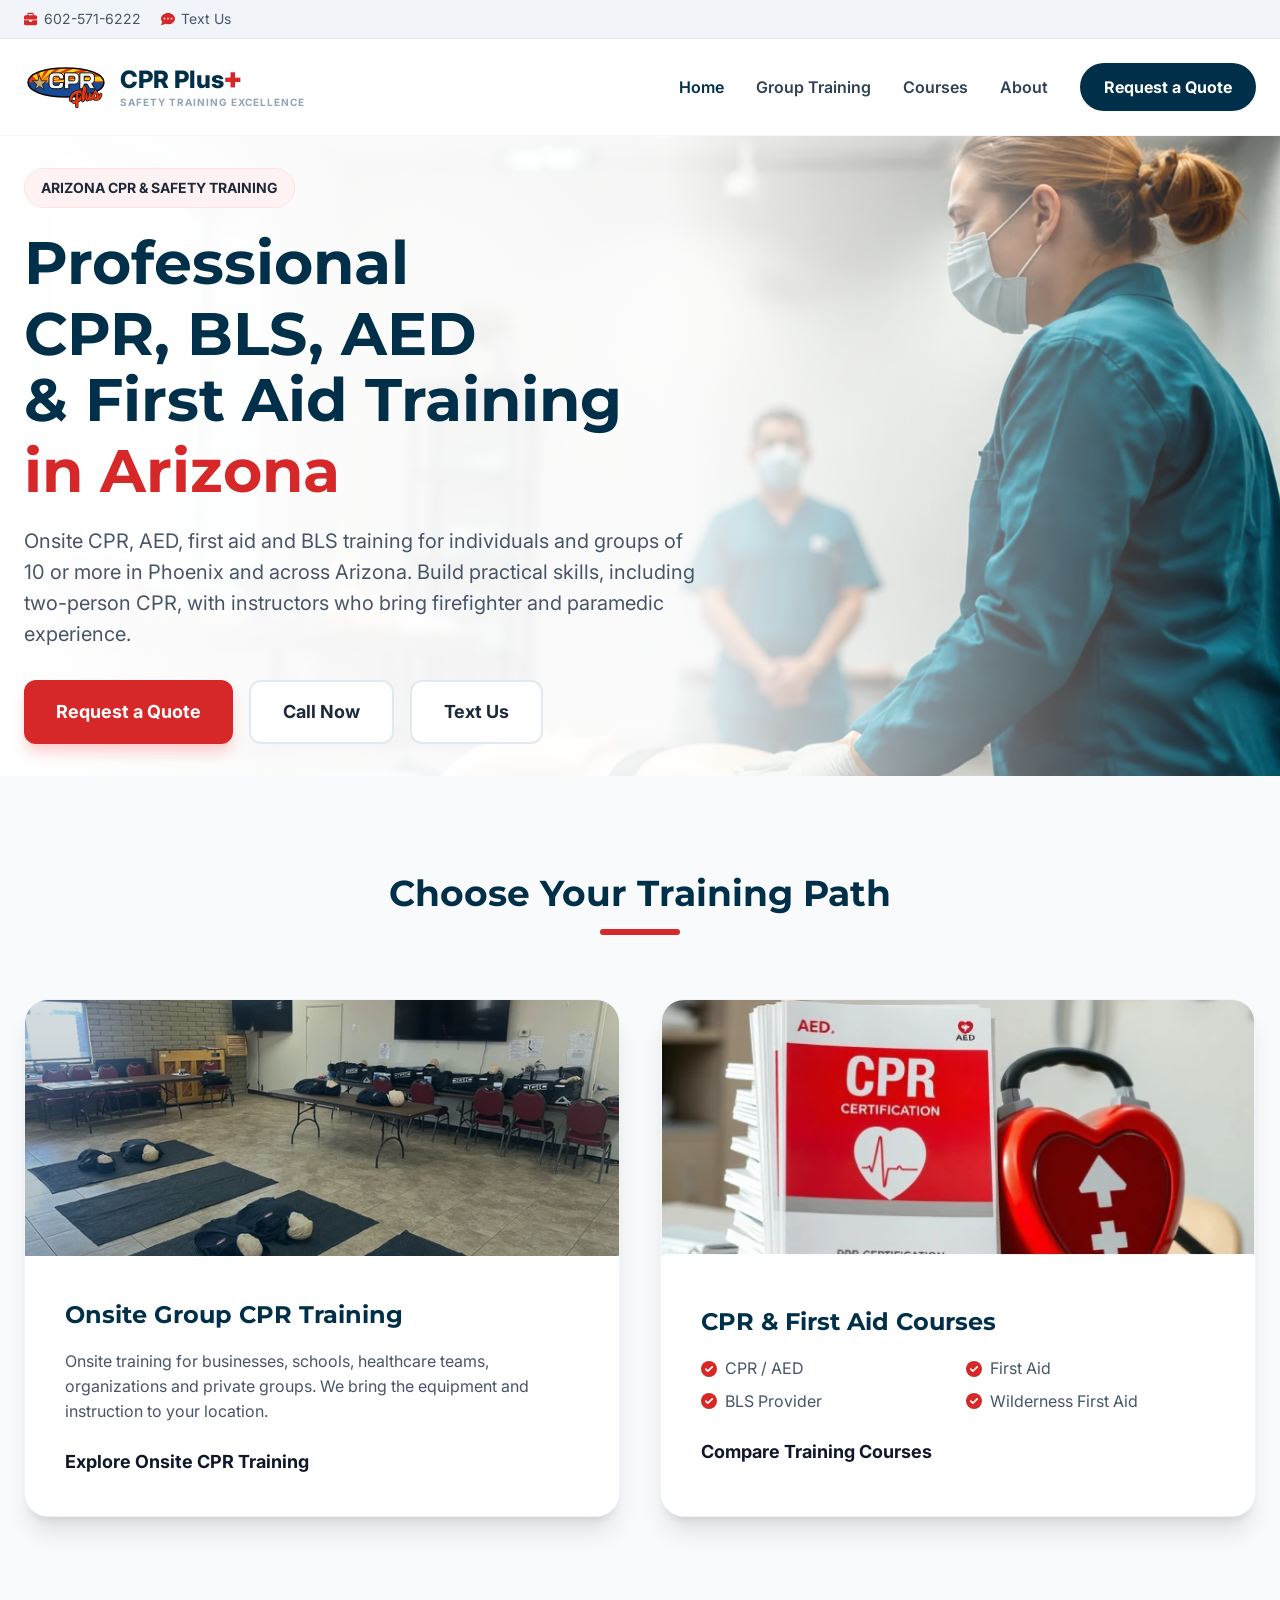
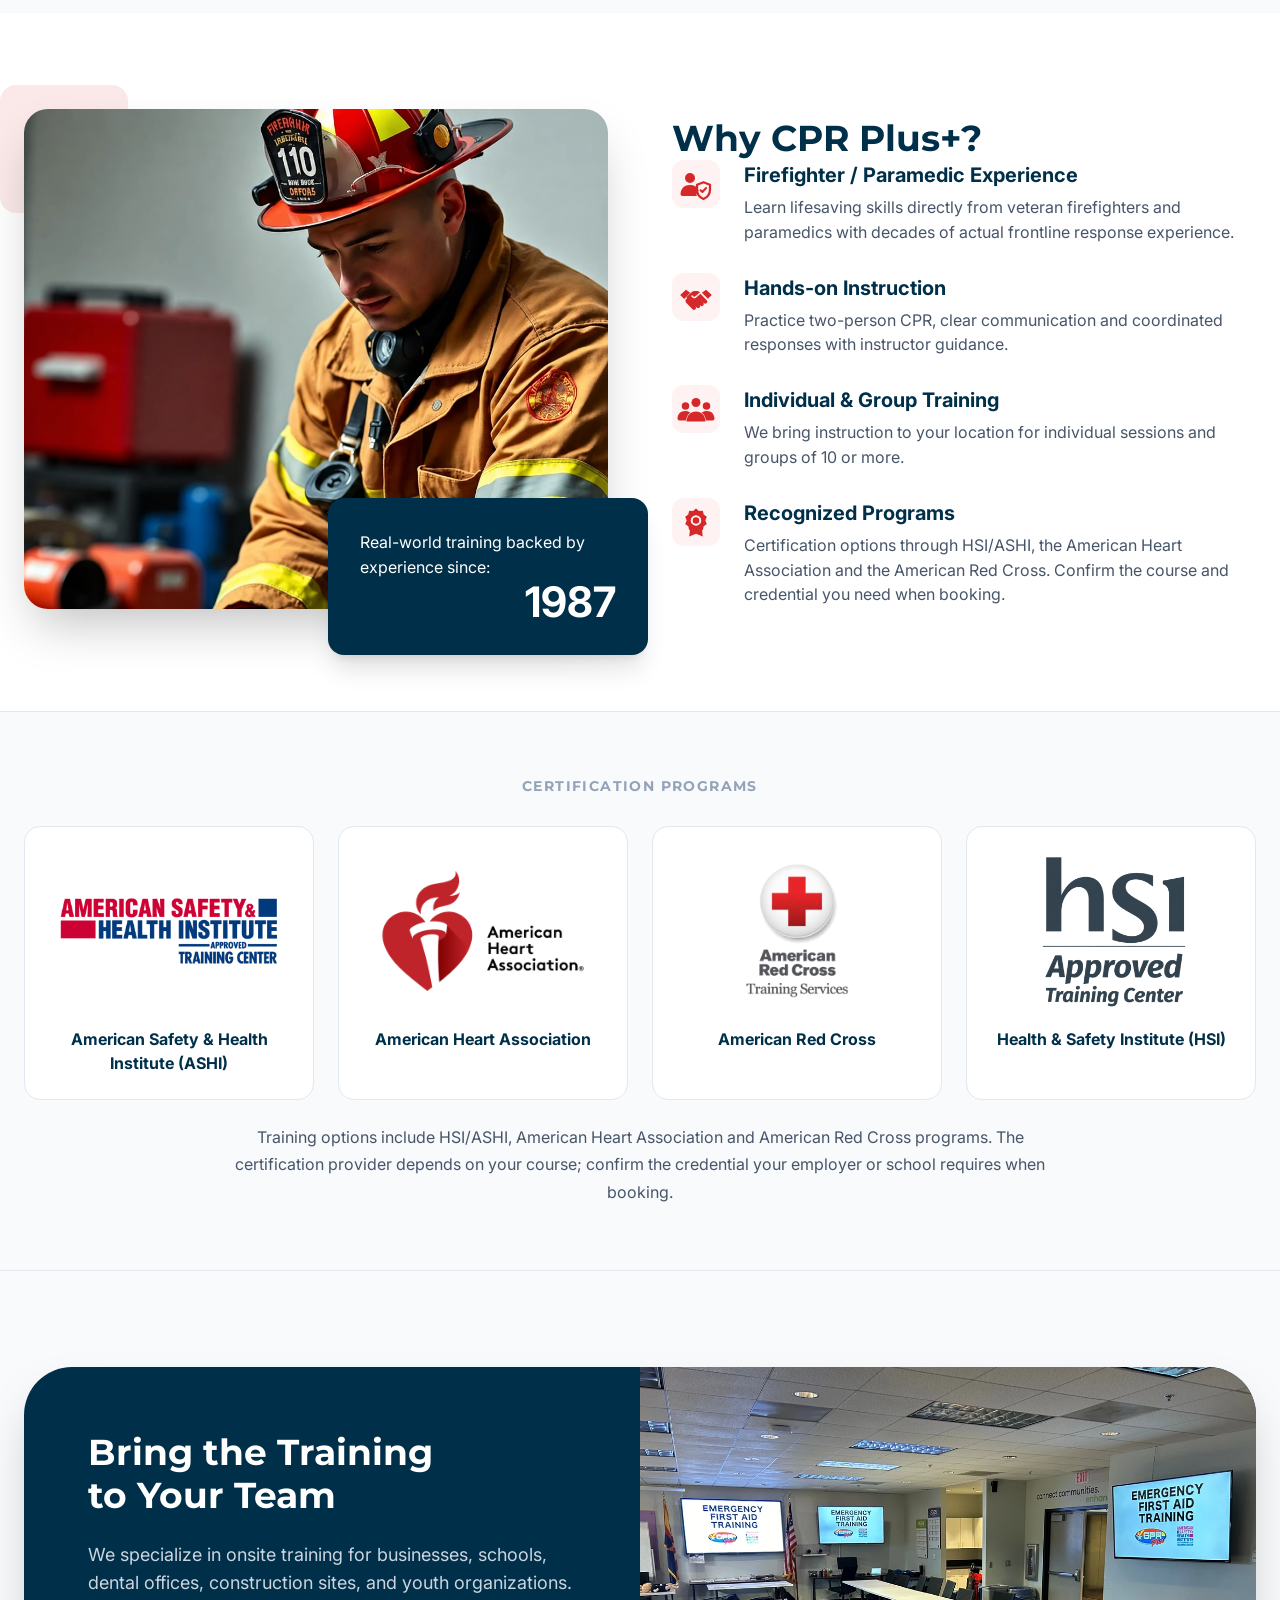
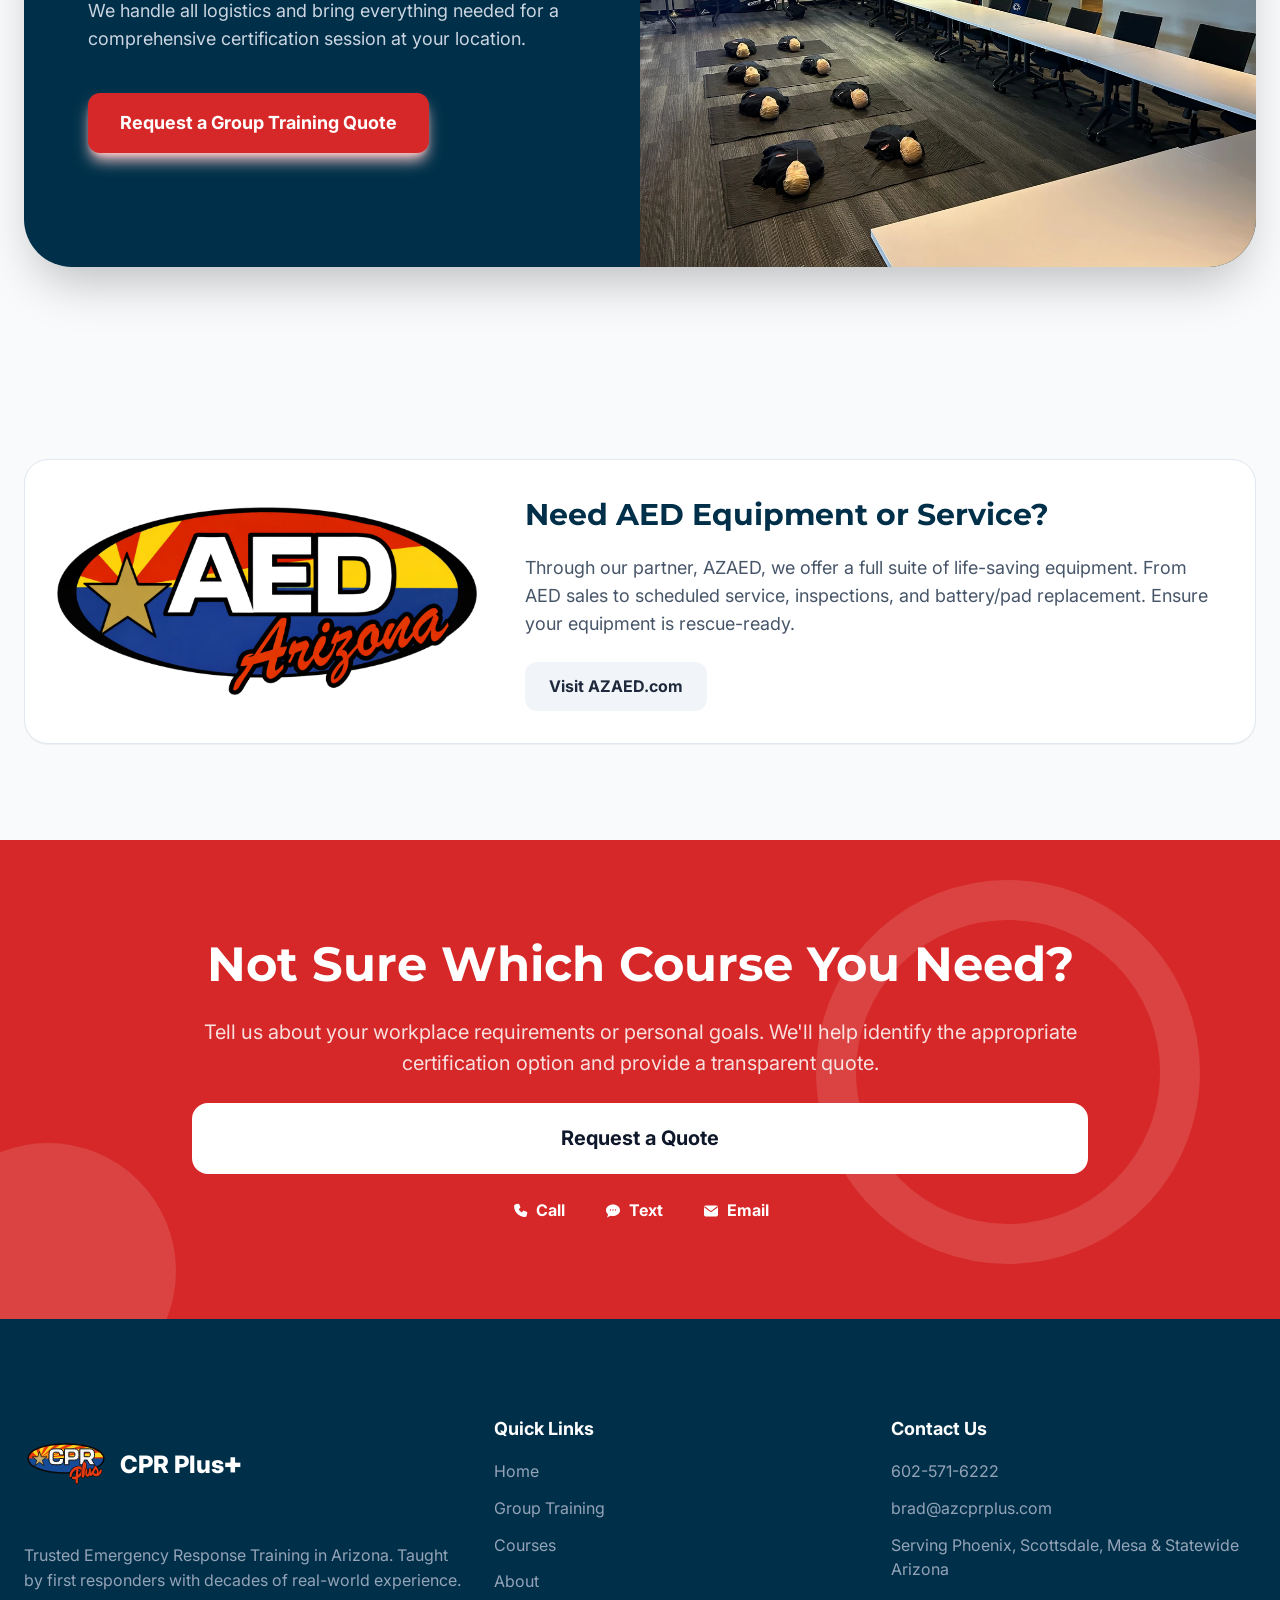
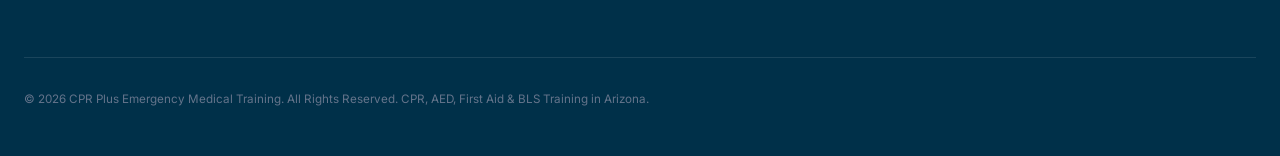
<file: index.html>
<!DOCTYPE html>
<html lang="en">

<head>
  <meta charset="UTF-8">
  <meta name="viewport" content="width=device-width, initial-scale=1.0">
  <title>CPR &amp; First Aid Training in Phoenix, AZ | CPR Plus+</title>
  <meta name="description"
    content="Onsite CPR training in Phoenix and Arizona for individuals and groups of 10+. Certification through HSI, American Heart Association and American Red Cross.">
  <meta name="robots" content="index, follow, max-image-preview:large">
  <link rel="canonical" href="https://azcprplus.com/">
  <meta property="og:type" content="website">
  <meta property="og:site_name" content="CPR Plus+">
  <meta property="og:title" content="CPR &amp; First Aid Training in Phoenix, AZ | CPR Plus+">
  <meta property="og:description"
    content="Onsite CPR training in Phoenix and Arizona for individuals and groups of 10+. Certification options from leading training organizations.">
  <meta property="og:url" content="https://azcprplus.com/">
  <meta property="og:image" content="https://azcprplus.com/img/cpr-plus-hero-home.webp">
  <meta property="og:image:alt" content="CPR Plus+ instructor leading CPR training in Arizona">
  <meta name="twitter:card" content="summary_large_image">
  <meta name="twitter:title" content="CPR &amp; First Aid Training in Phoenix, AZ | CPR Plus+">
  <meta name="twitter:description" content="Onsite CPR, AED, first aid and BLS training in Arizona.">
  <meta name="twitter:image" content="https://azcprplus.com/img/cpr-plus-hero-home.webp">
  <link rel="icon" type="image/svg+xml" href="img/cpr-plus-logo3.svg">
  <link rel="preconnect" href="https://fonts.googleapis.com">
  <link rel="preconnect" href="https://fonts.gstatic.com" crossorigin>
  <link
    href="https://fonts.googleapis.com/css2?family=Inter:wght@400;500;700;800&family=Montserrat:wght@700;800&display=swap"
    rel="stylesheet">
  <link rel="stylesheet" href="styles.css?v=20260914-certifications">
  <script type="application/ld+json">
  {
    "@context": "https://schema.org",
    "@graph": [
      {
        "@type": "WebSite",
        "@id": "https://azcprplus.com/#website",
        "url": "https://azcprplus.com/",
        "name": "CPR Plus+",
        "publisher": { "@id": "https://azcprplus.com/#business" },
        "inLanguage": "en-US"
      },
      {
        "@type": ["LocalBusiness", "EducationalOrganization"],
        "@id": "https://azcprplus.com/#business",
        "name": "CPR Plus+",
        "legalName": "CPR Plus Emergency Medical Training",
        "url": "https://azcprplus.com/",
        "logo": "https://azcprplus.com/img/cpr-plus-logo3.svg",
        "image": "https://azcprplus.com/img/cpr-plus-hero-home.webp",
        "telephone": "+1-602-571-6222",
        "description": "Onsite CPR, AED, first aid and BLS training for individuals and groups at customer-selected locations and workplaces.",
        "foundingDate": "1991",
        "founder": { "@type": "Person", "name": "Brad Leakey" },
        "areaServed": { "@type": "State", "name": "Arizona" },
        "knowsAbout": ["CPR training", "AED training", "First aid training", "Basic Life Support", "Two-person CPR"]
      }
    ]
  }
  </script>
</head>

<body>
  <header>
    <div class="topbar">
      <div class="container topbar-inner">
        <div class="topbar-left">
          <a href="tel:+16025716222" class="topbar-item"><img class="icon-svg" src="img/nav-phone.svg"
              alt="Phone">602-571-6222</a>
          <a href="sms:+16025716222" class="topbar-item"><img class="icon-svg" src="img/nav-text-us.svg"
              alt="Message">Text
            Us</a>
        </div>
        <div class="topbar-right">
          <!-- Facebook link reserved until CPR Plus+ provides its profile URL.
          <a href="https://www.facebook.com/" aria-label="Facebook"><img class="social-icon"
              src="img/social-facebook.svg" alt="Facebook"></a>
          -->
          <!-- Instagram link reserved until CPR Plus+ provides its profile URL.
          <a href="https://www.instagram.com/" aria-label="Instagram"><img class="social-icon"
              src="img/social-instagram.svg" alt="Instagram"></a>
          -->
          <!-- LinkedIn link reserved until CPR Plus+ provides its confirmed profile URL.
          <a href="https://www.linkedin.com/" aria-label="LinkedIn"><img class="social-icon"
              src="img/social-linkedin.svg" alt="LinkedIn"></a>
          -->
        </div>
      </div>
    </div>

    <nav class="nav nav-onsite">
      <div class="container nav-inner">
        <a class="brand" href="./">
          <span class="brand-mark"><img class="brand-icon" src="img/cpr-plus-logo3.svg" alt="Logo"></span>
          <span class="brand-text">
            <strong>CPR Plus<em>+</em></strong>
            <small>SAFETY TRAINING EXCELLENCE</small>
          </span>
        </a>
        <button class="nav-toggle" type="button" aria-label="Toggle navigation" aria-expanded="false">
          <span></span>
          <span></span>
          <span></span>
        </button>
        <div class="nav-onsite-right">
          <div class="nav-links">
            <a class="is-active" href="./">Home</a>
            <a href="group-training.html">Group Training</a>
            <a href="courses.html">Courses</a>
            <a href="about.html">About</a>
          </div>
          <a class="btn btn-pill btn-dark" href="about.html#quote-form">Request a Quote</a>
        </div>
      </div>
    </nav>
  </header>

  <main>
    <section class="hero">
      <img class="hero-bg" src="img/cpr-plus-hero-home.webp" alt="CPR training professionals"
        srcset="img/cpr-plus-hero-home-639w.webp 639w, img/cpr-plus-hero-home-1278w.webp 1278w, img/cpr-plus-hero-home.webp 1881w"
        sizes="(max-width: 760px) 1620px, (max-width: 1440px) 1440px, 100vw"
        width="1881" height="836" fetchpriority="high">
      <div class="hero-fade"></div>
      <div class="container">
        <div class="hero-content">
          <span class="badge">ARIZONA CPR & SAFETY TRAINING</span>
          <h1>
            <span class="headline-line">Professional</span>
            <span class="headline-line"><span class="headline-nowrap">CPR, BLS, AED</span> <span
                class="headline-nowrap">&amp; First Aid Training</span></span>
            <span class="headline-line"><span class="headline-nowrap">in</span> <span>Arizona</span></span>
          </h1>
          <p>Onsite CPR, AED, first aid and BLS training for individuals and groups of 10 or more in Phoenix and across Arizona.
            Build practical skills, including two-person CPR, with instructors who bring firefighter and paramedic experience.</p>
          <div class="cta-row">
            <a class="btn btn-red" href="about.html#quote-form">Request a Quote</a>
            <a class="btn btn-outline" href="tel:+16025716222">Call Now</a>
            <a class="btn btn-outline" href="sms:+16025716222">Text Us</a>
          </div>
        </div>
      </div>
    </section>

    <section class="training section-pad bg-soft">
      <div class="container">
        <div class="section-head">
          <h2>Choose Your Training Path</h2>
          <span class="accent-line"></span>
        </div>
        <div class="cards two-up">
          <article class="card">
            <div class="card-media card-media-dim">
              <img src="img/class_setup2.webp" alt="Onsite group CPR training"
                srcset="img/class_setup2-640w.webp 640w, img/class_setup2-1280w.webp 1280w, img/class_setup2.webp 2400w"
                sizes="(max-width: 760px) calc(100vw - 32px), (max-width: 1100px) calc(100vw - 48px), 640px"
                width="4032" height="3024" loading="lazy" decoding="async">
            </div>
            <div class="card-body">
              <h3>Onsite Group CPR Training</h3>
              <p>Onsite training for businesses, schools, healthcare teams, organizations and private groups. We bring
                the equipment and instruction to your location.</p>
              <a href="group-training.html" class="inline-link">Explore Onsite CPR Training</a>
            </div>
          </article>
          <article class="card">
            <img src="img/courses-offered-cpr-aed.webp" alt="Courses and CPR certification"
              width="596" height="260" loading="lazy" decoding="async">
            <div class="card-body">
              <h3>CPR &amp; First Aid Courses</h3>
              <ul class="course-list">
                <li><img class="bullet-icon" src="img/checkmark.svg" alt="">CPR / AED
                </li>
                <li><img class="bullet-icon" src="img/checkmark.svg" alt="">First Aid
                </li>
                <li><img class="bullet-icon" src="img/checkmark.svg" alt="">BLS
                  Provider</li>
                <li><img class="bullet-icon" src="img/checkmark.svg" alt="">Wilderness
                  First Aid</li>
              </ul>
              <a href="courses.html" class="inline-link">Compare Training Courses</a>
            </div>
          </article>
        </div>
      </div>
    </section>

    <section class="why section-pad">
      <div class="container two-col">
        <div class="why-image-wrap">
          <div class="shape"></div>
          <img class="why-image" src="img/firefighter-instructor.webp" alt="Firefighter instructor"
            srcset="img/firefighter-instructor-630w.webp 630w, img/firefighter-instructor.webp 1350w"
            sizes="(max-width: 760px) 760px, (max-width: 1100px) calc(100vw - 48px), 760px"
            width="1350" height="930" loading="lazy" decoding="async">
          <div class="experience-box">
            <span>Real-world training backed by experience since:</span>
            <strong>1987</strong>
          </div>
        </div>
        <div class="why-content">
          <h2>Why CPR Plus+?</h2>
          <ul class="feature-list">
            <li><img class="feature-icon" src="img/why-icon-professional-experience.svg" alt=""><strong>Firefighter /
                Paramedic
                Experience</strong>Learn lifesaving skills directly from veteran
              firefighters and paramedics with decades of actual frontline response experience.</li>
            <li><img class="feature-icon" src="img/why-icon-hands-on-instruction.svg" alt=""><strong>Hands-on
                Instruction</strong>Practice two-person CPR, clear communication and coordinated responses with
              instructor guidance.</li>
            <li><img class="feature-icon" src="img/why-icon-group-specialists.svg" alt=""><strong>Individual &amp; Group
                Training</strong>We bring instruction to your location for individual sessions and groups of 10 or more.</li>
            <li><img class="feature-icon" src="img/why-icon-recognized-certifications.svg" alt=""><strong>Recognized
                Programs</strong>Certification options through HSI/ASHI, the American Heart Association and the American Red Cross.
              Confirm the course and credential you need when booking.</li>
          </ul>
        </div>
      </div>
    </section>

    <section class="logos section-tight bg-soft border-y" aria-labelledby="certification-programs-title">
      <div class="container">
        <h2 class="eyebrow" id="certification-programs-title">Certification Programs</h2>
        <div class="logo-row">
          <figure class="certification-program">
            <img src="img/ahi_training.webp" alt="American Safety &amp; Health Institute approved training center"
              width="800" height="320" loading="lazy" decoding="async">
            <figcaption>American Safety &amp; Health Institute (ASHI)</figcaption>
          </figure>
          <figure class="certification-program">
            <img src="img/american-heart-association-training.webp" alt="American Heart Association"
              width="600" height="360" loading="lazy" decoding="async">
            <figcaption>American Heart Association</figcaption>
          </figure>
          <figure class="certification-program">
            <img src="img/arc_traiing.webp" alt="American Red Cross Training Services"
              width="800" height="800" loading="lazy" decoding="async">
            <figcaption>American Red Cross</figcaption>
          </figure>
          <figure class="certification-program">
            <img src="img/hsi_training.webp" alt="HSI approved training center"
              width="800" height="600" loading="lazy" decoding="async">
            <figcaption>Health &amp; Safety Institute (HSI)</figcaption>
          </figure>
        </div>
        <p class="certification-note">Training options include HSI/ASHI, American Heart Association and American Red Cross
          programs. The certification provider depends on your course; confirm the credential your employer or school requires when booking.</p>
      </div>
    </section>

    <section class="team-cta section-pad bg-soft">
      <div class="container cta-slab">
        <div class="slab-copy">
          <h2>Bring the Training<br>to Your Team</h2>
          <p>We specialize in onsite training for businesses, schools, dental offices, construction sites, and youth
            organizations. We handle all logistics and bring everything needed for a comprehensive certification session
            at your location.</p>
          <a class="btn btn-red" href="group-training.html#quote-form">Request a Group Training Quote</a>
        </div>
        <img class="slab-image" src="img/class_setup.webp" alt="Corporate group CPR training"
          srcset="img/class_setup-640w.webp 640w, img/class_setup-1280w.webp 1280w, img/class_setup.webp 2400w"
          sizes="(max-width: 760px) max(350px, calc(100vw - 32px)), (max-width: 1100px) calc(100vw - 48px), 670px"
          width="4032" height="3024" loading="lazy" decoding="async">
      </div>
    </section>

    <section class="aed section-pad bg-soft">
      <div class="container aed-card">
        <div class="aed-logo"><img src="img/aed_arizona_logo.webp" alt="AZAED icon"
          width="1291" height="578" loading="lazy" decoding="async"></div>
        <div class="aed-copy">
          <h3>Need AED Equipment or Service?</h3>
          <p>Through our partner, AZAED, we offer a full suite of life-saving equipment. From AED sales to scheduled
            service, inspections, and battery/pad replacement. Ensure your equipment is rescue-ready.</p>
          <a class="btn btn-soft" href="https://azaed.com/">Visit AZAED.com</a>
        </div>
      </div>
    </section>

    <section class="bottom-cta">
      <div class="orb orb-a"></div>
      <div class="orb orb-b"></div>
      <div class="container bottom-cta-content">
        <h2>Not Sure Which Course You Need?</h2>
        <p>Tell us about your workplace requirements or personal goals. We'll help identify the appropriate
          certification option and provide a transparent quote.</p>
        <a class="btn btn-light" href="about.html#quote-form">Request a Quote</a>
        <div class="contact-inline">
          <a href="tel:+16025716222"><img class="contact-icon" src="img/contact-icon-phone.svg" alt="Call">Call</a>
          <a href="sms:+16025716222"><img class="contact-icon" src="img/contact-icon-text.svg" alt="Text">Text</a>
          <a href="mailto:brad@azcprplus.com"><img class="contact-icon" src="img/contact-icon-email.svg"
              alt="Email">Email</a>
        </div>
      </div>
    </section>
  </main>

  <footer class="footer">
    <div class="container footer-grid">
      <div>
        <a class="brand footer-brand" href="./">
          <span class="brand-mark"><img class="brand-icon" src="img/cpr-plus-logo3.svg" alt="Logo"></span>
          <span class="brand-text"><strong>CPR Plus<em>+</em></strong></span>
        </a>
        <p>Trusted Emergency Response Training in Arizona. Taught by first responders with decades of
          real-world experience.</p>
      </div>
      <div>
        <h4>Quick Links</h4>
        <ul>
          <li><a href="./">Home</a></li>
          <li><a href="group-training.html">Group Training</a></li>
          <li><a href="courses.html">Courses</a></li>
          <li><a href="about.html">About</a></li>
        </ul>
      </div>
      <div>
        <h4>Contact Us</h4>
        <ul>
          <li>602-571-6222</li>
          <li>brad@azcprplus.com</li>
          <li>Serving Phoenix, Scottsdale, Mesa &amp; Statewide Arizona</li>
        </ul>
      </div>
    </div>
    <div class="container foot-bottom">
      <small>© 2026 CPR Plus Emergency Medical Training. All Rights Reserved. CPR, AED, First Aid &amp; BLS Training in Arizona.</small>
      <!-- Legal-page links reserved until approved Privacy Policy and Terms pages are supplied.
      <div><a href="privacy.html">Privacy Policy</a><a href="terms.html">Terms of Service</a></div>
      -->
    </div>
  </footer>
  <script>
    (() => {
      const setupNav = (nav) => {
        const toggle = nav.querySelector('.nav-toggle');
        const panel = nav.querySelector('.nav-onsite-right');
        if (!toggle || !panel) {
          return;
        }

        const close = () => {
          nav.classList.remove('nav-open');
          toggle.setAttribute('aria-expanded', 'false');
        };

        toggle.addEventListener('click', () => {
          const open = nav.classList.toggle('nav-open');
          toggle.setAttribute('aria-expanded', open ? 'true' : 'false');
        });

        nav.querySelectorAll('.nav-links a, .nav-onsite-right .btn').forEach((link) => {
          link.addEventListener('click', close);
        });

        window.addEventListener('resize', () => {
          if (window.innerWidth > 760) {
            close();
          }
        });

        document.addEventListener('keydown', (event) => {
          if (event.key === 'Escape') {
            close();
          }
        });
      };

      document.querySelectorAll('.nav').forEach(setupNav);
    })();
  </script>
</body>

</html>
</file>
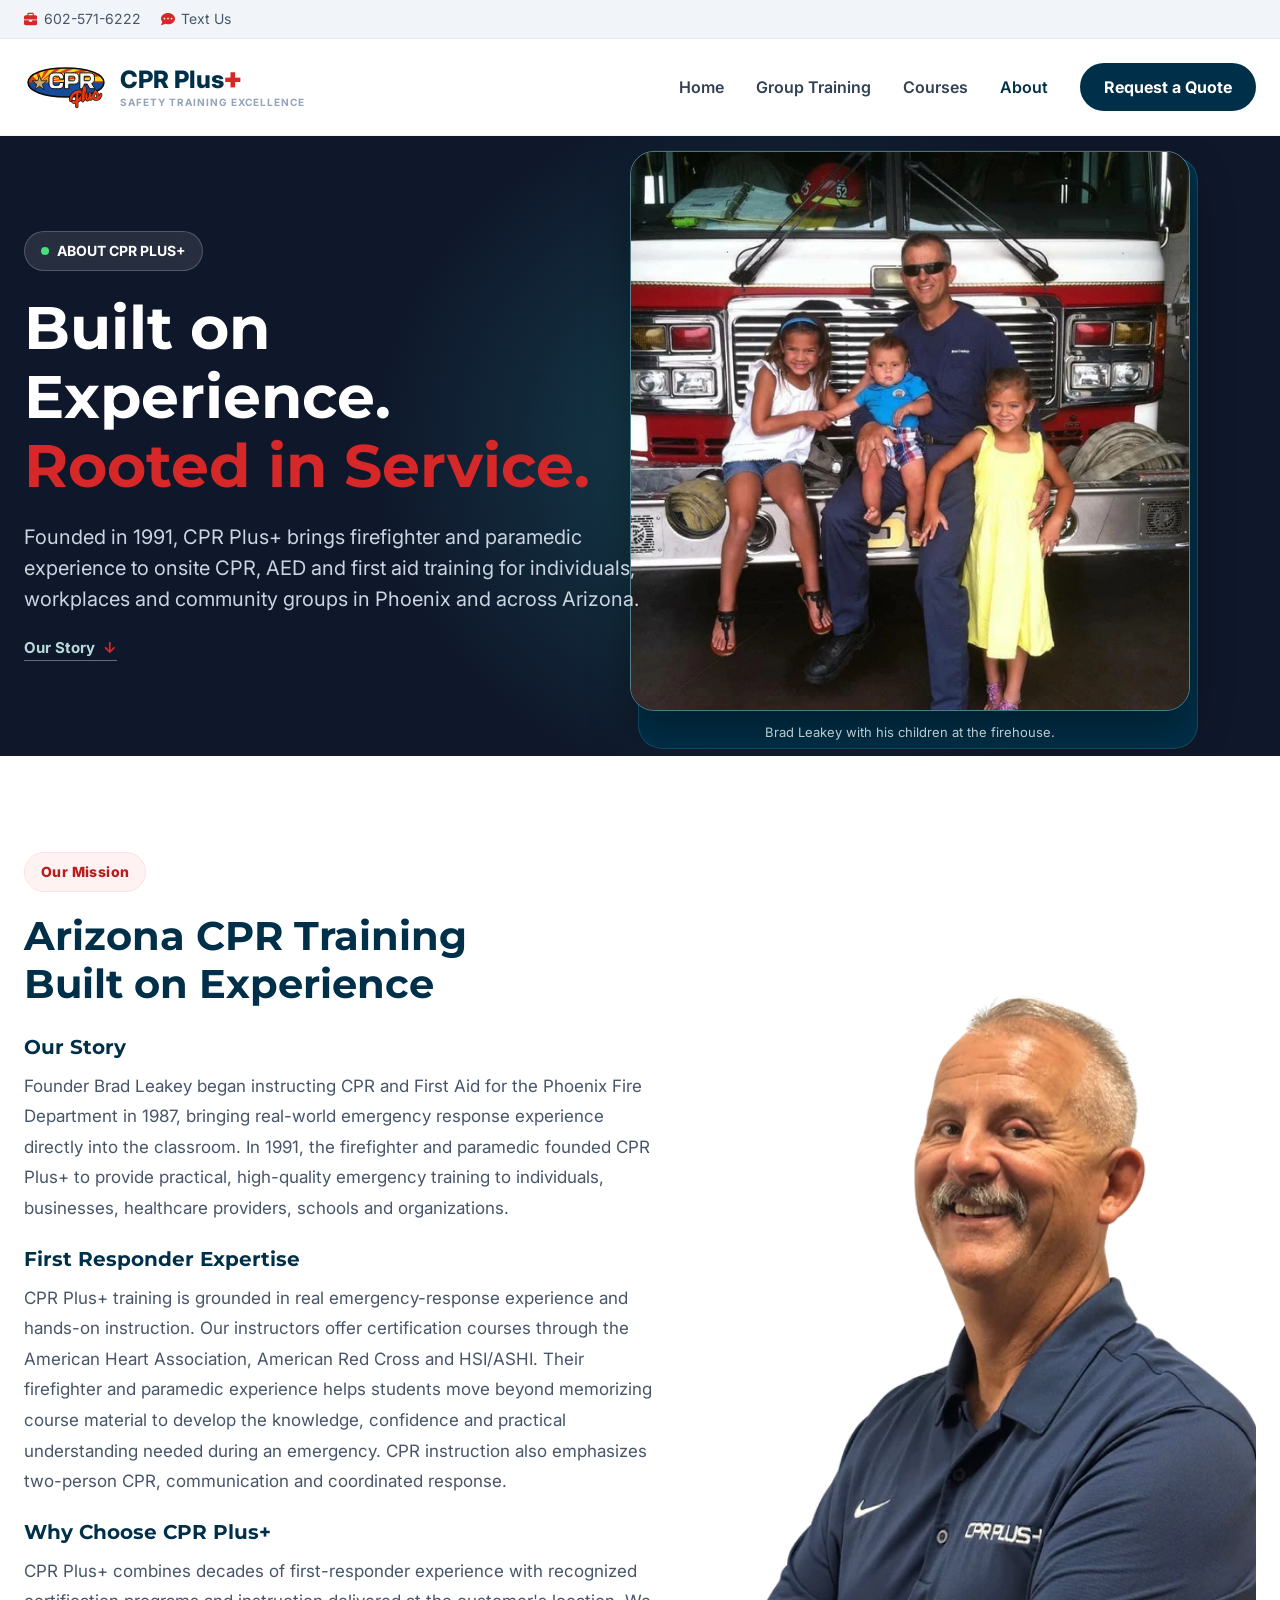
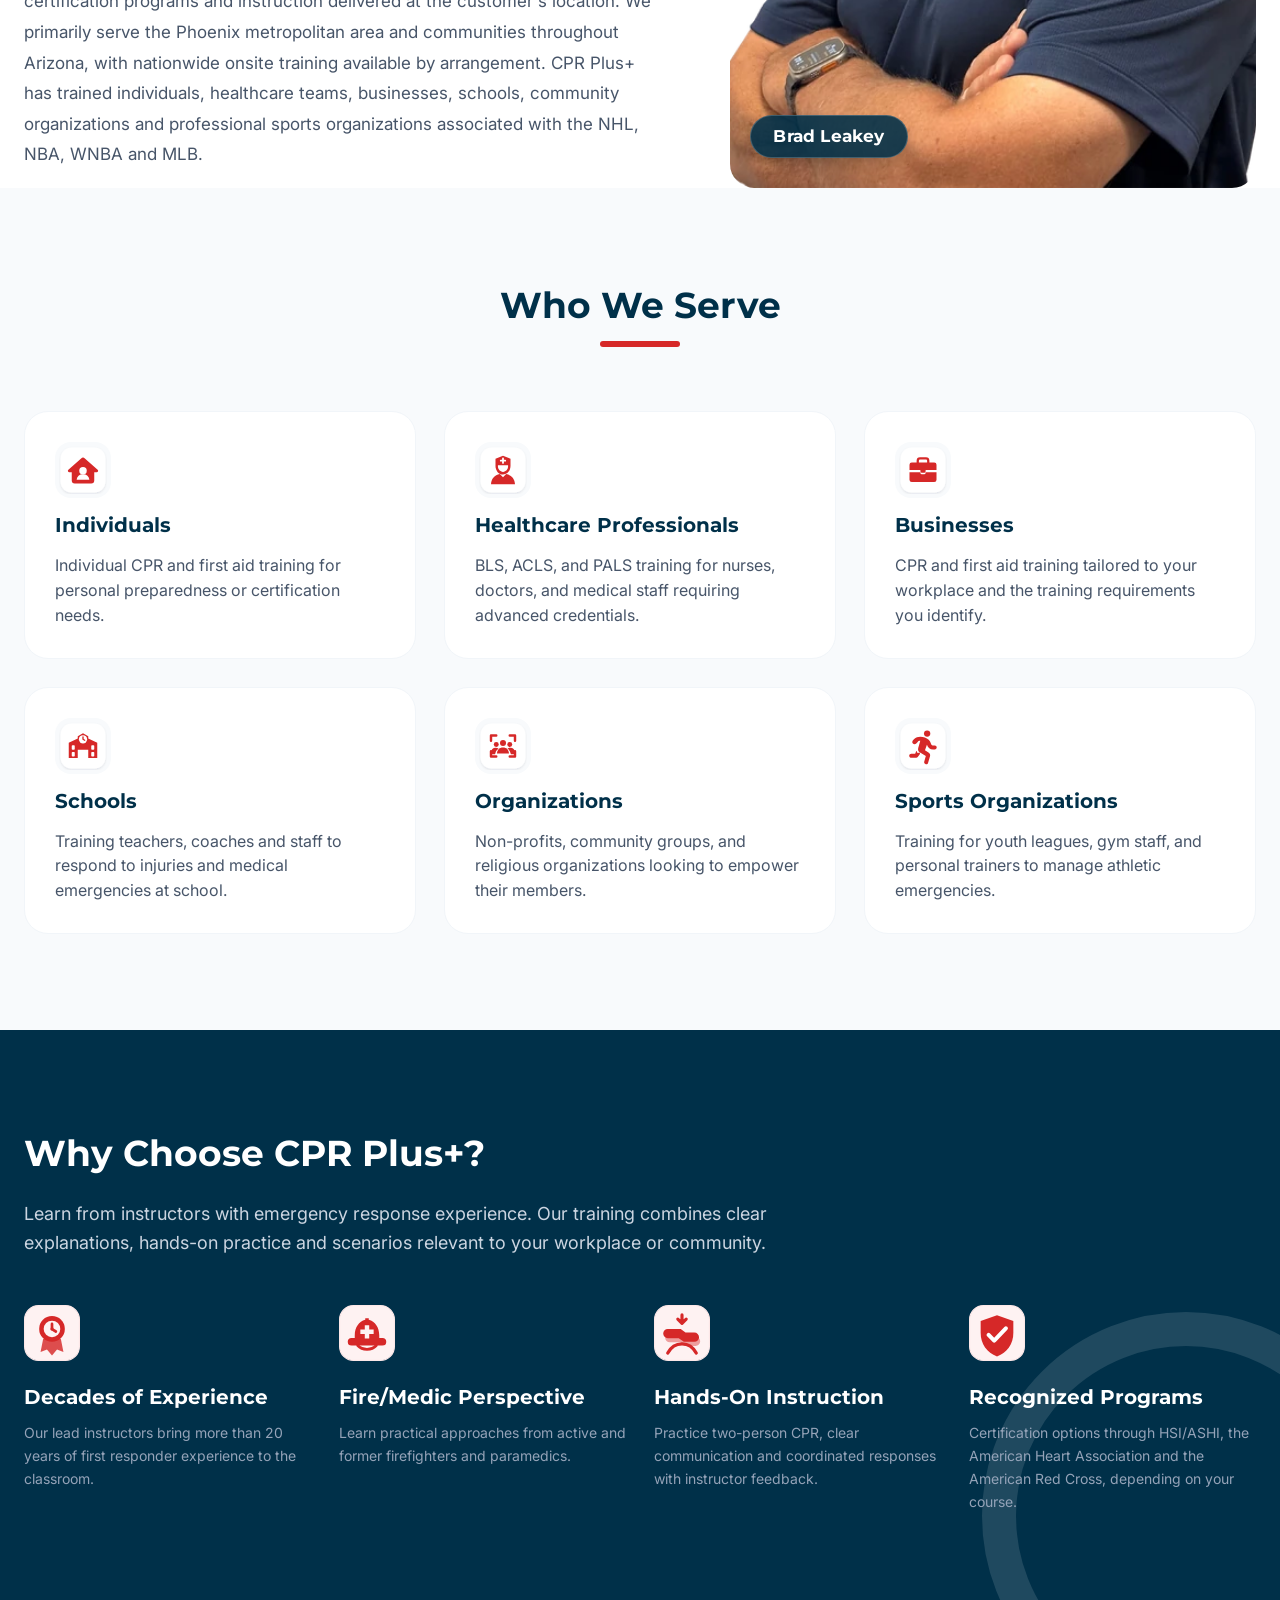
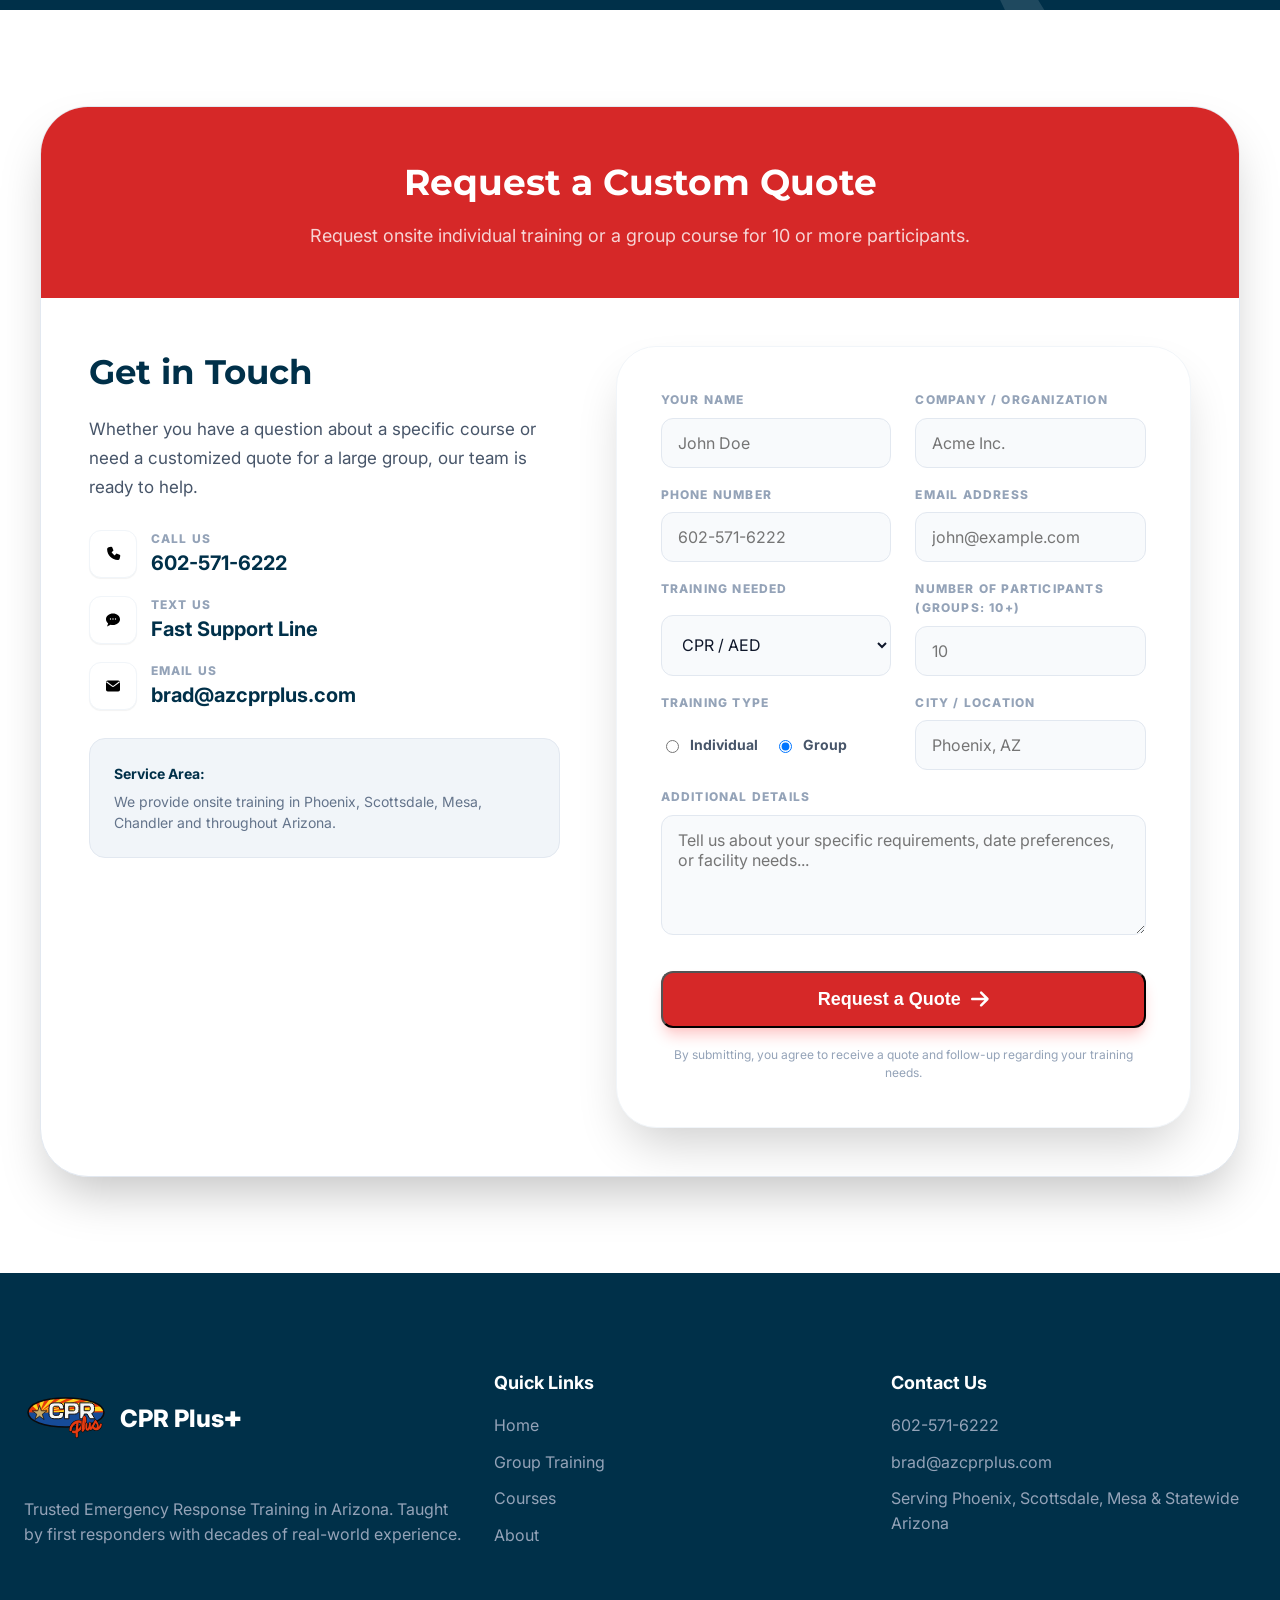
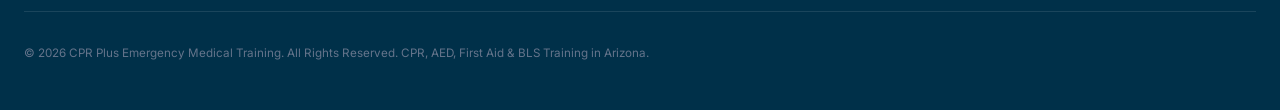
<file: about.html>
<!DOCTYPE html>
<html lang="en">

<head>
  <meta charset="UTF-8">
  <meta name="viewport" content="width=device-width, initial-scale=1.0">
  <title>About CPR Plus+ | Arizona CPR Training Since 1991</title>
  <meta name="description"
    content="Meet CPR Plus+, founded in 1991. Onsite training for individuals and groups, with certification through HSI, American Heart Association and American Red Cross.">
  <meta name="robots" content="index, follow, max-image-preview:large">
  <link rel="canonical" href="https://azcprplus.com/about">
  <meta property="og:type" content="website">
  <meta property="og:site_name" content="CPR Plus+">
  <meta property="og:title" content="About CPR Plus+ | Arizona CPR Training Since 1991">
  <meta property="og:description" content="Meet the experienced first responders behind CPR Plus+ and its onsite Arizona training.">
  <meta property="og:url" content="https://azcprplus.com/about">
  <meta property="og:image" content="https://azcprplus.com/img/brad-leakey-family-firehouse.webp">
  <meta property="og:image:alt" content="CPR Plus+ founder Brad Leakey and family at a firehouse">
  <meta name="twitter:card" content="summary_large_image">
  <meta name="twitter:title" content="About CPR Plus+ | Arizona CPR Training Since 1991">
  <meta name="twitter:description" content="Experienced onsite CPR and first aid training for individuals and groups in Arizona.">
  <meta name="twitter:image" content="https://azcprplus.com/img/brad-leakey-family-firehouse.webp">
  <link rel="icon" type="image/svg+xml" href="img/cpr-plus-logo3.svg">
  <link rel="preconnect" href="https://fonts.googleapis.com">
  <link rel="preconnect" href="https://fonts.gstatic.com" crossorigin>
  <link
    href="https://fonts.googleapis.com/css2?family=Inter:wght@400;500;700;800&family=Montserrat:wght@700;800&display=swap"
    rel="stylesheet">
  <link rel="stylesheet" href="styles.css?v=20260914-certifications">
  <script type="application/ld+json">
  {
    "@context": "https://schema.org",
    "@graph": [
      {
        "@type": "AboutPage",
        "@id": "https://azcprplus.com/about#webpage",
        "url": "https://azcprplus.com/about",
        "name": "About CPR Plus+",
        "about": { "@id": "https://azcprplus.com/#business" },
        "isPartOf": { "@id": "https://azcprplus.com/#website" },
        "inLanguage": "en-US"
      },
      {
        "@type": "BreadcrumbList",
        "itemListElement": [
          { "@type": "ListItem", "position": 1, "name": "Home", "item": "https://azcprplus.com/" },
          { "@type": "ListItem", "position": 2, "name": "About", "item": "https://azcprplus.com/about" }
        ]
      }
    ]
  }
  </script>
</head>

<body>
  <header>
    <div class="topbar">
      <div class="container topbar-inner">
        <div class="topbar-left">
          <a href="tel:+16025716222" class="topbar-item"><img class="icon-svg" src="img/nav-phone.svg"
              alt="Phone">602-571-6222</a>
          <a href="sms:+16025716222" class="topbar-item"><img class="icon-svg" src="img/nav-text-us.svg"
              alt="Message">Text Us</a>
        </div>
        <div class="topbar-right">
          <!-- Facebook link reserved until CPR Plus+ provides its profile URL.
          <a href="https://www.facebook.com/" aria-label="Facebook"><img class="social-icon"
              src="img/social-facebook.svg" alt="Facebook"></a>
          -->
          <!-- Instagram link reserved until CPR Plus+ provides its profile URL.
          <a href="https://www.instagram.com/" aria-label="Instagram"><img class="social-icon"
              src="img/social-instagram.svg" alt="Instagram"></a>
          -->
          <!-- LinkedIn link reserved until CPR Plus+ provides its confirmed profile URL.
          <a href="https://www.linkedin.com/" aria-label="LinkedIn"><img class="social-icon"
              src="img/social-linkedin.svg" alt="LinkedIn"></a>
          -->
        </div>
      </div>
    </div>

    <nav class="nav nav-onsite">
      <div class="container nav-inner">
        <a class="brand" href="./">
          <span class="brand-mark"><img class="brand-icon" src="img/cpr-plus-logo3.svg" alt="Logo"></span>
          <span class="brand-text">
            <strong>CPR Plus<em>+</em></strong>
            <small>SAFETY TRAINING EXCELLENCE</small>
          </span>
        </a>
        <button class="nav-toggle" type="button" aria-label="Toggle navigation" aria-expanded="false">
          <span></span>
          <span></span>
          <span></span>
        </button>
        <div class="nav-onsite-right">
          <div class="nav-links">
            <a href="./">Home</a>
            <a href="group-training.html">Group Training</a>
            <a href="courses.html">Courses</a>
            <a class="is-active" href="about.html">About</a>
          </div>
          <a class="btn btn-pill btn-dark" href="#quote-form">Request a Quote</a>
        </div>
      </div>
    </nav>
  </header>

  <main class="contact-page">
    <section class="contact-hero onsite-hero about-hero">
      <figure class="about-hero-visual">
        <img class="onsite-hero-bg" src="img/brad-leakey-family-firehouse.webp"
          alt="Brad Leakey with his children in front of a fire engine"
          srcset="img/brad-leakey-family-firehouse-640w.webp 640w, img/brad-leakey-family-firehouse.webp 960w"
          sizes="(max-width: 760px) calc(100vw - 32px), (max-width: 1077px) 52vw, 560px"
          width="960" height="960" fetchpriority="high">
        <figcaption>Brad Leakey with his children at the firehouse.</figcaption>
      </figure>
      <div class="onsite-hero-overlay"></div>
      <div class="container">
        <div class="onsite-hero-content">
          <div class="onsite-chip"><span></span>ABOUT CPR PLUS+</div>
          <h1>Built on Experience.<br><span>Rooted in Service.</span></h1>
          <p>Founded in 1991, CPR Plus+ brings firefighter and paramedic experience to onsite CPR, AED and first aid
            training for individuals, workplaces and community groups in Phoenix and across Arizona.</p>
          <a class="about-story-link" href="#mission">Our Story <span aria-hidden="true">↓</span></a>
        </div>
      </div>
    </section>

    <section class="mission section-pad" id="mission">
      <div class="container mission-grid">
        <div>
          <span class="mission-chip">Our Mission</span>
          <h2>Arizona CPR Training<br>Built on Experience</h2>
          <h3>Our Story</h3>
          <p>Founder Brad Leakey began instructing CPR and First Aid for the Phoenix Fire Department in 1987, bringing
            real-world emergency response experience directly into the classroom. In 1991, the firefighter and
            paramedic founded CPR Plus+ to provide practical, high-quality emergency training to individuals,
            businesses, healthcare providers, schools and organizations.</p>
          <h3>First Responder Expertise</h3>
          <p>CPR Plus+ training is grounded in real emergency-response experience and hands-on instruction. Our
            instructors offer certification courses through the American Heart Association, American Red Cross and
            HSI/ASHI. Their firefighter and paramedic experience helps students move beyond memorizing course material
            to develop the knowledge, confidence and practical understanding needed during an emergency. CPR
            instruction also emphasizes two-person CPR, communication and coordinated response.</p>
          <h3>Why Choose CPR Plus+</h3>
          <p>CPR Plus+ combines decades of first-responder experience with recognized certification programs and
            instruction delivered at the customer's location. We primarily serve the Phoenix metropolitan area and
            communities throughout Arizona, with nationwide onsite training available by arrangement. CPR Plus+ has
            trained individuals, healthcare teams, businesses, schools, community organizations and professional sports
            organizations associated with the NHL, NBA, WNBA and MLB.</p>
        </div>
        <div class="mission-media">
          <img src="img/Rob Leaky.webp" alt="Firefighter instructor teaching CPR"
            srcset="img/Rob%20Leaky-639w.webp 639w, img/Rob%20Leaky-1281w.webp 1281w, img/Rob%20Leaky.webp 1800w"
            sizes="(max-width: 452px) calc(100vw - 32px), (max-width: 760px) 420px, (max-width: 1100px) 520px, 550px"
            width="3024" height="4032" loading="lazy" decoding="async">
          <div class="mission-name-tag">Brad Leakey</div>
        </div>
      </div>
    </section>

    <section class="serve section-pad bg-soft">
      <div class="container">
        <div class="section-head onsite-head">
          <h2>Who We Serve</h2>
          <span class="accent-line"></span>
        </div>
        <div class="serve-grid">
          <article><span><img src="img/who-we-serve-individuals.svg" alt=""></span>
            <h3>Individuals</h3>
            <p>Individual CPR and first aid training for personal preparedness or certification needs.</p>
          </article>
          <article><span><img src="img/who-we-serve-healthcare-professionals.svg" alt=""></span>
            <h3>Healthcare Professionals</h3>
            <p>BLS, ACLS, and PALS training for nurses, doctors, and medical staff requiring advanced credentials.</p>
          </article>
          <article><span><img src="img/who-we-serve-businesses.svg" alt=""></span>
            <h3>Businesses</h3>
            <p>CPR and first aid training tailored to your workplace and the training requirements you identify.</p>
          </article>
          <article><span><img src="img/who-we-serve-schools.svg" alt=""></span>
            <h3>Schools</h3>
            <p>Training teachers, coaches and staff to respond to injuries and medical emergencies at school.</p>
          </article>
          <article><span><img src="img/who-we-serve-organizations.svg" alt=""></span>
            <h3>Organizations</h3>
            <p>Non-profits, community groups, and religious organizations looking to empower their members.</p>
          </article>
          <article><span><img src="img/who-we-serve-sports-organizations.svg" alt=""></span>
            <h3>Sports Organizations</h3>
            <p>Training for youth leagues, gym staff, and personal trainers to manage athletic emergencies.</p>
          </article>
        </div>
      </div>
    </section>

    <section class="choose section-pad">
      <div class="container">
        <h2>Why Choose CPR Plus+?</h2>
        <p>Learn from instructors with emergency response experience. Our training combines clear explanations,
          hands-on practice and scenarios relevant to your workplace or community.</p>
        <div class="choose-grid">
          <article><img src="img/about-why-decades-experience-upgraded.svg" alt="">
            <h3>Decades of Experience</h3>
            <p>Our lead instructors bring more than 20 years of first responder experience to the classroom.</p>
          </article>
          <article><img src="img/about-why-fire-medic-perspective-upgraded.svg" alt="">
            <h3>Fire/Medic Perspective</h3>
            <p>Learn practical approaches from active and former firefighters and paramedics.</p>
          </article>
          <article><img src="img/about-why-hands-on-instruction-upgraded.svg" alt="">
            <h3>Hands-On Instruction</h3>
            <p>Practice two-person CPR, clear communication and coordinated responses with instructor feedback.</p>
          </article>
          <article><img src="img/about-why-recognized-programs-upgraded.svg" alt="">
            <h3>Recognized Programs</h3>
            <p>Certification options through HSI/ASHI, the American Heart Association and the American Red Cross, depending on your course.</p>
          </article>
        </div>
      </div>
    </section>

    <section class="touch section-pad" id="quote-form">
      <div class="container touch-wrap">
        <div class="touch-top">
          <h2>Request a Custom Quote</h2>
          <p>Request onsite individual training or a group course for 10 or more participants.</p>
        </div>

        <div class="touch-grid">
          <aside class="touch-left">
            <h2>Get in Touch</h2>
            <p>Whether you have a question about a specific course or need a customized quote for a large group, our
              team
              is ready to help.</p>
            <ul>
              <li><span><img src="img/contact-icon-phone.svg" alt=""></span>
                <div><small>Call Us</small><strong>602-571-6222</strong></div>
              </li>
              <li><span><img src="img/contact-icon-text.svg" alt=""></span>
                <div><small>Text Us</small><strong>Fast Support Line</strong></div>
              </li>
              <li><span><img src="img/contact-icon-email.svg" alt=""></span>
                <div><small>Email Us</small><strong>brad@azcprplus.com</strong></div>
              </li>
            </ul>
            <div class="service-area">
              <h5>Service Area:</h5>
              <p>We provide onsite training in Phoenix, Scottsdale, Mesa, Chandler and throughout Arizona.</p>
            </div>
          </aside>

          <form class="touch-form" action="https://icy-band-8870.lukegprovost2.workers.dev/api/contact" method="POST">
            <div class="form-status" aria-live="polite"></div>
            <div class="field-row">
              <label class="field"><span>Your Name</span><input type="text" name="name" placeholder="John Doe"></label>
              <label class="field"><span>Company / Organization</span><input type="text" name="organization"
                  placeholder="Acme Inc."></label>
            </div>
            <div class="field-row">
              <label class="field"><span>Phone Number</span><input type="tel" name="phone"
                  placeholder="602-571-6222"></label>
              <label class="field"><span>Email Address</span><input type="email" name="email"
                  placeholder="john@example.com"></label>
            </div>
            <div class="field-row">
              <label class="field"><span>Training Needed</span><select name="training_needed">
                  <option>CPR / AED</option>
                  <option>First Aid</option>
                  <option>CPR + First Aid</option>
                  <option>BLS</option>
                  <option>Wilderness Training &amp; Certification</option>
                  <option>ACLS Training</option>
                  <option>PALS Training</option>
                  <option>High-Performance CPR</option>
                  <option>Medical Scenarios</option>
                  <option>Stop the Bleed</option>
                  <option>HP Bleeding Control</option>
                  <option>Narcan Admin</option>
                  <option>Crisis De-Escalation</option>
                </select></label>
              <label class="field"><span>Number of Participants (groups: 10+)</span><input type="number" name="participants"
                  min="10" placeholder="10"></label>
            </div>
            <div class="field-row">
              <label class="field"><span>Training Type</span>
                <div class="radio-row"><label><input type="radio" name="training_type" value="Individual">
                    Individual</label><label><input type="radio" name="training_type" value="Group" checked>
                    Group</label></div>
              </label>
              <label class="field"><span>City / Location</span><input type="text" name="location"
                  placeholder="Phoenix, AZ"></label>
            </div>
            <label class="field"><span>Additional Details</span><textarea rows="4" name="message"
                placeholder="Tell us about your specific requirements, date preferences, or facility needs..."></textarea></label>
            <div class="h-captcha" data-captcha="true" data-size="normal"></div>
            <button class="btn btn-red touch-submit" type="submit">Request a Quote <img
                src="img/button-arrow-right.svg" alt=""></button>
            <p class="touch-foot">By submitting, you agree to receive a quote and follow-up regarding your training
              needs.
            </p>
          </form>
        </div>
      </div>
    </section>
  </main>

  <footer class="footer">
    <div class="container footer-grid">
      <div>
        <a class="brand footer-brand" href="./">
          <span class="brand-mark"><img class="brand-icon" src="img/cpr-plus-logo3.svg" alt="Logo"></span>
          <span class="brand-text"><strong>CPR Plus<em>+</em></strong></span>
        </a>
        <p>Trusted Emergency Response Training in Arizona. Taught by first responders with decades of
          real-world experience.</p>
      </div>
      <div>
        <h4>Quick Links</h4>
        <ul>
          <li><a href="./">Home</a></li>
          <li><a href="group-training.html">Group Training</a></li>
          <li><a href="courses.html">Courses</a></li>
          <li><a href="about.html">About</a></li>
        </ul>
      </div>
      <div>
        <h4>Contact Us</h4>
        <ul>
          <li>602-571-6222</li>
          <li>brad@azcprplus.com</li>
          <li>Serving Phoenix, Scottsdale, Mesa &amp; Statewide Arizona</li>
        </ul>
      </div>
    </div>
    <div class="container foot-bottom">
      <small>© 2026 CPR Plus Emergency Medical Training. All Rights Reserved. CPR, AED, First Aid &amp; BLS Training in Arizona.</small>
      <!-- Legal-page links reserved until approved Privacy Policy and Terms pages are supplied.
      <div><a href="privacy.html">Privacy Policy</a><a href="terms.html">Terms of Service</a></div>
      -->
    </div>
  </footer>
  <script src="https://web3forms.com/client/script.js" async defer></script>
  <script>
    (() => {
      const handleFormSubmit = (form) => {
        if (!form) return;

        const statusEl = form.querySelector('.form-status');
        if (!statusEl) return;

        const participants = form.querySelector('[name="participants"]');
        const updateParticipantMinimum = () => {
          const individual = form.querySelector('[name="training_type"]:checked')?.value === 'Individual';
          participants.min = individual ? '1' : '10';
          participants.placeholder = individual ? '1' : '10';
        };
        form.querySelectorAll('[name="training_type"]').forEach((input) => {
          input.addEventListener('change', updateParticipantMinimum);
        });
        form.addEventListener('reset', () => setTimeout(updateParticipantMinimum, 0));
        updateParticipantMinimum();

        form.addEventListener('submit', async (event) => {
          event.preventDefault();
          const formData = new FormData(form);

          statusEl.textContent = 'Sending your request...';
          statusEl.className = 'form-status is-loading';
          statusEl.scrollIntoView({ behavior: 'smooth', block: 'center' });

          try {
            const response = await fetch(form.action, {
              method: 'POST',
              body: formData
            });

            const result = await response.json();

            if (!response.ok || result.success === false) {
              throw new Error(result.message || 'Please try again.');
            }

            statusEl.textContent = 'Thanks! Your request has been sent successfully.';
            statusEl.className = 'form-status is-success';
            form.reset();
          } catch (error) {
            statusEl.textContent = error.message || 'Something went wrong. Please try again.';
            statusEl.className = 'form-status is-error';
          }
        });
      };

      const setupNav = (nav) => {
        const toggle = nav.querySelector('.nav-toggle');
        const panel = nav.querySelector('.nav-onsite-right');
        if (!toggle || !panel) {
          return;
        }

        const close = () => {
          nav.classList.remove('nav-open');
          toggle.setAttribute('aria-expanded', 'false');
        };

        toggle.addEventListener('click', () => {
          const open = nav.classList.toggle('nav-open');
          toggle.setAttribute('aria-expanded', open ? 'true' : 'false');
        });

        nav.querySelectorAll('.nav-links a, .nav-onsite-right .btn').forEach((link) => {
          link.addEventListener('click', close);
        });

        window.addEventListener('resize', () => {
          if (window.innerWidth > 760) {
            close();
          }
        });

        document.addEventListener('keydown', (event) => {
          if (event.key === 'Escape') {
            close();
          }
        });
      };

      document.querySelectorAll('.nav').forEach(setupNav);
      document.querySelectorAll('.touch-form').forEach(handleFormSubmit);
    })();
  </script>
</body>

</html>
</file>
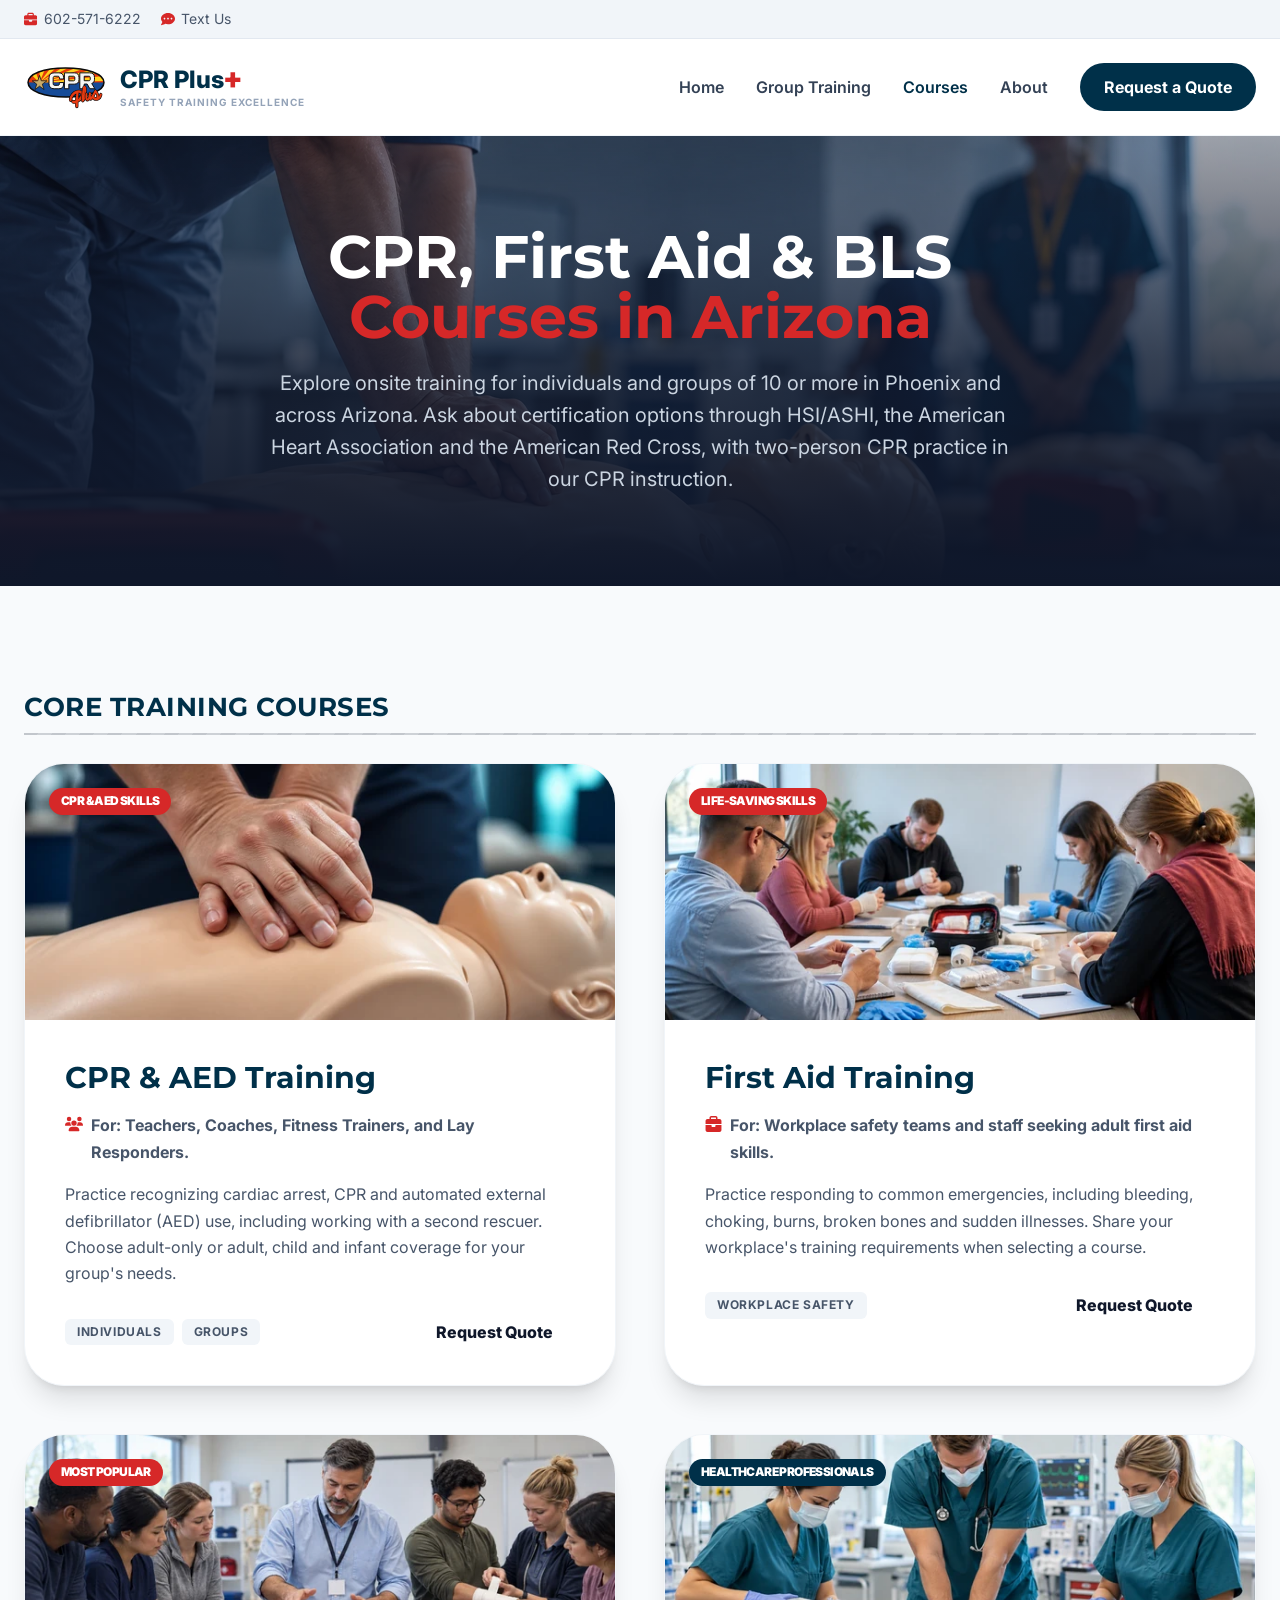
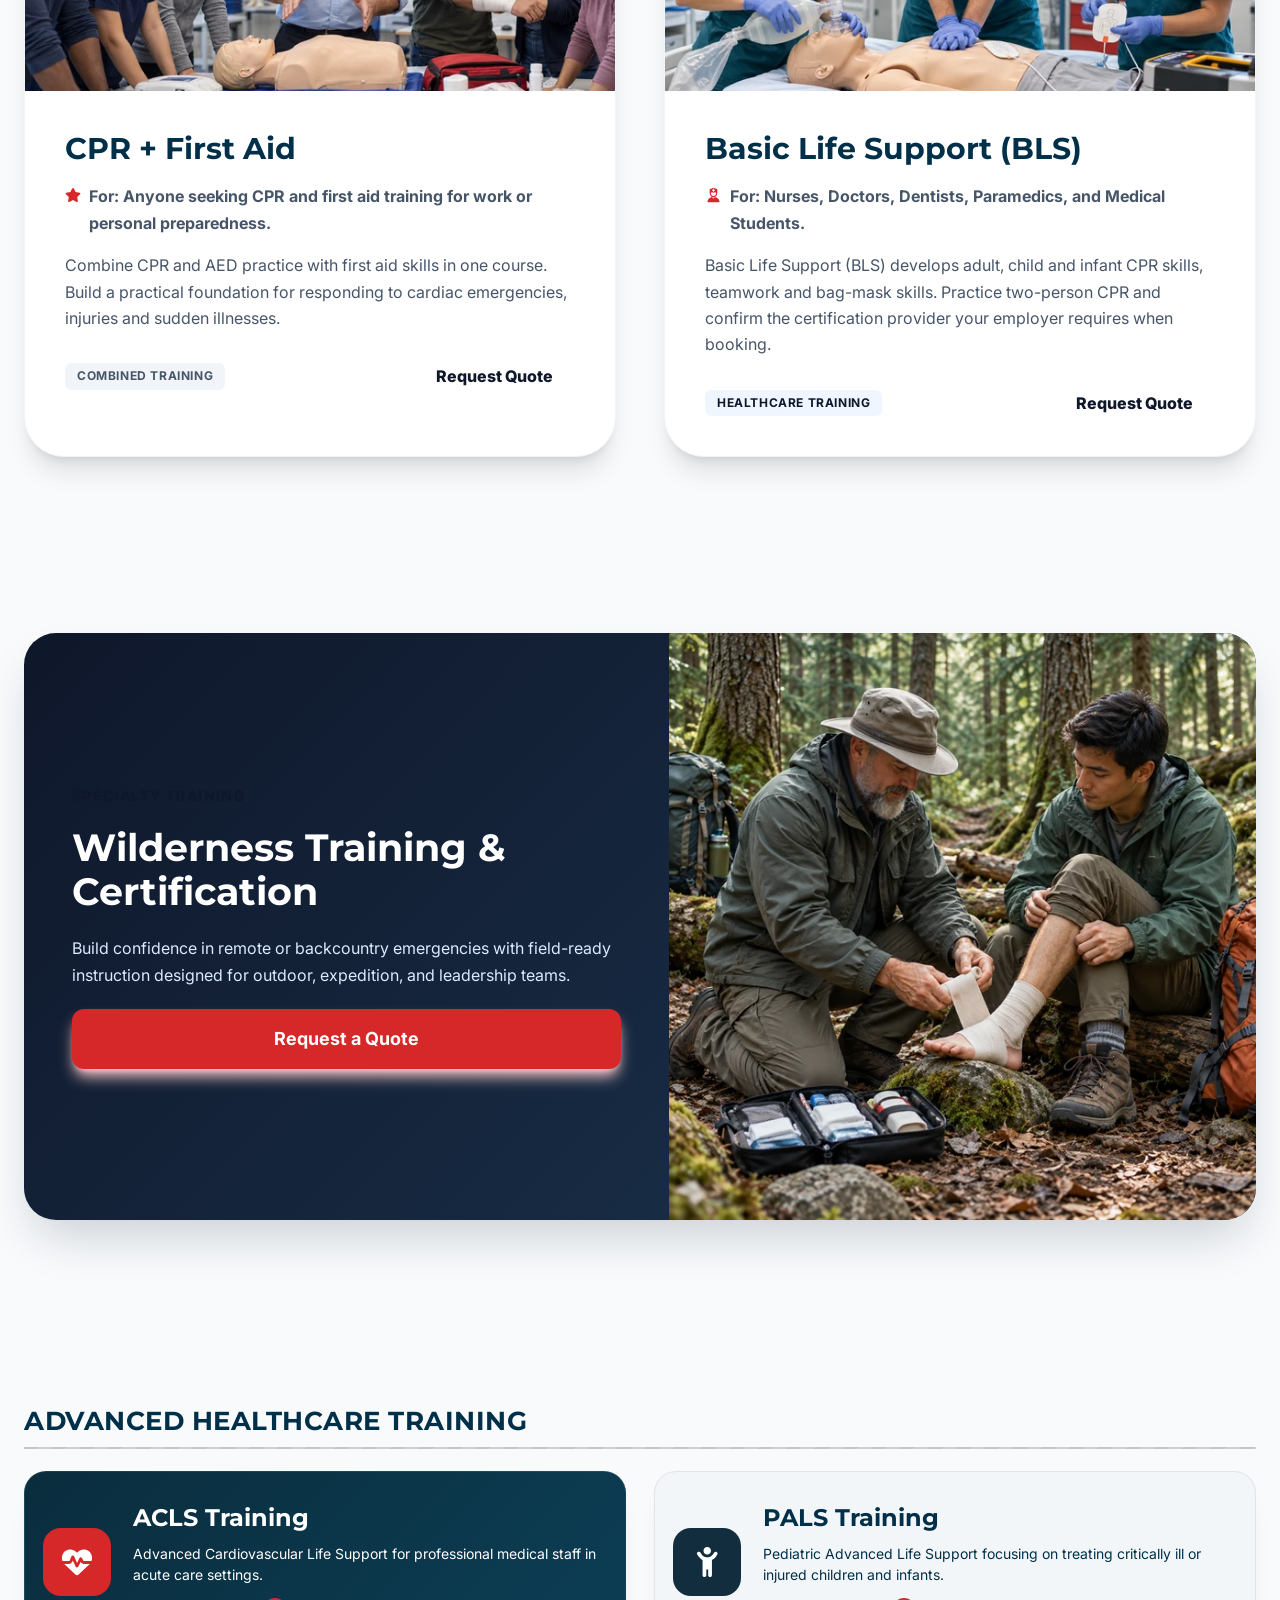
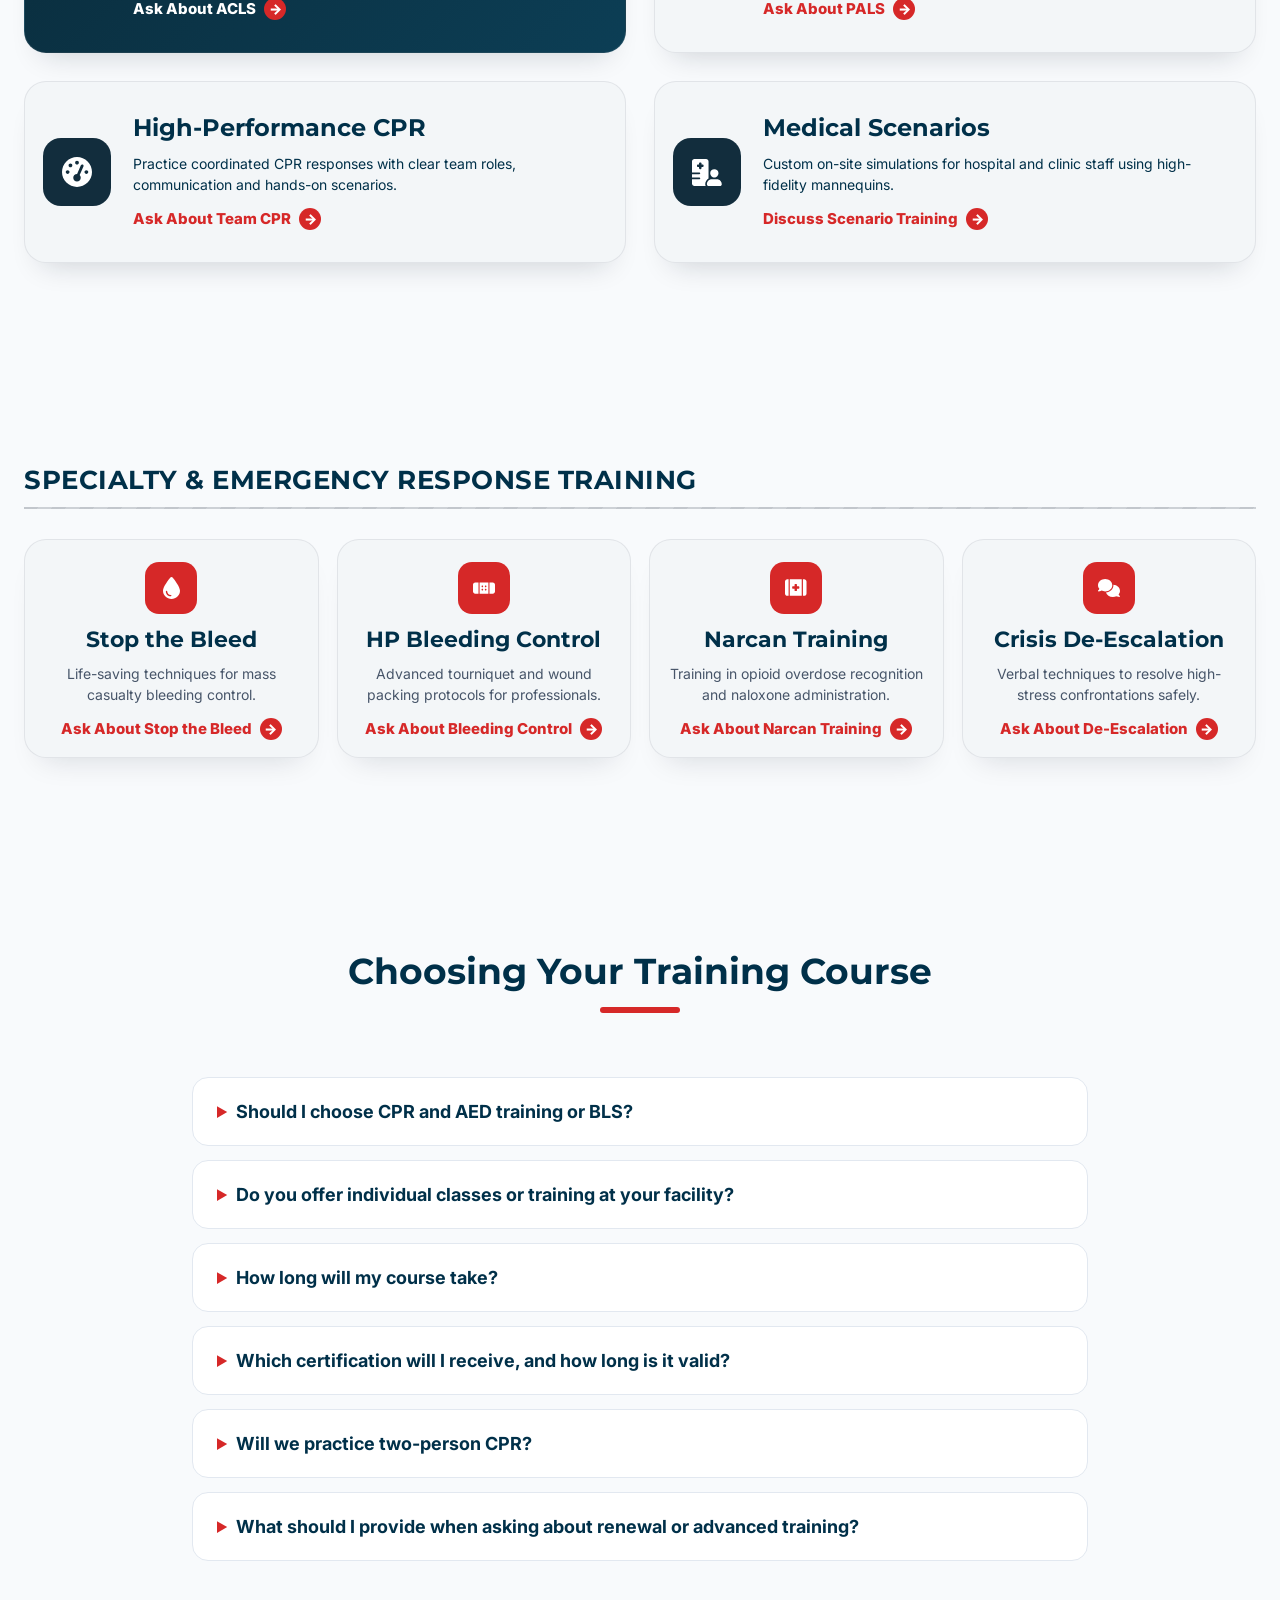
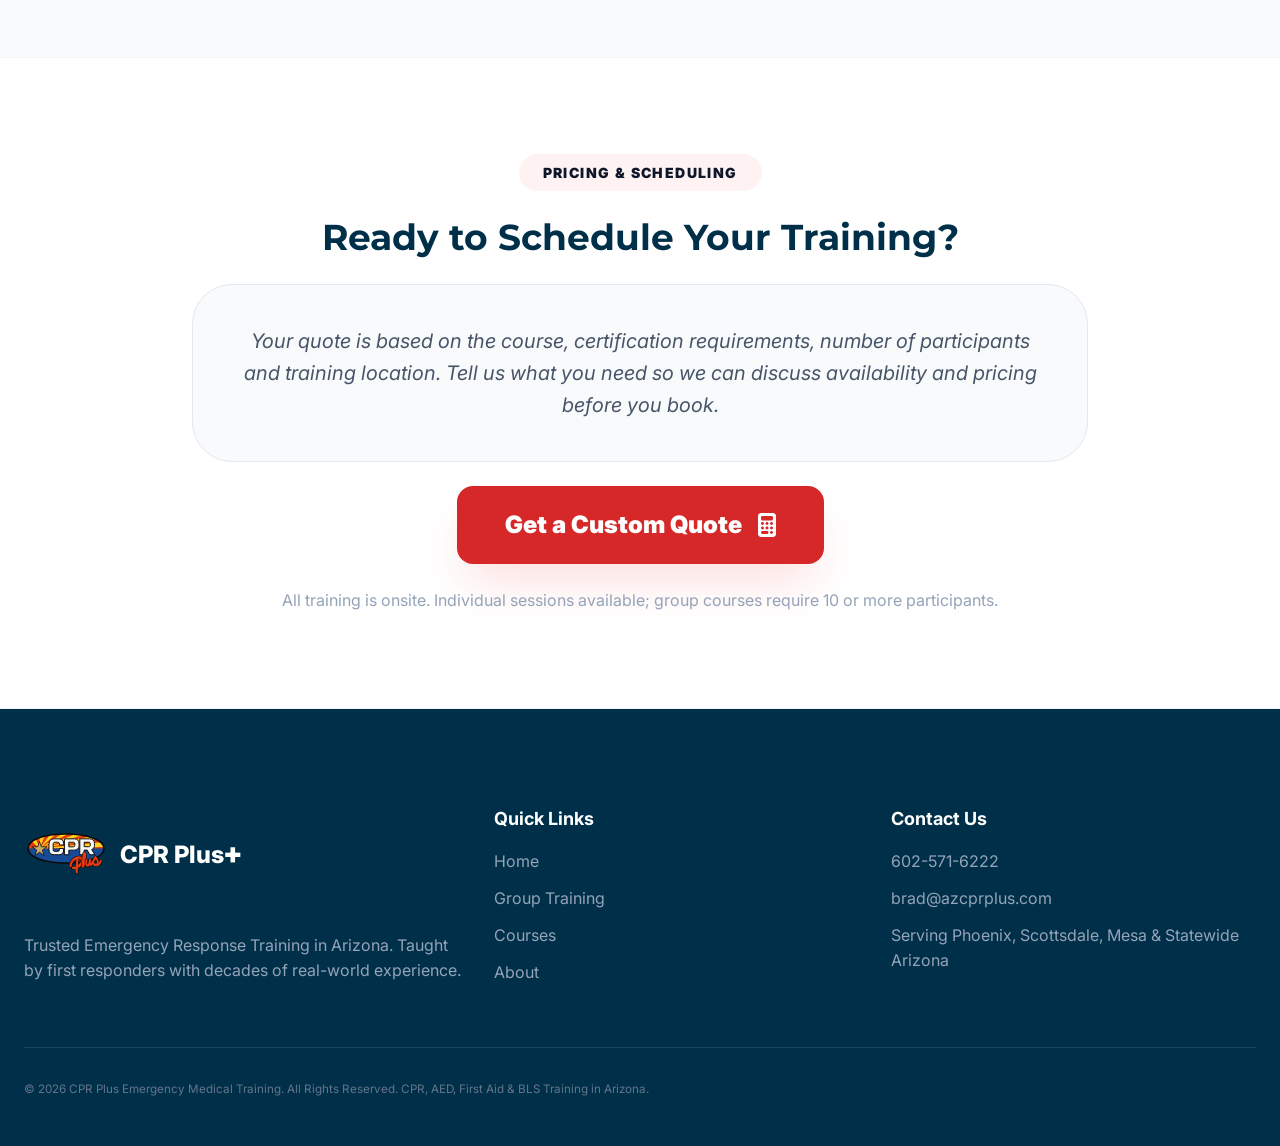
<file: courses.html>
<!DOCTYPE html>
<html lang="en">

<head>
  <meta charset="UTF-8">
  <meta name="viewport" content="width=device-width, initial-scale=1.0">
  <title>CPR, BLS &amp; First Aid Courses in Arizona | CPR Plus+</title>
  <meta name="description"
    content="Compare Arizona CPR, first aid and BLS training for individuals and groups. Ask about HSI, American Heart Association and American Red Cross certification.">
  <meta name="robots" content="index, follow, max-image-preview:large">
  <link rel="canonical" href="https://azcprplus.com/courses">
  <meta property="og:type" content="website">
  <meta property="og:site_name" content="CPR Plus+">
  <meta property="og:title" content="CPR, BLS &amp; First Aid Courses in Arizona | CPR Plus+">
  <meta property="og:description" content="Compare onsite CPR, first aid, BLS and specialty training for individuals and Arizona groups.">
  <meta property="og:url" content="https://azcprplus.com/courses">
  <meta property="og:image" content="https://azcprplus.com/img/courses-hero-cpr-corrected-clean.webp">
  <meta property="og:image:alt" content="Hands-on CPR training course">
  <meta name="twitter:card" content="summary_large_image">
  <meta name="twitter:title" content="CPR, BLS &amp; First Aid Courses in Arizona | CPR Plus+">
  <meta name="twitter:description" content="Compare CPR, first aid, BLS and specialty training options from CPR Plus+.">
  <meta name="twitter:image" content="https://azcprplus.com/img/courses-hero-cpr-corrected-clean.webp">
  <link rel="icon" type="image/svg+xml" href="img/cpr-plus-logo3.svg">
  <link rel="preconnect" href="https://fonts.googleapis.com">
  <link rel="preconnect" href="https://fonts.gstatic.com" crossorigin>
  <link
    href="https://fonts.googleapis.com/css2?family=Inter:wght@400;500;700;800&family=Montserrat:wght@700;800&display=swap"
    rel="stylesheet">
  <link rel="stylesheet" href="styles.css?v=20260914-certifications">
  <script type="application/ld+json">
  {
    "@context": "https://schema.org",
    "@graph": [
      {
        "@type": "CollectionPage",
        "@id": "https://azcprplus.com/courses#webpage",
        "url": "https://azcprplus.com/courses",
        "name": "CPR, BLS and First Aid Courses in Arizona",
        "isPartOf": { "@id": "https://azcprplus.com/#website" },
        "inLanguage": "en-US"
      },
      {
        "@type": "BreadcrumbList",
        "itemListElement": [
          { "@type": "ListItem", "position": 1, "name": "Home", "item": "https://azcprplus.com/" },
          { "@type": "ListItem", "position": 2, "name": "Courses", "item": "https://azcprplus.com/courses" }
        ]
      },
      {
        "@type": "ItemList",
        "name": "CPR Plus+ Training Courses",
        "itemListElement": [
          { "@type": "ListItem", "position": 1, "url": "https://azcprplus.com/courses#cpr-aed", "item": { "@type": "Course", "name": "CPR and AED Training", "description": "CPR and AED skills for workplace and community responders.", "provider": { "@id": "https://azcprplus.com/#business" } } },
          { "@type": "ListItem", "position": 2, "url": "https://azcprplus.com/courses#first-aid", "item": { "@type": "Course", "name": "First Aid Training", "description": "Adult first aid skills for workplace responders.", "provider": { "@id": "https://azcprplus.com/#business" } } },
          { "@type": "ListItem", "position": 3, "url": "https://azcprplus.com/courses#cpr-first-aid", "item": { "@type": "Course", "name": "CPR, AED and First Aid Training", "description": "Combined CPR, AED and first aid skills.", "provider": { "@id": "https://azcprplus.com/#business" } } },
          { "@type": "ListItem", "position": 4, "url": "https://azcprplus.com/courses#bls", "item": { "@type": "Course", "name": "Basic Life Support (BLS)", "description": "Healthcare CPR, teamwork and bag-mask skills.", "provider": { "@id": "https://azcprplus.com/#business" } } },
          { "@type": "ListItem", "position": 5, "url": "https://azcprplus.com/courses#wilderness", "item": { "@type": "Course", "name": "Wilderness First Aid Training", "description": "First aid skills for remote and backcountry environments.", "provider": { "@id": "https://azcprplus.com/#business" } } }
        ]
      },
      {
        "@type": "FAQPage",
        "mainEntity": [
          { "@type": "Question", "name": "Should I choose CPR and AED training or BLS?", "acceptedAnswer": { "@type": "Answer", "text": "CPR and AED training covers skills for workplace and community responders. BLS focuses on healthcare and professional response, including team CPR and bag-mask skills. Confirm the exact course required by your employer or school." } },
          { "@type": "Question", "name": "Do you offer individual classes or training at your facility?", "acceptedAnswer": { "@type": "Answer", "text": "Individual training is available by arrangement, and group courses require at least 10 participants. All instruction takes place at customer-selected sites and workplaces; CPR Plus+ does not operate a public classroom." } },
          { "@type": "Question", "name": "How long will my course take?", "acceptedAnswer": { "@type": "Answer", "text": "Timing depends on the program and whether initial or renewal training is required. CPR Plus+ confirms the onsite schedule before booking." } },
          { "@type": "Question", "name": "Which certification will I receive, and how long is it valid?", "acceptedAnswer": { "@type": "Answer", "text": "Certification options are available through HSI/ASHI, the American Heart Association and the American Red Cross, depending on the course. Confirm the required provider and credential validity when booking." } },
          { "@type": "Question", "name": "Will we practice two-person CPR?", "acceptedAnswer": { "@type": "Answer", "text": "Yes. Two-person CPR practice is part of CPR Plus+ CPR instruction, including communication and coordinated roles." } },
          { "@type": "Question", "name": "What should I provide when asking about renewal or advanced training?", "acceptedAnswer": { "@type": "Answer", "text": "Provide the course name, current credential and expiration date, plus any employer or school requirements." } }
        ]
      }
    ]
  }
  </script>
</head>

<body>
  <header>
    <div class="topbar">
      <div class="container topbar-inner">
        <div class="topbar-left">
          <a href="tel:+16025716222" class="topbar-item"><img class="icon-svg" src="img/nav-phone.svg"
              alt="Phone">602-571-6222</a>
          <a href="sms:+16025716222" class="topbar-item"><img class="icon-svg" src="img/nav-text-us.svg"
              alt="Message">Text Us</a>
        </div>
        <div class="topbar-right">
          <!-- Facebook link reserved until CPR Plus+ provides its profile URL.
          <a href="https://www.facebook.com/" aria-label="Facebook"><img class="social-icon"
              src="img/social-facebook.svg" alt="Facebook"></a>
          -->
          <!-- Instagram link reserved until CPR Plus+ provides its profile URL.
          <a href="https://www.instagram.com/" aria-label="Instagram"><img class="social-icon"
              src="img/social-instagram.svg" alt="Instagram"></a>
          -->
          <!-- LinkedIn link reserved until CPR Plus+ provides its confirmed profile URL.
          <a href="https://www.linkedin.com/" aria-label="LinkedIn"><img class="social-icon"
              src="img/social-linkedin.svg" alt="LinkedIn"></a>
          -->
        </div>
      </div>
    </div>

    <nav class="nav nav-onsite">
      <div class="container nav-inner">
        <a class="brand" href="./">
          <span class="brand-mark"><img class="brand-icon" src="img/cpr-plus-logo3.svg" alt="Logo"></span>
          <span class="brand-text">
            <strong>CPR Plus<em>+</em></strong>
            <small>SAFETY TRAINING EXCELLENCE</small>
          </span>
        </a>
        <button class="nav-toggle" type="button" aria-label="Toggle navigation" aria-expanded="false">
          <span></span>
          <span></span>
          <span></span>
        </button>
        <div class="nav-onsite-right">
          <div class="nav-links">
            <a href="./">Home</a>
            <a href="group-training.html">Group Training</a>
            <a class="is-active" href="courses.html">Courses</a>
            <a href="about.html">About</a>
          </div>
          <a class="btn btn-pill btn-dark" href="about.html#quote-form">Request a Quote</a>
        </div>
      </div>
    </nav>
  </header>

  <main class="courses-page">
    <section class="courses-hero">
      <img class="courses-hero-bg" src="img/courses-hero-cpr-corrected-clean.webp" alt="CPR training in progress"
        srcset="img/courses-hero-cpr-corrected-clean-640w.webp 640w, img/courses-hero-cpr-corrected-clean-1280w.webp 1280w, img/courses-hero-cpr-corrected-clean.webp 2880w"
        sizes="(max-width: 1440px) 1440px, 100vw"
        width="2880" height="900" fetchpriority="high">
      <div class="courses-hero-overlay"></div>
      <div class="container courses-hero-content">
        <h1>CPR, First Aid &amp; BLS<br><span>Courses in Arizona</span></h1>
        <p>Explore onsite training for individuals and groups of 10 or more in Phoenix and across Arizona.
          Ask about certification options through HSI/ASHI, the American Heart Association and the American Red Cross,
          with two-person CPR practice in our CPR instruction.</p>
      </div>
    </section>

    <section class="courses-listing section-pad">
      <div class="container section-group-header">
        <h2>Core Training Courses</h2>
      </div>
      <div class="container courses-grid">
        <article class="course-card" id="cpr-aed">
          <div class="course-card-media">
            <img src="img/core-training-cpr-aed.webp" alt="CPR mannequin training"
              srcset="img/core-training-cpr-aed-640w.webp 640w, img/core-training-cpr-aed-1280w.webp 1280w, img/core-training-cpr-aed.webp 1913w"
              sizes="(max-width: 760px) max(520px, calc(100vw - 32px)), (max-width: 1100px) calc(100vw - 48px), 640px"
              width="1913" height="822" loading="lazy" decoding="async">
            <span class="course-badge">CPR &amp; AED Skills</span>
          </div>
          <div class="course-card-body">
            <h3>CPR &amp; AED Training</h3>
            <p class="course-for"><img src="img/audience-users.svg" alt="">For: Teachers,
              Coaches, Fitness Trainers, and Lay Responders.</p>
            <p>Practice recognizing cardiac arrest, CPR and automated external defibrillator (AED) use, including
              working with a second rescuer. Choose adult-only or adult, child and infant coverage for your group's needs.</p>
            <div class="course-card-foot">
              <div class="chip-row"><span>Individuals</span><span>Groups</span></div>
              <a href="about.html#quote-form">Request Quote <img
                  src="img/button-arrow-right.svg" alt=""></a>
            </div>
          </div>
        </article>

        <article class="course-card" id="first-aid">
          <div class="course-card-media">
            <img src="img/core-training-first-aid.webp" alt="First aid supplies training"
              srcset="img/core-training-first-aid-640w.webp 640w, img/core-training-first-aid-1280w.webp 1280w, img/core-training-first-aid.webp 1902w"
              sizes="(max-width: 760px) max(520px, calc(100vw - 32px)), (max-width: 1100px) calc(100vw - 48px), 640px"
              width="1902" height="827" loading="lazy" decoding="async">
            <span class="course-badge">Life-Saving Skills</span>
          </div>
          <div class="course-card-body">
            <h3>First Aid Training</h3>
            <p class="course-for"><img src="img/audience-briefcase.svg" alt="">For: Workplace
              safety teams and staff seeking adult first aid skills.</p>
            <p>Practice responding to common emergencies, including bleeding, choking, burns, broken bones and sudden
              illnesses. Share your workplace's training requirements when selecting a course.</p>
            <div class="course-card-foot">
              <div class="chip-row"><span>Workplace Safety</span></div>
              <a href="about.html#quote-form">Request Quote <img
                  src="img/button-arrow-right.svg" alt=""></a>
            </div>
          </div>
        </article>

        <article class="course-card" id="cpr-first-aid">
          <div class="course-card-media">
            <img src="img/core-training-cpr-plus-first-aid.webp" alt="Group classroom emergency response"
              srcset="img/core-training-cpr-plus-first-aid-640w.webp 640w, img/core-training-cpr-plus-first-aid-1280w.webp 1280w, img/core-training-cpr-plus-first-aid.webp 1904w"
              sizes="(max-width: 760px) max(520px, calc(100vw - 32px)), (max-width: 1100px) calc(100vw - 48px), 640px"
              width="1904" height="826" loading="lazy" decoding="async">
            <span class="course-badge">Most Popular</span>
          </div>
          <div class="course-card-body">
            <h3>CPR + First Aid</h3>
            <p class="course-for"><img src="img/audience-star.svg" alt="">For: Anyone
              seeking CPR and first aid training for work or personal preparedness.</p>
            <p>Combine CPR and AED practice with first aid skills in one course. Build a practical foundation for
              responding to cardiac emergencies, injuries and sudden illnesses.</p>
            <div class="course-card-foot">
              <div class="chip-row"><span>Combined Training</span></div>
              <a href="about.html#quote-form">Request Quote <img
                  src="img/button-arrow-right.svg" alt=""></a>
            </div>
          </div>
        </article>

        <article class="course-card" id="bls">
          <div class="course-card-media">
            <img src="img/core-training-bls.webp" alt="Healthcare BLS training"
              srcset="img/core-training-bls-640w.webp 640w, img/core-training-bls-1280w.webp 1280w, img/core-training-bls.webp 1902w"
              sizes="(max-width: 760px) max(520px, calc(100vw - 32px)), (max-width: 1100px) calc(100vw - 48px), 640px"
              width="1902" height="827" loading="lazy" decoding="async">
            <span class="course-badge course-badge-navy">Healthcare Professionals</span>
          </div>
          <div class="course-card-body">
            <h3>Basic Life Support (BLS)</h3>
            <p class="course-for"><img src="img/audience-healthcare-provider.svg" alt="">For: Nurses,
              Doctors, Dentists, Paramedics, and Medical Students.</p>
            <p>Basic Life Support (BLS) develops adult, child and infant CPR skills, teamwork and bag-mask skills.
              Practice two-person CPR and confirm the certification provider your employer requires when booking.</p>
            <div class="course-card-foot">
              <div class="chip-row"><span class="chip-blue">Healthcare Training</span></div>
              <a href="about.html#quote-form">Request Quote <img
                  src="img/button-arrow-right.svg" alt=""></a>
            </div>
          </div>
        </article>
      </div>

    </section>

    <section class="feature-banner section-pad">
      <div class="container">
        <article class="wide-feature" id="wilderness">
          <div class="wide-feature-copy">
            <span class="eyebrow-dark">Specialty Training</span>
            <h3>Wilderness Training &amp; Certification</h3>
            <p>Build confidence in remote or backcountry emergencies with field-ready instruction designed for outdoor,
              expedition, and leadership teams.</p>
            <a class="btn btn-red" href="about.html#quote-form">Request a Quote</a>
          </div>
          <img src="img/core-training-wilderness.webp" alt="Outdoor wilderness emergency training"
            srcset="img/core-training-wilderness-640w.webp 640w, img/core-training-wilderness.webp 1254w"
            sizes="(max-width: 760px) calc(100vw - 32px), 640px"
            width="1254" height="1254" loading="lazy" decoding="async">
        </article>
      </div>
    </section>

    <section class="advanced-training section-pad">
      <div class="container">
        <div class="section-group-header advanced-header">
          <h2>Advanced Healthcare Training</h2>
        </div>

        <div class="advanced-card-grid">
          <article class="advanced-card advanced-card-dark">
            <div class="advanced-card-icon red"><img src="img/courses-advanced-acls.svg" alt="ACLS icon"></div>
            <div class="advanced-card-copy">
              <h3>ACLS Training</h3>
              <p>Advanced Cardiovascular Life Support for professional medical staff in acute care settings.</p>
              <a href="about.html#quote-form">Ask About ACLS <span class="cta-arrow">→</span></a>
            </div>
          </article>

          <article class="advanced-card advanced-card-light">
            <div class="advanced-card-icon dark"><img src="img/courses-advanced-pals.svg" alt="PALS icon"></div>
            <div class="advanced-card-copy">
              <h3>PALS Training</h3>
              <p>Pediatric Advanced Life Support focusing on treating critically ill or injured children and infants.
              </p>
              <a href="about.html#quote-form">Ask About PALS <span class="cta-arrow">→</span></a>
            </div>
          </article>

          <article class="advanced-card advanced-card-light">
            <div class="advanced-card-icon dark"><img src="img/courses-advanced-high-performance-cpr.svg"
                alt="High-performance CPR icon"></div>
            <div class="advanced-card-copy">
              <h3>High-Performance CPR</h3>
              <p>Practice coordinated CPR responses with clear team roles, communication and hands-on scenarios.</p>
              <a href="about.html#quote-form">Ask About Team CPR <span class="cta-arrow">→</span></a>
            </div>
          </article>

          <article class="advanced-card advanced-card-light">
            <div class="advanced-card-icon dark"><img src="img/courses-advanced-medical-scenarios.svg"
                alt="Medical scenarios icon"></div>
            <div class="advanced-card-copy">
              <h3>Medical Scenarios</h3>
              <p>Custom on-site simulations for hospital and clinic staff using high-fidelity mannequins.</p>
              <a href="about.html#quote-form">Discuss Scenario Training <span class="cta-arrow">→</span></a>
            </div>
          </article>
        </div>
      </div>
    </section>

    <section class="response-section section-pad">
      <div class="container">
        <div class="section-group-header response-header">
          <h2>SPECIALTY &amp; EMERGENCY RESPONSE TRAINING</h2>
        </div>

        <div class="response-grid">
          <article class="response-card">
            <div class="response-icon red"><img src="img/courses-response-stop-the-bleed.svg" alt="Stop the bleed icon">
            </div>
            <div class="response-copy">
              <h3>Stop the Bleed</h3>
              <p>Life-saving techniques for mass casualty bleeding control.</p>
              <a href="about.html#quote-form">Ask About Stop the Bleed <span class="cta-arrow">→</span></a>
            </div>
          </article>

          <article class="response-card">
            <div class="response-icon red"><img src="img/courses-response-bleeding-control.svg"
                alt="Bleeding control icon"></div>
            <div class="response-copy">
              <h3>HP Bleeding Control</h3>
              <p>Advanced tourniquet and wound packing protocols for professionals.</p>
              <a href="about.html#quote-form">Ask About Bleeding Control <span class="cta-arrow">→</span></a>
            </div>
          </article>

          <article class="response-card">
            <div class="response-icon red"><img src="img/courses-response-narcan.svg" alt="Narcan admin icon"></div>
            <div class="response-copy">
              <h3>Narcan Training</h3>
              <p>Training in opioid overdose recognition and naloxone administration.</p>
              <a href="about.html#quote-form">Ask About Narcan Training <span class="cta-arrow">→</span></a>
            </div>
          </article>

          <article class="response-card">
            <div class="response-icon red"><img src="img/courses-response-crisis-de-escalation.svg"
                alt="Crisis de-escalation icon"></div>
            <div class="response-copy">
              <h3>Crisis De-Escalation</h3>
              <p>Verbal techniques to resolve high-stress confrontations safely.</p>
              <a href="about.html#quote-form">Ask About De-Escalation <span class="cta-arrow">→</span></a>
            </div>
          </article>
        </div>
      </div>
    </section>

    <section class="training-faq section-pad bg-soft" aria-labelledby="course-faq-title">
      <div class="container faq-wrap">
        <div class="section-head">
          <h2 id="course-faq-title">Choosing Your Training Course</h2>
          <span class="accent-line"></span>
        </div>
        <div class="faq-list">
          <details>
            <summary>Should I choose CPR and AED training or BLS?</summary>
            <p>CPR and AED training covers skills for workplace and community responders. Basic Life Support (BLS)
              focuses on healthcare and professional response, including team CPR and bag-mask skills. Check the
              exact course required by your employer or school before booking.</p>
          </details>
          <details>
            <summary>Do you offer individual classes or training at your facility?</summary>
            <p>Yes, individual training is available by arrangement. Group courses require at least 10 participants.
              All training is onsite; we do not operate a public classroom facility. You can
              <a href="about.html#quote-form">request individual or group training at your location</a>. Call
              <a href="tel:+16025716222">602-571-6222</a> to discuss arrangements.</p>
          </details>
          <details>
            <summary>How long will my course take?</summary>
            <p>Timing depends on the program and whether you need initial training or renewal. HSI publishes a
              2&frac12;&ndash;7&frac12; hour range for its
              <a href="https://hsi.com/solutions/cpr-aed-first-aid-training/programs/adult-first-aid-cpr-aed">First Aid | CPR AED program options</a>
              and 2&frac12;&ndash;5 hours for
              <a href="https://hsi.com/solutions/cpr-aed-first-aid-training/programs/basic-life-support-bls">BLS</a>, depending on delivery.
              Advanced and wilderness courses take longer.
              We will confirm the schedule for your onsite course before booking.</p>
          </details>
          <details>
            <summary>Which certification will I receive, and how long is it valid?</summary>
            <p>We offer certification options through HSI/ASHI, the American Heart Association (AHA) and the American Red Cross,
              depending on the course. The credential and its validity depend on the program and provider. Tell us the
              exact credential your employer or school requires so we can confirm the issuer, completion requirements
              and validity before you enroll.</p>
            <p>ASHI stands for American Safety &amp; Health Institute and is part of HSI's training brand family,
              not a separate type of course. Ask which program and certification card apply to your booking.</p>
          </details>
          <details>
            <summary>Will we practice two-person CPR?</summary>
            <p>Yes. Two-person CPR practice is part of our CPR instruction. Participants work with a partner on clear
              communication and coordinated roles, with instructor feedback during hands-on practice.</p>
          </details>
          <details>
            <summary>What should I provide when asking about renewal or advanced training?</summary>
            <p>Include the course name, your current credential and expiration date, and any employer or school
              requirements. We can then discuss the appropriate training option and any prerequisites or preparation.</p>
          </details>
        </div>
      </div>
    </section>

    <section class="pricing-cta section-pad border-y">
      <div class="container pricing-wrap">
        <span class="pricing-pill">Pricing &amp; Scheduling</span>
        <h2>Ready to Schedule Your Training?</h2>
        <div class="pricing-note">
          <p>Your quote is based on the course, certification requirements, number of participants and training
            location. Tell us what you need so we can discuss availability and pricing before you book.</p>
        </div>
        <a class="btn btn-red btn-quote-large" href="about.html#quote-form">Get a Custom Quote <img
            src="img/Img-12.svg" alt=""></a>
        <p class="pricing-foot">All training is onsite. Individual sessions available; group courses require 10 or more participants.</p>
      </div>
    </section>
  </main>

  <footer class="footer">
    <div class="container footer-grid">
      <div>
        <a class="brand footer-brand" href="./">
          <span class="brand-mark"><img class="brand-icon" src="img/cpr-plus-logo3.svg" alt="Logo"></span>
          <span class="brand-text"><strong>CPR Plus<em>+</em></strong></span>
        </a>
        <p>Trusted Emergency Response Training in Arizona. Taught by first responders with decades of
          real-world experience.</p>
      </div>
      <div>
        <h4>Quick Links</h4>
        <ul>
          <li><a href="./">Home</a></li>
          <li><a href="group-training.html">Group Training</a></li>
          <li><a href="courses.html">Courses</a></li>
          <li><a href="about.html">About</a></li>
        </ul>
      </div>
      <div>
        <h4>Contact Us</h4>
        <ul>
          <li>602-571-6222</li>
          <li>brad@azcprplus.com</li>
          <li>Serving Phoenix, Scottsdale, Mesa &amp; Statewide Arizona</li>
        </ul>
      </div>
    </div>
    <div class="container foot-bottom">
      <small>© 2026 CPR Plus Emergency Medical Training. All Rights Reserved. CPR, AED, First Aid &amp; BLS Training in Arizona.</small>
      <!-- Legal-page links reserved until approved Privacy Policy and Terms pages are supplied.
      <div><a href="privacy.html">Privacy Policy</a><a href="terms.html">Terms of Service</a></div>
      -->
    </div>
  </footer>
  <script>
    (() => {
      const setupNav = (nav) => {
        const toggle = nav.querySelector('.nav-toggle');
        const panel = nav.querySelector('.nav-onsite-right');
        if (!toggle || !panel) {
          return;
        }

        const close = () => {
          nav.classList.remove('nav-open');
          toggle.setAttribute('aria-expanded', 'false');
        };

        toggle.addEventListener('click', () => {
          const open = nav.classList.toggle('nav-open');
          toggle.setAttribute('aria-expanded', open ? 'true' : 'false');
        });

        nav.querySelectorAll('.nav-links a, .nav-onsite-right .btn').forEach((link) => {
          link.addEventListener('click', close);
        });

        window.addEventListener('resize', () => {
          if (window.innerWidth > 760) {
            close();
          }
        });

        document.addEventListener('keydown', (event) => {
          if (event.key === 'Escape') {
            close();
          }
        });
      };

      document.querySelectorAll('.nav').forEach(setupNav);
    })();
  </script>
</body>

</html>
</file>
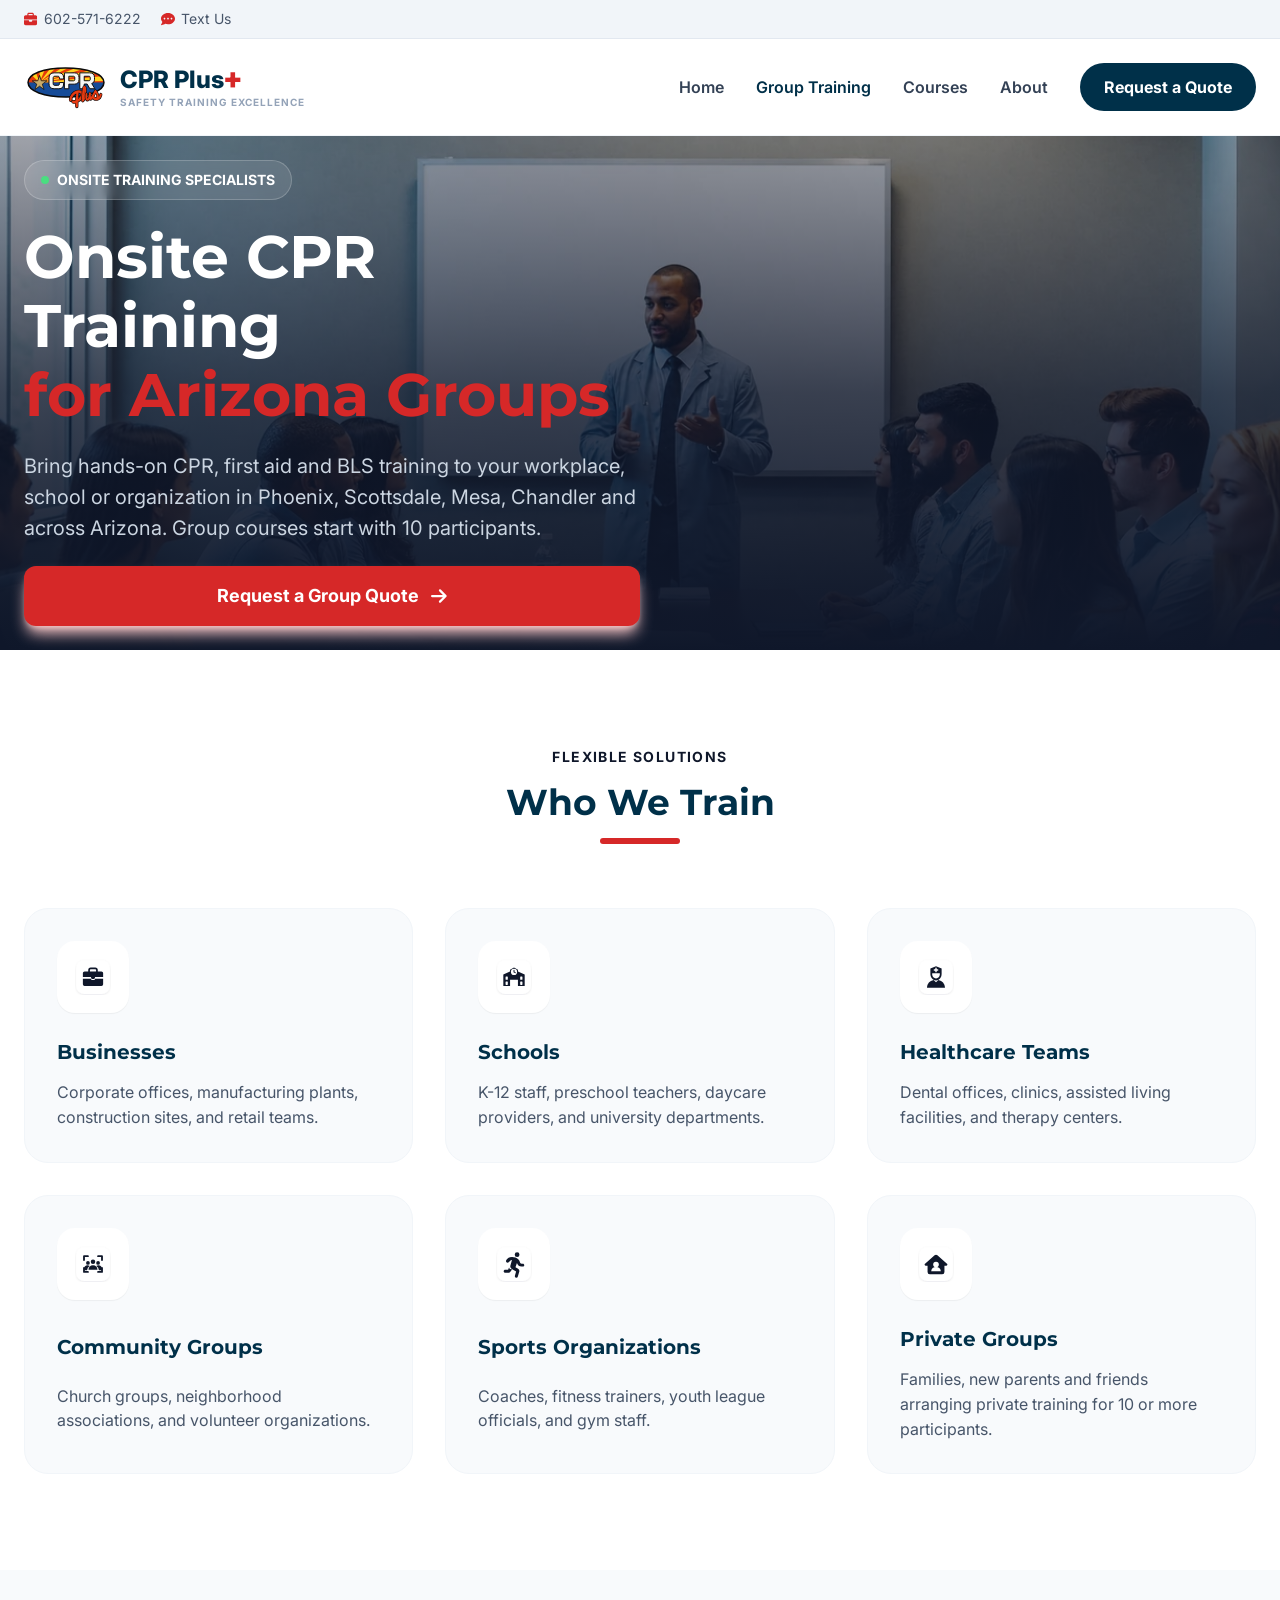
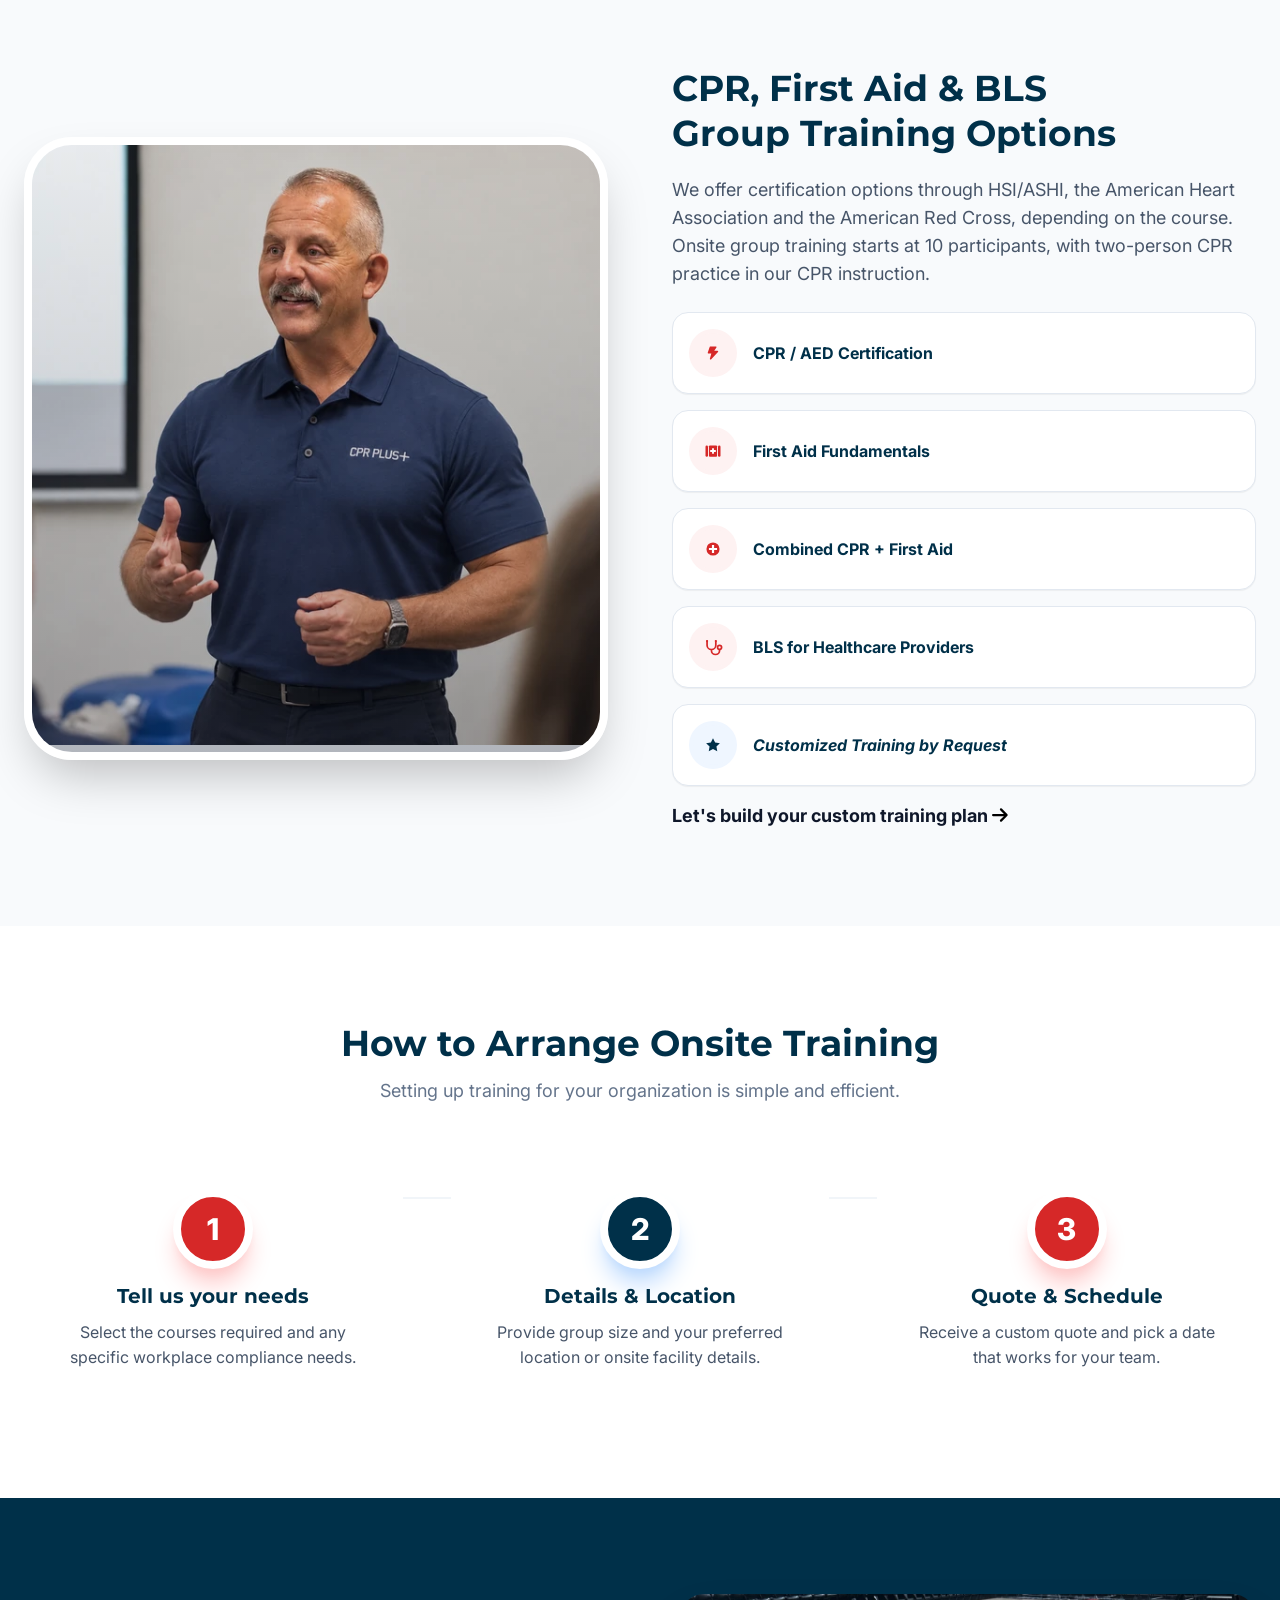
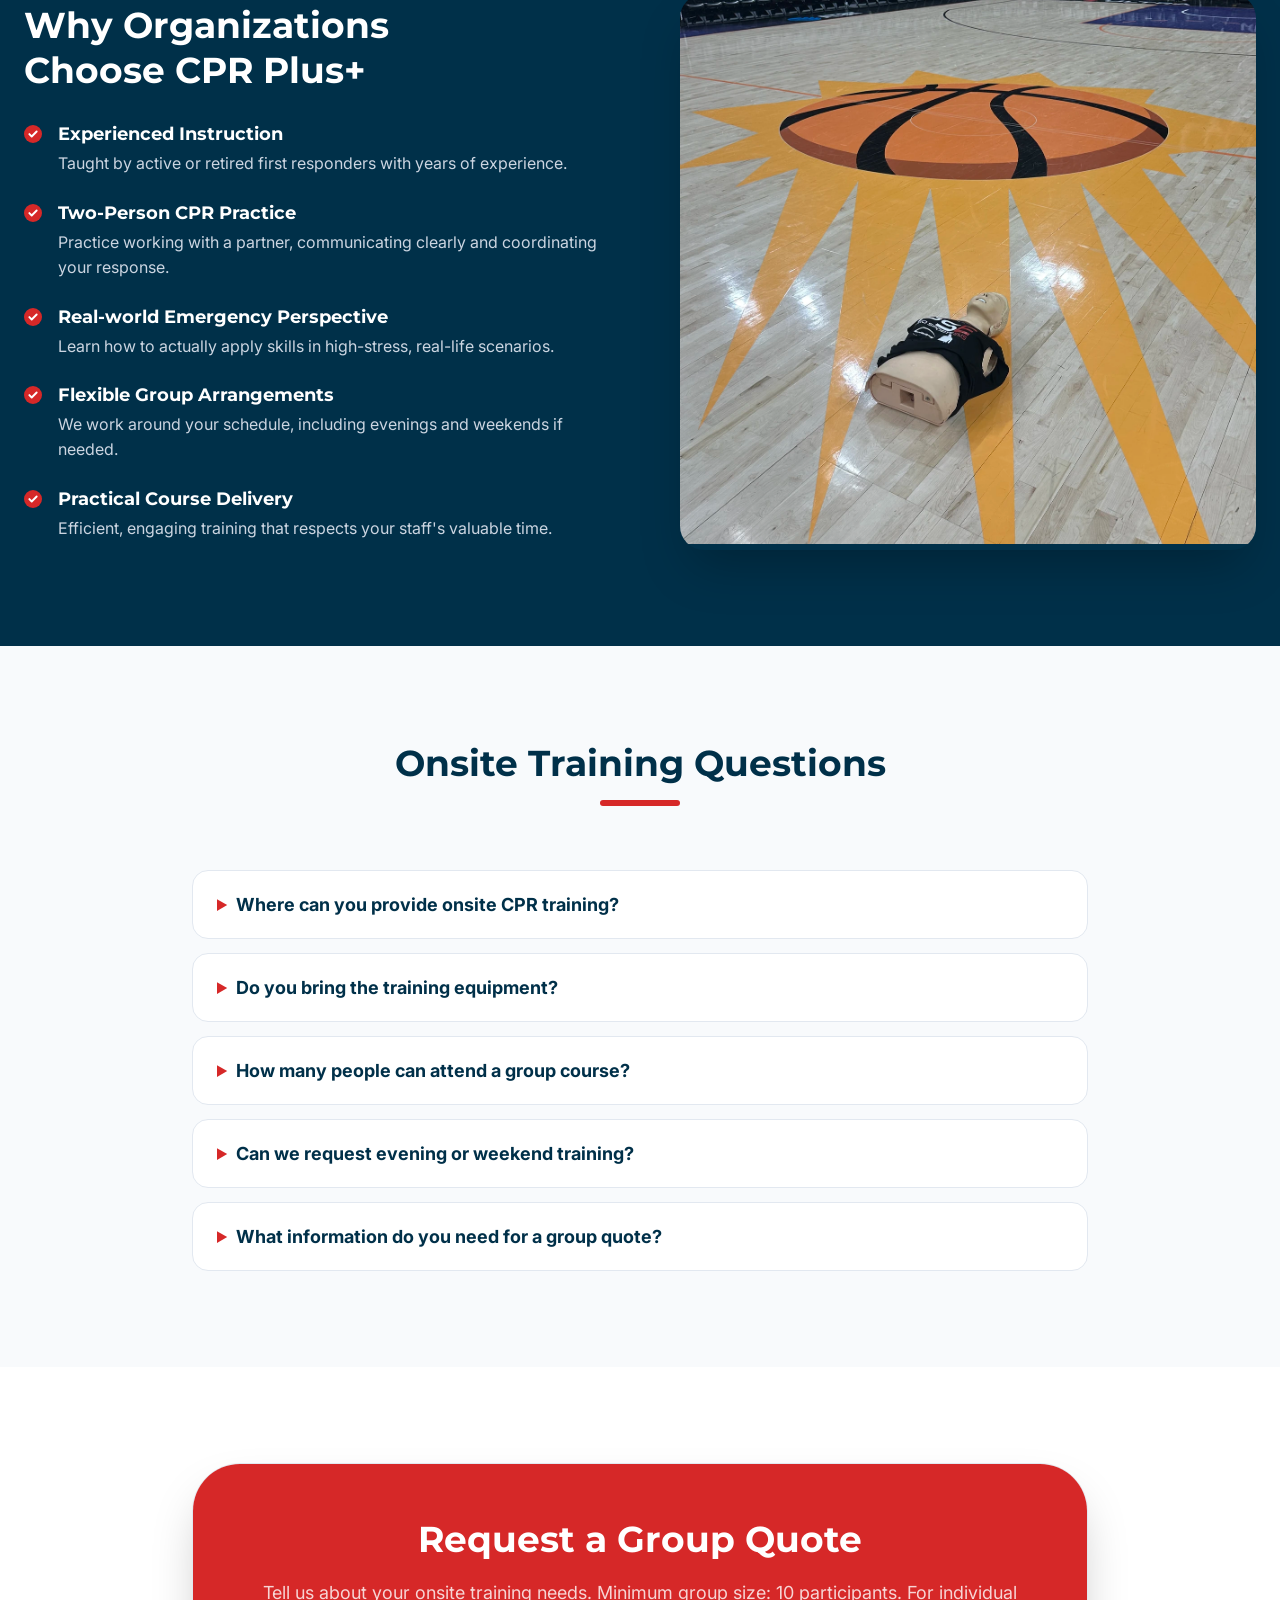
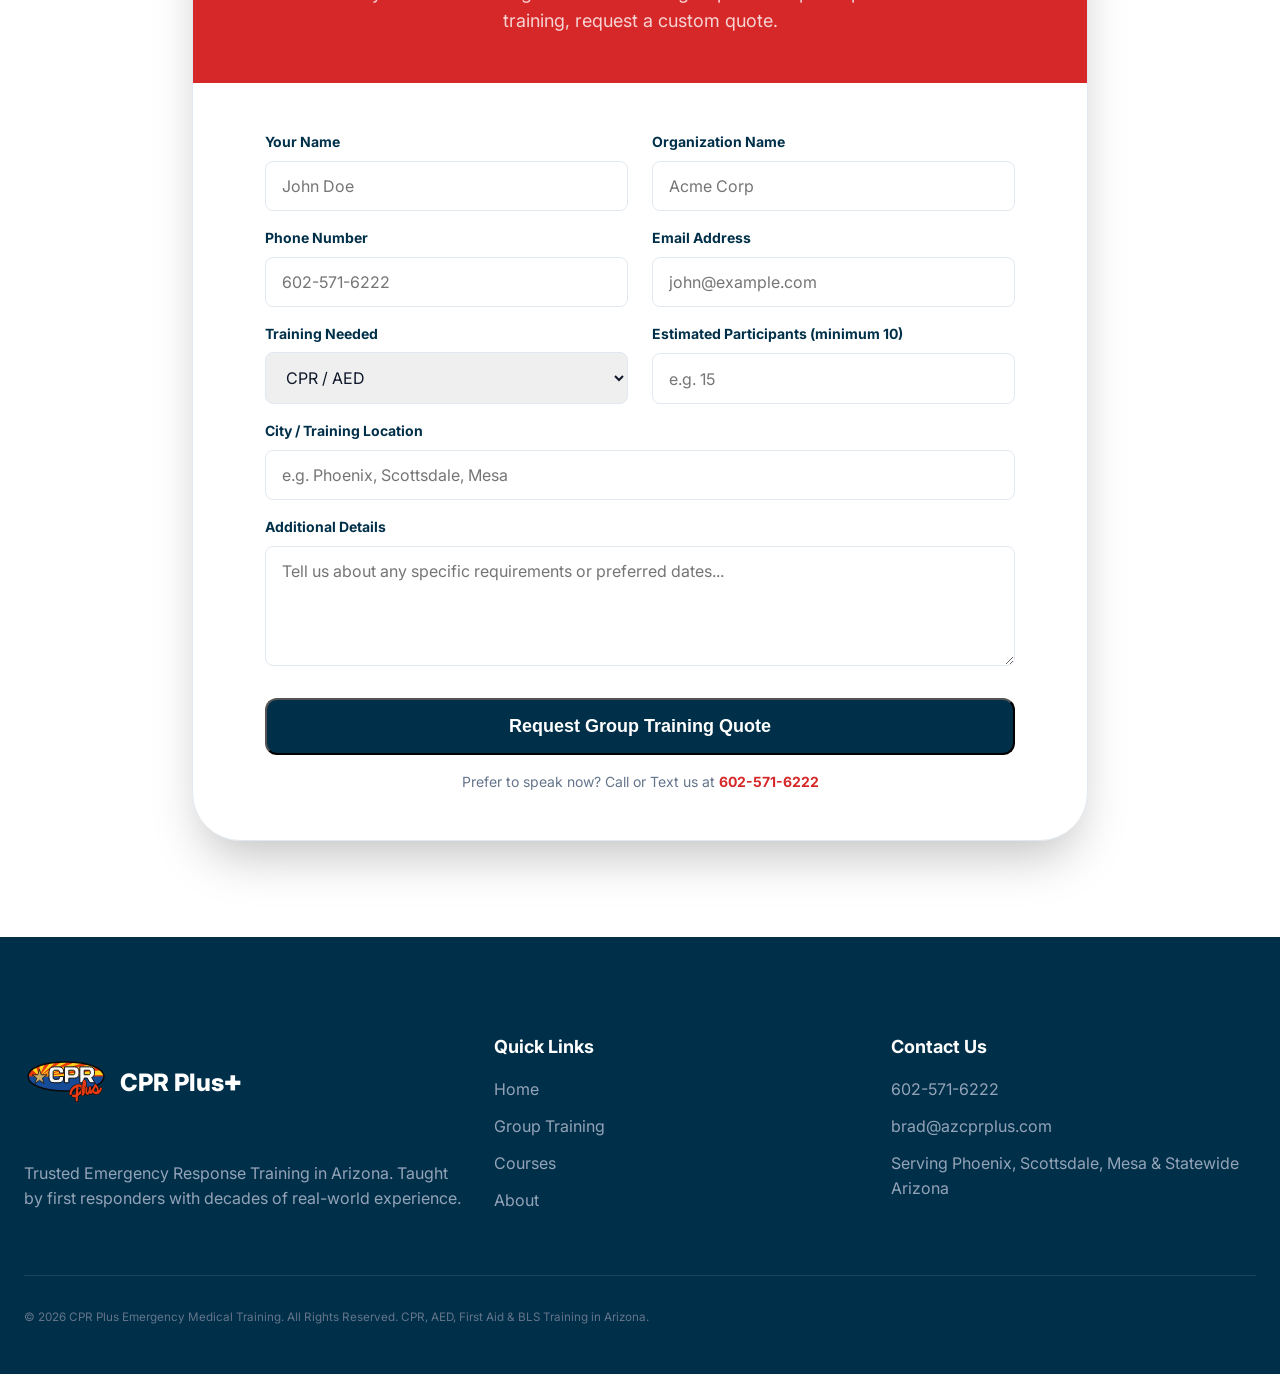
<file: group-training.html>
<!DOCTYPE html>
<html lang="en">

<head>
  <meta charset="UTF-8">
  <meta name="viewport" content="width=device-width, initial-scale=1.0">
  <title>Onsite Group CPR Training in Arizona | CPR Plus+</title>
  <meta name="description"
    content="Book onsite CPR, AED, first aid and BLS training for Arizona groups of 10 or more. Ask about HSI, American Heart Association and American Red Cross certification.">
  <meta name="robots" content="index, follow, max-image-preview:large">
  <link rel="canonical" href="https://azcprplus.com/group-training">
  <meta property="og:type" content="website">
  <meta property="og:site_name" content="CPR Plus+">
  <meta property="og:title" content="Onsite Group CPR Training in Arizona | CPR Plus+">
  <meta property="og:description" content="Onsite CPR, AED, first aid and BLS training for Arizona groups of 10 or more.">
  <meta property="og:url" content="https://azcprplus.com/group-training">
  <meta property="og:image" content="https://azcprplus.com/img/onsite-cpr-training-hero.webp">
  <meta property="og:image:alt" content="Instructor leading an onsite group training session">
  <meta name="twitter:card" content="summary_large_image">
  <meta name="twitter:title" content="Onsite Group CPR Training in Arizona | CPR Plus+">
  <meta name="twitter:description" content="Bring CPR, AED, first aid and BLS training to your Arizona workplace or organization.">
  <meta name="twitter:image" content="https://azcprplus.com/img/onsite-cpr-training-hero.webp">
  <link rel="icon" type="image/svg+xml" href="img/cpr-plus-logo3.svg">
  <link rel="preconnect" href="https://fonts.googleapis.com">
  <link rel="preconnect" href="https://fonts.gstatic.com" crossorigin>
  <link
    href="https://fonts.googleapis.com/css2?family=Inter:wght@400;500;700;800&family=Montserrat:wght@700;800&display=swap"
    rel="stylesheet">
  <link rel="stylesheet" href="styles.css?v=20260914-certifications">
  <script type="application/ld+json">
  {
    "@context": "https://schema.org",
    "@graph": [
      {
        "@type": "Service",
        "@id": "https://azcprplus.com/group-training#service",
        "name": "Onsite Group CPR, AED, First Aid and BLS Training",
        "url": "https://azcprplus.com/group-training",
        "description": "Instructor-led safety training delivered at customer-selected workplaces, schools and group locations in Arizona.",
        "provider": { "@id": "https://azcprplus.com/#business" },
        "areaServed": { "@type": "State", "name": "Arizona" },
        "audience": { "@type": "Audience", "audienceType": "Groups of 10 or more" }
      },
      {
        "@type": "BreadcrumbList",
        "itemListElement": [
          { "@type": "ListItem", "position": 1, "name": "Home", "item": "https://azcprplus.com/" },
          { "@type": "ListItem", "position": 2, "name": "Group Training", "item": "https://azcprplus.com/group-training" }
        ]
      },
      {
        "@type": "FAQPage",
        "mainEntity": [
          {
            "@type": "Question",
            "name": "Where can you provide onsite CPR training?",
            "acceptedAnswer": { "@type": "Answer", "text": "We travel to workplaces, schools and private group locations in Phoenix, Scottsdale, Mesa, Chandler and throughout Arizona. All current training is delivered in person at your location; we do not operate a public classroom facility." }
          },
          {
            "@type": "Question",
            "name": "Do you bring the training equipment?",
            "acceptedAnswer": { "@type": "Answer", "text": "Yes. CPR Plus+ brings the training equipment and instruction to your location. Share details about your space and participant count so we can discuss the setup." }
          },
          {
            "@type": "Question",
            "name": "How many people can attend a group course?",
            "acceptedAnswer": { "@type": "Answer", "text": "The minimum group size is 10 participants. Individual training is also available by arrangement." }
          },
          {
            "@type": "Question",
            "name": "Can we request evening or weekend training?",
            "acceptedAnswer": { "@type": "Answer", "text": "Evening and weekend arrangements are available to discuss, subject to instructor availability." }
          },
          {
            "@type": "Question",
            "name": "What information do you need for a group quote?",
            "acceptedAnswer": { "@type": "Answer", "text": "Provide the course, organization name, participant count, customer-selected training location, preferred dates and any required certification issuer or workplace requirements." }
          }
        ]
      }
    ]
  }
  </script>
</head>

<body>
  <header>
    <div class="topbar">
      <div class="container topbar-inner">
        <div class="topbar-left">
          <a href="tel:+16025716222" class="topbar-item"><img class="icon-svg" src="img/nav-phone.svg"
              alt="Phone">602-571-6222</a>
          <a href="sms:+16025716222" class="topbar-item"><img class="icon-svg" src="img/nav-text-us.svg"
              alt="Message">Text Us</a>
        </div>
        <div class="topbar-right">
          <!-- Facebook link reserved until CPR Plus+ provides its profile URL.
          <a href="https://www.facebook.com/" aria-label="Facebook"><img class="social-icon"
              src="img/social-facebook.svg" alt="Facebook"></a>
          -->
          <!-- Instagram link reserved until CPR Plus+ provides its profile URL.
          <a href="https://www.instagram.com/" aria-label="Instagram"><img class="social-icon"
              src="img/social-instagram.svg" alt="Instagram"></a>
          -->
          <!-- LinkedIn link reserved until CPR Plus+ provides its confirmed profile URL.
          <a href="https://www.linkedin.com/" aria-label="LinkedIn"><img class="social-icon"
              src="img/social-linkedin.svg" alt="LinkedIn"></a>
          -->
        </div>
      </div>
    </div>

    <nav class="nav nav-onsite">
      <div class="container nav-inner">
        <a class="brand" href="./">
          <span class="brand-mark"><img class="brand-icon" src="img/cpr-plus-logo3.svg" alt="Logo"></span>
          <span class="brand-text">
            <strong>CPR Plus<em>+</em></strong>
            <small>SAFETY TRAINING EXCELLENCE</small>
          </span>
        </a>
        <button class="nav-toggle" type="button" aria-label="Toggle navigation" aria-expanded="false">
          <span></span>
          <span></span>
          <span></span>
        </button>
        <div class="nav-onsite-right">
          <div class="nav-links">
            <a href="./">Home</a>
            <a class="is-active" href="group-training.html">Group Training</a>
            <a href="courses.html">Courses</a>
            <a href="about.html">About</a>
          </div>
          <a class="btn btn-pill btn-dark" href="group-training.html#quote-form">Request a Quote</a>
        </div>
      </div>
    </nav>
  </header>

  <main>
    <section class="onsite-hero">
      <img class="onsite-hero-bg" src="img/onsite-cpr-training-hero.webp" alt="Onsite CPR training for teams"
        srcset="img/onsite-cpr-training-hero-640w.webp 640w, img/onsite-cpr-training-hero-1280w.webp 1280w, img/onsite-cpr-training-hero.webp 2025w"
        sizes="(max-width: 760px) 261vw, (max-width: 1175px) 1175px, 100vw"
        width="2025" height="776" fetchpriority="high">
      <div class="onsite-hero-overlay"></div>
      <div class="container">
        <div class="onsite-hero-content">
          <div class="onsite-chip"><span></span>ONSITE TRAINING SPECIALISTS</div>
          <h1>Onsite CPR Training<br><span>for Arizona Groups</span></h1>
          <p>Bring hands-on CPR, first aid and BLS training to your workplace, school or organization in Phoenix,
            Scottsdale, Mesa, Chandler and across Arizona. Group courses start with 10 participants.</p>
          <a class="btn btn-red btn-with-icon" href="#quote-form">Request a Group Quote <img
              src="img/button-arrow-right.svg" alt=""></a>
        </div>
      </div>
    </section>

    <section class="who-train section-pad">
      <div class="container">
        <div class="section-head onsite-head">
          <p class="eyebrow-dark">Flexible Solutions</p>
          <h2>Who We Train</h2>
          <span class="accent-line"></span>
        </div>
        <div class="train-grid">
          <article class="train-card">
            <div class="train-icon-wrap"><img src="img/who-we-train-businesses.svg" alt="Businesses"></div>
            <h3>Businesses</h3>
            <p>Corporate offices, manufacturing plants, construction sites, and retail teams.</p>
          </article>
          <article class="train-card">
            <div class="train-icon-wrap"><img src="img/who-we-train-schools.svg" alt="Schools"></div>
            <h3>Schools</h3>
            <p>K-12 staff, preschool teachers, daycare providers, and university departments.</p>
          </article>
          <article class="train-card">
            <div class="train-icon-wrap"><img src="img/who-we-train-healthcare-teams.svg" alt="Healthcare Teams"></div>
            <h3>Healthcare Teams</h3>
            <p>Dental offices, clinics, assisted living facilities, and therapy centers.</p>
          </article>
          <article class="train-card">
            <div class="train-icon-wrap"><img src="img/who-we-train-community-groups.svg" alt="Community Groups"></div>
            <h3>Community Groups</h3>
            <p>Church groups, neighborhood associations, and volunteer organizations.</p>
          </article>
          <article class="train-card">
            <div class="train-icon-wrap"><img src="img/who-we-train-sports-organizations.svg"
                alt="Sports Organizations"></div>
            <h3>Sports Organizations</h3>
            <p>Coaches, fitness trainers, youth league officials, and gym staff.</p>
          </article>
          <article class="train-card">
            <div class="train-icon-wrap"><img src="img/who-we-train-private-groups.svg" alt="Private Groups"></div>
            <h3>Private Groups</h3>
            <p>Families, new parents and friends arranging private training for 10 or more participants.</p>
          </article>
        </div>
      </div>
    </section>

    <section class="group-options section-pad bg-soft">
      <div class="container options-grid">
        <div class="options-media">
          <img src="img/rob_leaky_instruction.webp" alt="Group CPR training"
            srcset="img/rob_leaky_instruction-640w.webp 640w, img/rob_leaky_instruction.webp 1254w"
            sizes="(max-width: 760px) calc(100vw - 32px), (max-width: 1100px) calc(100vw - 48px), 640px"
            width="1254" height="1254" loading="lazy" decoding="async">
        </div>
        <div class="options-copy">
          <h2>CPR, First Aid &amp; BLS<br>Group Training Options</h2>
          <p>We offer certification options through HSI/ASHI, the American Heart Association and the American Red Cross, depending
            on the course. Onsite group training starts at 10 participants, with two-person CPR practice in our CPR instruction.</p>
          <ul class="options-list">
            <li><span class="option-icon"><img src="img/training-option-cpr-aed.svg" alt=""></span>CPR /
              AED Certification</li>
            <li><span class="option-icon"><img src="img/training-option-first-aid.svg" alt=""></span>First
              Aid Fundamentals</li>
            <li><span class="option-icon"><img src="img/training-option-combined-cpr-first-aid.svg"
                  alt=""></span>Combined CPR + First Aid</li>
            <li><span class="option-icon"><img src="img/training-option-bls-healthcare.svg" alt=""></span>BLS
              for Healthcare Providers</li>
            <li><span class="option-icon option-icon-blue"><img src="img/training-option-customized.svg"
                  alt=""></span><em>Customized Training by Request</em></li>
          </ul>
          <a class="inline-link inline-link-icon" href="#quote-form">Let's build your custom training plan <img
              src="img/button-arrow-right.svg" alt=""></a>
        </div>
      </div>
    </section>

    <section class="how-works section-pad">
      <div class="container">
        <div class="section-head onsite-head no-bottom-gap">
          <h2>How to Arrange Onsite Training</h2>
          <p class="how-sub">Setting up training for your organization is simple and efficient.</p>
        </div>
        <div class="steps-row">
          <div class="step-line"></div>
          <article class="step-card">
            <div class="step-dot">1</div>
            <h3>Tell us your needs</h3>
            <p>Select the courses required and any specific workplace compliance needs.</p>
          </article>
          <article class="step-card">
            <div class="step-dot step-dot-alt">2</div>
            <h3>Details &amp; Location</h3>
            <p>Provide group size and your preferred location or onsite facility details.</p>
          </article>
          <article class="step-card">
            <div class="step-dot">3</div>
            <h3>Quote &amp; Schedule</h3>
            <p>Receive a custom quote and pick a date that works for your team.</p>
          </article>
        </div>
      </div>
    </section>

    <section class="why-org section-pad">
      <div class="container why-org-grid">
        <div>
          <h2>Why Organizations<br>Choose CPR Plus+</h2>
          <ul class="why-org-list">
            <li><img src="img/checkmark.svg" alt="">
              <div><strong>Experienced Instruction</strong><span>Taught by active or retired first responders with years
                  of experience.</span></div>
            </li>
            <li><img src="img/checkmark.svg" alt="">
              <div><strong>Two-Person CPR Practice</strong><span>Practice working with a partner, communicating clearly
                  and coordinating your response.</span></div>
            </li>
            <li><img src="img/checkmark.svg" alt="">
              <div><strong>Real-world Emergency Perspective</strong><span>Learn how to actually apply skills in
                  high-stress, real-life scenarios.</span></div>
            </li>
            <li><img src="img/checkmark.svg" alt="">
              <div><strong>Flexible Group Arrangements</strong><span>We work around your schedule, including evenings
                  and weekends if needed.</span></div>
            </li>
            <li><img src="img/checkmark.svg" alt="">
              <div><strong>Practical Course Delivery</strong><span>Efficient, engaging training that respects your
                  staff's valuable time.</span></div>
            </li>
          </ul>
        </div>
        <div class="why-org-media"><img src="img/phoenix_suns_training.webp" alt="Instructor guiding a team"
          srcset="img/phoenix_suns_training-639w.webp 639w, img/phoenix_suns_training-1281w.webp 1281w, img/phoenix_suns_training.webp 1800w"
          sizes="(max-width: 760px) calc(100vw - 32px), (max-width: 1100px) calc(100vw - 48px), 640px"
          width="3024" height="4032" loading="lazy" decoding="async"></div>
      </div>
    </section>

    <section class="training-faq section-pad bg-soft" aria-labelledby="group-faq-title">
      <div class="container faq-wrap">
        <div class="section-head">
          <h2 id="group-faq-title">Onsite Training Questions</h2>
          <span class="accent-line"></span>
        </div>
        <div class="faq-list">
          <details>
            <summary>Where can you provide onsite CPR training?</summary>
            <p>We travel to workplaces, schools and private group locations in Phoenix, Scottsdale, Mesa, Chandler and
              throughout Arizona. All current training is delivered in person at your location; we do not operate a
              public classroom facility.</p>
          </details>
          <details>
            <summary>Do you bring the training equipment?</summary>
            <p>Yes. CPR Plus+ brings the training equipment and instruction to your location. Share details about your
              space and the number of participants so we can discuss the setup for your course.</p>
          </details>
          <details>
            <summary>How many people can attend a group course?</summary>
            <p>Our minimum group size is 10 participants. Include your estimated attendance in the quote form so we
              can confirm instructor arrangements and class-size limits for your program. We also offer
              <a href="about.html#quote-form">individual training by arrangement</a>.</p>
          </details>
          <details>
            <summary>Can we request evening or weekend training?</summary>
            <p>Evening and weekend arrangements are available to discuss. Send your preferred dates and times with your
              request so we can check instructor availability.</p>
          </details>
          <details>
            <summary>What information do you need for a group quote?</summary>
            <p>Tell us the course you need, your organization's name, participant count, location and preferred dates.
              Include any required certification issuer or workplace training requirements. You can
              <a href="courses.html">compare our training courses</a> before submitting your request.</p>
          </details>
        </div>
      </div>
    </section>

    <section class="quote-section section-pad" id="quote-form">
      <div class="container quote-wrap">
        <div class="quote-top">
          <h2>Request a Group Quote</h2>
          <p>Tell us about your onsite training needs. Minimum group size: 10 participants.
            For individual training, <a href="about.html#quote-form">request a custom quote</a>.</p>
        </div>
        <form class="quote-form" action="https://icy-band-8870.lukegprovost2.workers.dev/api/contact" method="POST">
          <div class="form-status" aria-live="polite"></div>
          <div class="field-row">
            <label class="field"><span>Your Name</span><input type="text" name="name" placeholder="John Doe"></label>
            <label class="field"><span>Organization Name</span><input type="text" name="organization"
                placeholder="Acme Corp"></label>
          </div>
          <div class="field-row">
            <label class="field"><span>Phone Number</span><input type="tel" name="phone"
                placeholder="602-571-6222"></label>
            <label class="field"><span>Email Address</span><input type="email" name="email"
                placeholder="john@example.com"></label>
          </div>
          <div class="field-row">
            <label class="field"><span>Training Needed</span><select name="training_needed">
                <option>CPR / AED</option>
                <option>First Aid</option>
                <option>CPR + First Aid</option>
                <option>BLS</option>
                <option>Wilderness Training &amp; Certification</option>
                <option>ACLS Training</option>
                <option>PALS Training</option>
                <option>High-Performance CPR</option>
                <option>Medical Scenarios</option>
                <option>Stop the Bleed</option>
                <option>HP Bleeding Control</option>
                <option>Narcan Admin</option>
                <option>Crisis De-Escalation</option>
              </select></label>
            <label class="field"><span>Estimated Participants (minimum 10)</span><input type="number" name="participants"
                min="10" placeholder="e.g. 15"></label>
          </div>
          <label class="field"><span>City / Training Location</span><input type="text" name="location"
              placeholder="e.g. Phoenix, Scottsdale, Mesa"></label>
          <label class="field"><span>Additional Details</span><textarea rows="4" name="message"
              placeholder="Tell us about any specific requirements or preferred dates..."></textarea></label>
          <div class="h-captcha" data-captcha="true" data-size="normal"></div>
          <button class="btn btn-dark quote-submit" type="submit">Request Group Training Quote</button>
          <p class="quote-help">Prefer to speak now? Call or Text us at <a href="tel:+16025716222">602-571-6222</a></p>
        </form>
      </div>
    </section>
  </main>

  <footer class="footer">
    <div class="container footer-grid">
      <div>
        <a class="brand footer-brand" href="./">
          <span class="brand-mark"><img class="brand-icon" src="img/cpr-plus-logo3.svg" alt="Logo"></span>
          <span class="brand-text"><strong>CPR Plus<em>+</em></strong></span>
        </a>
        <p>Trusted Emergency Response Training in Arizona. Taught by first responders with decades of
          real-world experience.</p>
      </div>
      <div>
        <h4>Quick Links</h4>
        <ul>
          <li><a href="./">Home</a></li>
          <li><a href="group-training.html">Group Training</a></li>
          <li><a href="courses.html">Courses</a></li>
          <li><a href="about.html">About</a></li>
        </ul>
      </div>
      <div>
        <h4>Contact Us</h4>
        <ul>
          <li>602-571-6222</li>
          <li>brad@azcprplus.com</li>
          <li>Serving Phoenix, Scottsdale, Mesa &amp; Statewide Arizona</li>
        </ul>
      </div>
    </div>
    <div class="container foot-bottom">
      <small>© 2026 CPR Plus Emergency Medical Training. All Rights Reserved. CPR, AED, First Aid &amp; BLS Training in Arizona.</small>
      <!-- Legal-page links reserved until approved Privacy Policy and Terms pages are supplied.
      <div><a href="privacy.html">Privacy Policy</a><a href="terms.html">Terms of Service</a></div>
      -->
    </div>
  </footer>
  <script src="https://web3forms.com/client/script.js" async defer></script>
  <script>
    (() => {
      const handleFormSubmit = (form) => {
        if (!form) return;

        const statusEl = form.querySelector('.form-status');
        if (!statusEl) return;

        form.addEventListener('submit', async (event) => {
          event.preventDefault();
          const formData = new FormData(form);

          statusEl.textContent = 'Sending your request...';
          statusEl.className = 'form-status is-loading';
          statusEl.scrollIntoView({ behavior: 'smooth', block: 'center' });

          try {
            const response = await fetch(form.action, {
              method: 'POST',
              body: formData
            });

            const result = await response.json();

            if (!response.ok || result.success === false) {
              throw new Error(result.message || 'Please try again.');
            }

            statusEl.textContent = 'Thanks! Your request has been sent successfully.';
            statusEl.className = 'form-status is-success';
            form.reset();
          } catch (error) {
            statusEl.textContent = error.message || 'Something went wrong. Please try again.';
            statusEl.className = 'form-status is-error';
          }
        });
      };

      const setupNav = (nav) => {
        const toggle = nav.querySelector('.nav-toggle');
        const panel = nav.querySelector('.nav-onsite-right');
        if (!toggle || !panel) {
          return;
        }

        const close = () => {
          nav.classList.remove('nav-open');
          toggle.setAttribute('aria-expanded', 'false');
        };

        toggle.addEventListener('click', () => {
          const open = nav.classList.toggle('nav-open');
          toggle.setAttribute('aria-expanded', open ? 'true' : 'false');
        });

        nav.querySelectorAll('.nav-links a, .nav-onsite-right .btn').forEach((link) => {
          link.addEventListener('click', close);
        });

        window.addEventListener('resize', () => {
          if (window.innerWidth > 760) {
            close();
          }
        });

        document.addEventListener('keydown', (event) => {
          if (event.key === 'Escape') {
            close();
          }
        });
      };

      document.querySelectorAll('.nav').forEach(setupNav);
      document.querySelectorAll('.quote-form').forEach(handleFormSubmit);
    })();
  </script>
</body>

</html>
</file>
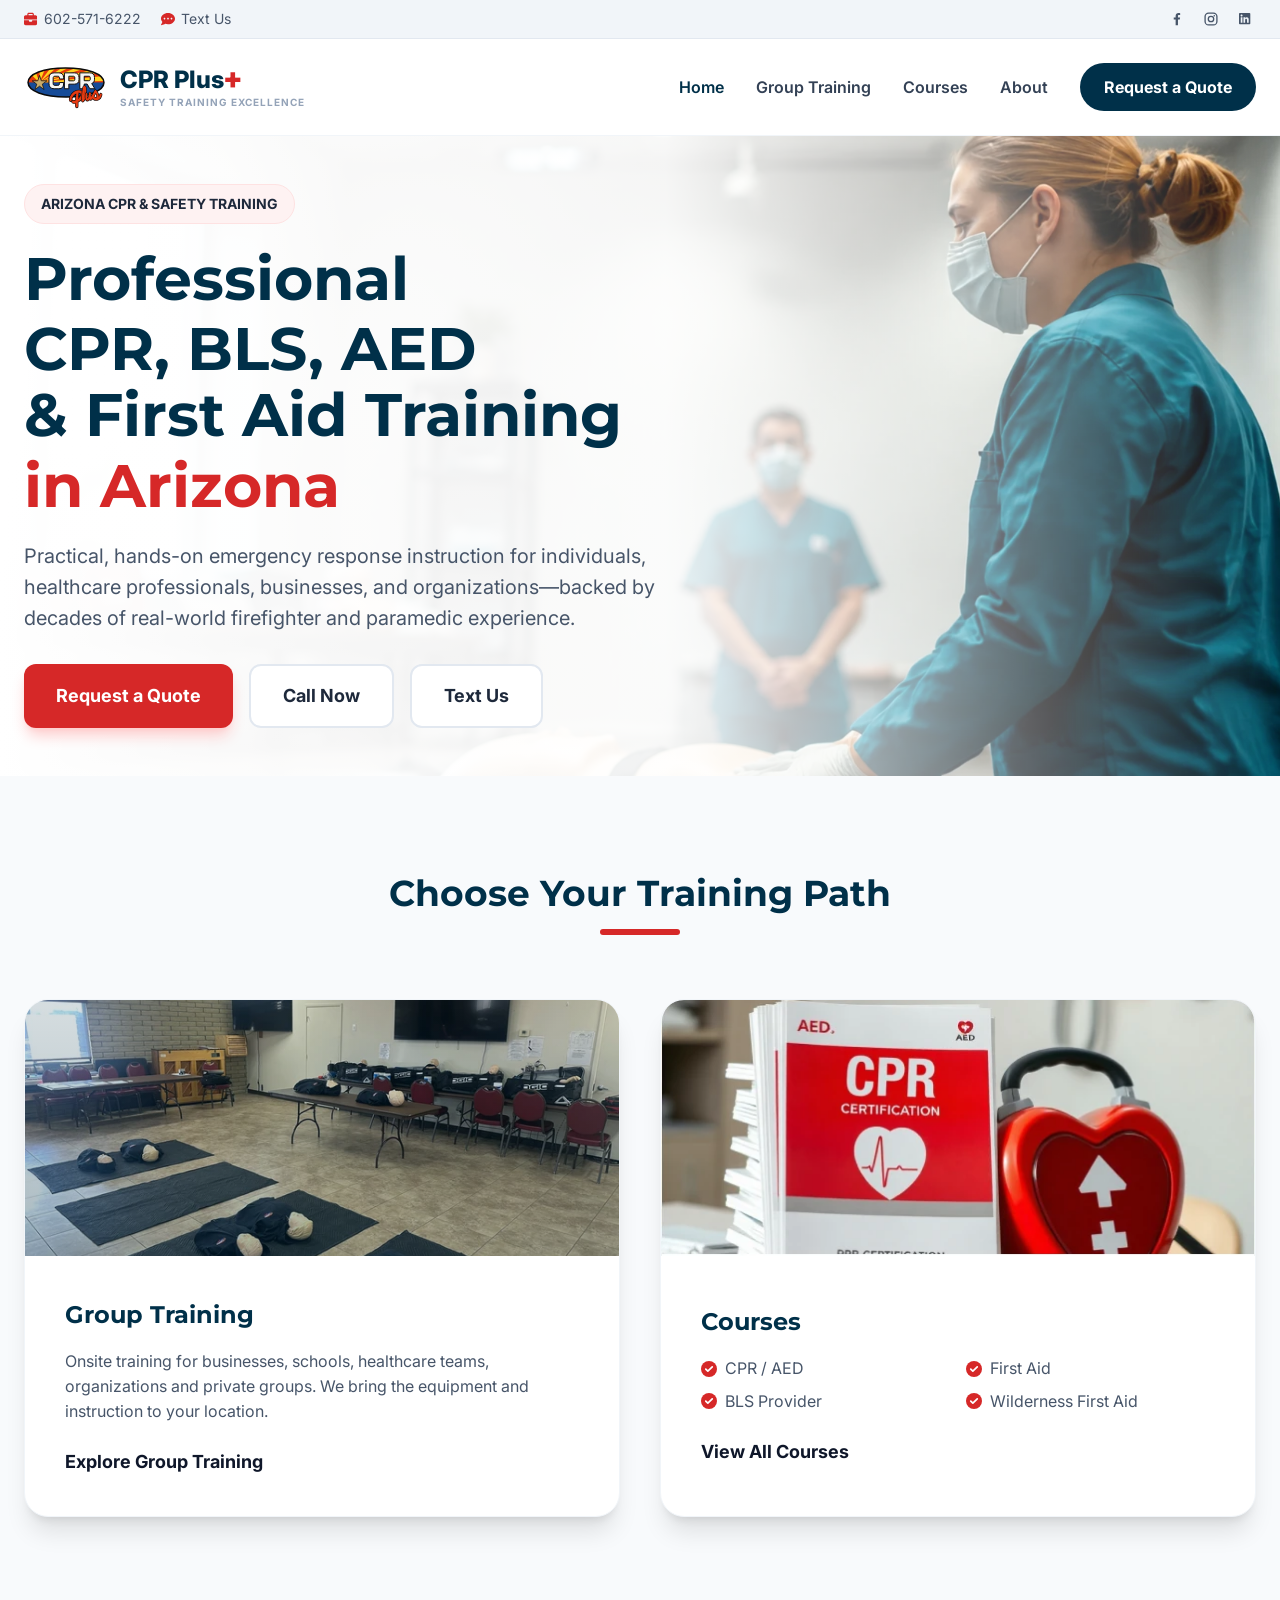
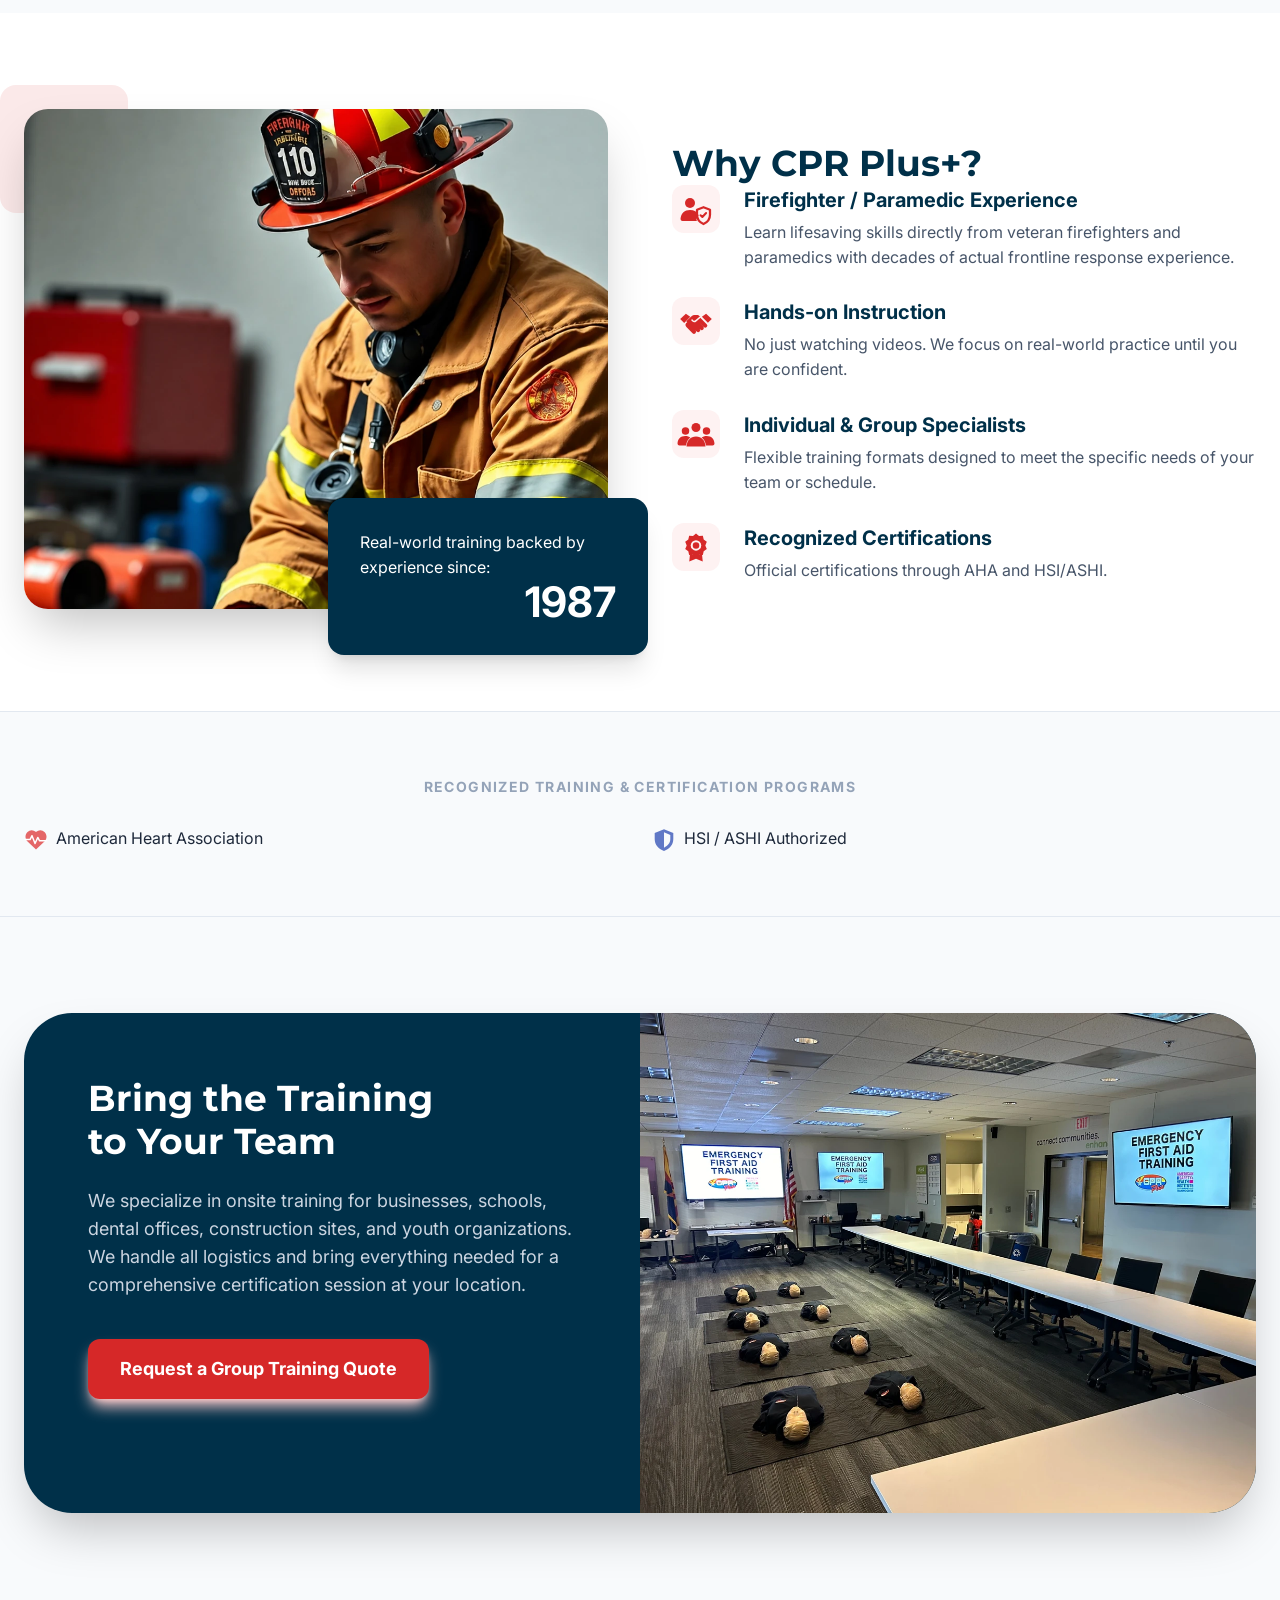
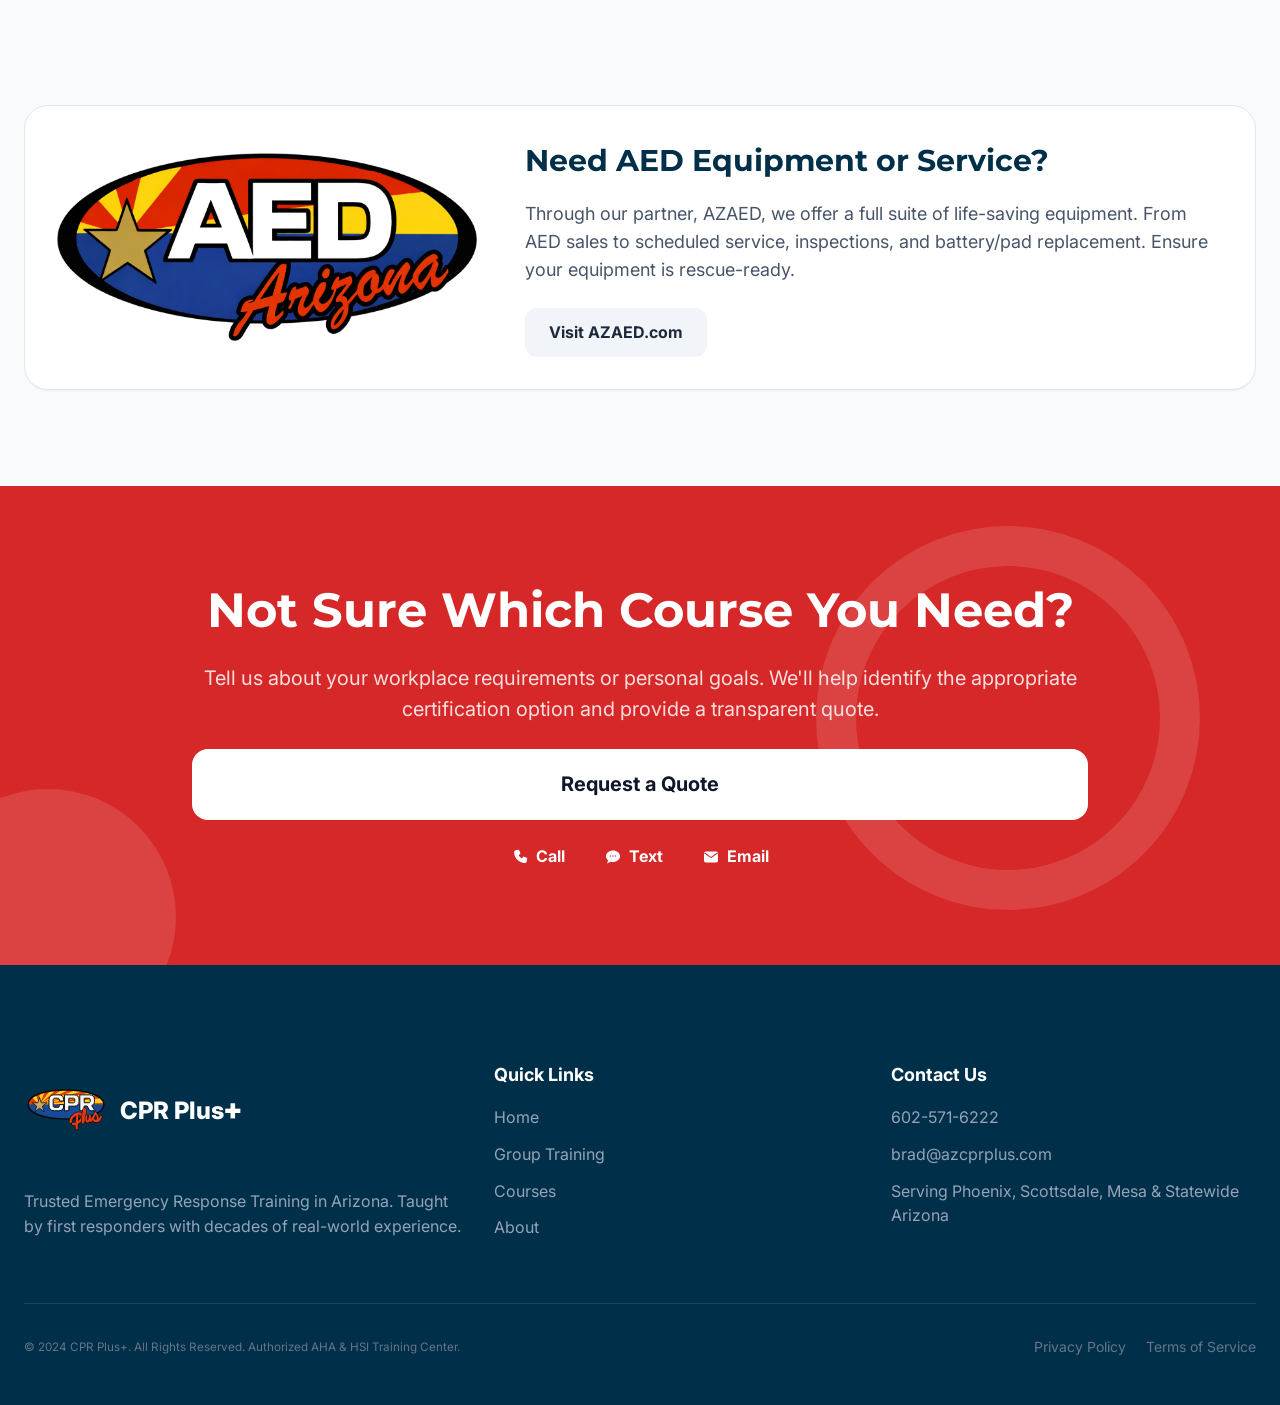
<file: home.html>
<!DOCTYPE html>
<html lang="en">

<head>
  <meta charset="UTF-8">
  <meta name="viewport" content="width=device-width, initial-scale=1.0">
  <title>Home | CPR Plus+</title>
  <link rel="icon" type="image/svg+xml" href="img/cpr-plus-logo3.svg">
  <link rel="preconnect" href="https://fonts.googleapis.com">
  <link rel="preconnect" href="https://fonts.gstatic.com" crossorigin>
  <link
    href="https://fonts.googleapis.com/css2?family=Inter:wght@400;500;700;800&family=Montserrat:wght@700;800&display=swap"
    rel="stylesheet">
  <link rel="stylesheet" href="styles.css?v=20260812e">
</head>

<body>
  <header>
    <div class="topbar">
      <div class="container topbar-inner">
        <div class="topbar-left">
          <a href="tel:+16025716222" class="topbar-item"><img class="icon-svg" src="img/nav-phone.svg"
              alt="Phone">602-571-6222</a>
          <a href="sms:+16025716222" class="topbar-item"><img class="icon-svg" src="img/nav-text-us.svg"
              alt="Message">Text
            Us</a>
        </div>
        <div class="topbar-right">
          <a href="https://www.facebook.com/" aria-label="Facebook"><img class="social-icon"
              src="img/social-facebook.svg" alt="Facebook"></a>
          <a href="https://www.instagram.com/" aria-label="Instagram"><img class="social-icon"
              src="img/social-instagram.svg" alt="Instagram"></a>
          <a href="https://www.linkedin.com/" aria-label="LinkedIn"><img class="social-icon"
              src="img/social-linkedin.svg" alt="LinkedIn"></a>
        </div>
      </div>
    </div>

    <nav class="nav nav-onsite">
      <div class="container nav-inner">
        <a class="brand" href="home.html">
          <span class="brand-mark"><img class="brand-icon" src="img/cpr-plus-logo3.svg" alt="Logo"></span>
          <span class="brand-text">
            <strong>CPR Plus<em>+</em></strong>
            <small>SAFETY TRAINING EXCELLENCE</small>
          </span>
        </a>
        <button class="nav-toggle" type="button" aria-label="Toggle navigation" aria-expanded="false">
          <span></span>
          <span></span>
          <span></span>
        </button>
        <div class="nav-onsite-right">
          <div class="nav-links">
            <a class="is-active" href="home.html">Home</a>
            <a href="group-training.html">Group Training</a>
            <a href="courses.html">Courses</a>
            <a href="about.html">About</a>
          </div>
          <a class="btn btn-pill btn-dark" href="group-training.html#quote-form">Request a Quote</a>
        </div>
      </div>
    </nav>
  </header>

  <main>
    <section class="hero">
      <img class="hero-bg" src="img/cpr-plus-hero-home.webp" alt="CPR training professionals"
        srcset="img/cpr-plus-hero-home-639w.webp 639w, img/cpr-plus-hero-home-1278w.webp 1278w, img/cpr-plus-hero-home.webp 1881w"
        sizes="(max-width: 760px) 1620px, (max-width: 1440px) 1440px, 100vw"
        width="1881" height="836" fetchpriority="high">
      <div class="hero-fade"></div>
      <div class="container">
        <div class="hero-content">
          <span class="badge">ARIZONA CPR & SAFETY TRAINING</span>
          <h1>
            <span class="headline-line">Professional</span>
            <span class="headline-line"><span class="headline-nowrap">CPR, BLS, AED</span> <span
                class="headline-nowrap">&amp; First Aid Training</span></span>
            <span class="headline-line"><span class="headline-nowrap">in</span> <span>Arizona</span></span>
          </h1>
          <p>Practical, hands-on emergency response instruction for individuals, healthcare professionals, businesses,
            and organizations—backed by decades of real-world firefighter and paramedic experience.</p>
          <div class="cta-row">
            <a class="btn btn-red" href="group-training.html#quote-form">Request a Quote</a>
            <a class="btn btn-outline" href="tel:+16025716222">Call Now</a>
            <a class="btn btn-outline" href="sms:+16025716222">Text Us</a>
          </div>
        </div>
      </div>
    </section>

    <section class="training section-pad bg-soft">
      <div class="container">
        <div class="section-head">
          <h2>Choose Your Training Path</h2>
          <span class="accent-line"></span>
        </div>
        <div class="cards two-up">
          <article class="card">
            <div class="card-media card-media-dim">
              <img src="img/class_setup2.webp" alt="Onsite group CPR training"
                srcset="img/class_setup2-640w.webp 640w, img/class_setup2-1280w.webp 1280w, img/class_setup2.webp 2400w"
                sizes="(max-width: 760px) calc(100vw - 32px), (max-width: 1100px) calc(100vw - 48px), 640px"
                width="4032" height="3024" loading="lazy" decoding="async">
            </div>
            <div class="card-body">
              <h3>Group Training</h3>
              <p>Onsite training for businesses, schools, healthcare teams, organizations and private groups. We bring
                the equipment and instruction to your location.</p>
              <a href="group-training.html" class="inline-link">Explore Group Training</a>
            </div>
          </article>
          <article class="card">
            <img src="img/courses-offered-cpr-aed.webp" alt="Courses and CPR certification"
              width="596" height="260" loading="lazy" decoding="async">
            <div class="card-body">
              <h3>Courses</h3>
              <ul class="course-list">
                <li><img class="bullet-icon" src="img/checkmark.svg" alt="">CPR / AED
                </li>
                <li><img class="bullet-icon" src="img/checkmark.svg" alt="">First Aid
                </li>
                <li><img class="bullet-icon" src="img/checkmark.svg" alt="">BLS
                  Provider</li>
                <li><img class="bullet-icon" src="img/checkmark.svg" alt="">Wilderness
                  First Aid</li>
              </ul>
              <a href="courses.html" class="inline-link">View All Courses</a>
            </div>
          </article>
        </div>
      </div>
    </section>

    <section class="why section-pad">
      <div class="container two-col">
        <div class="why-image-wrap">
          <div class="shape"></div>
          <img class="why-image" src="img/firefighter-instructor.webp" alt="Firefighter instructor"
            srcset="img/firefighter-instructor-630w.webp 630w, img/firefighter-instructor.webp 1350w"
            sizes="(max-width: 760px) 760px, (max-width: 1100px) calc(100vw - 48px), 760px"
            width="1350" height="930" loading="lazy" decoding="async">
          <div class="experience-box">
            <span>Real-world training backed by experience since:</span>
            <strong>1987</strong>
          </div>
        </div>
        <div class="why-content">
          <h2>Why CPR Plus+?</h2>
          <ul class="feature-list">
            <li><img class="feature-icon" src="img/why-icon-professional-experience.svg" alt=""><strong>Firefighter /
                Paramedic
                Experience</strong>Learn lifesaving skills directly from veteran
              firefighters and paramedics with decades of actual frontline response experience.</li>
            <li><img class="feature-icon" src="img/why-icon-hands-on-instruction.svg" alt=""><strong>Hands-on
                Instruction</strong>No
              just watching videos. We focus on real-world practice
              until you are confident.</li>
            <li><img class="feature-icon" src="img/why-icon-group-specialists.svg" alt=""><strong>Individual &amp; Group
                Specialists</strong>Flexible training formats designed to meet the
              specific needs of your team or schedule.</li>
            <li><img class="feature-icon" src="img/why-icon-recognized-certifications.svg" alt=""><strong>Recognized
                Certifications</strong>Official certifications through AHA and
              HSI/ASHI.</li>
          </ul>
        </div>
      </div>
    </section>

    <section class="logos section-tight bg-soft border-y">
      <div class="container">
        <p class="eyebrow">Recognized Training &amp; Certification Programs</p>
        <div class="logo-row">
          <span><img src="img/certification-icon-american-heart-association.svg" alt="American Heart Association"
              style="height: 24px; width: auto; vertical-align: middle; margin-right: 8px;">American Heart
            Association</span>
          <span><img src="img/certification-icon-hsi-ashi-authorized.svg" alt="HSI / ASHI Authorized"
              style="height: 24px; width: auto; vertical-align: middle; margin-right: 8px;">HSI / ASHI Authorized</span>
        </div>
      </div>
    </section>

    <section class="team-cta section-pad bg-soft">
      <div class="container cta-slab">
        <div class="slab-copy">
          <h2>Bring the Training<br>to Your Team</h2>
          <p>We specialize in onsite training for businesses, schools, dental offices, construction sites, and youth
            organizations. We handle all logistics and bring everything needed for a comprehensive certification session
            at your location.</p>
          <a class="btn btn-red" href="group-training.html#quote-form">Request a Group Training Quote</a>
        </div>
        <img class="slab-image" src="img/class_setup.webp" alt="Corporate group CPR training"
          srcset="img/class_setup-640w.webp 640w, img/class_setup-1280w.webp 1280w, img/class_setup.webp 2400w"
          sizes="(max-width: 760px) max(350px, calc(100vw - 32px)), (max-width: 1100px) calc(100vw - 48px), 670px"
          width="4032" height="3024" loading="lazy" decoding="async">
      </div>
    </section>

    <section class="aed section-pad bg-soft">
      <div class="container aed-card">
        <div class="aed-logo"><img src="img/aed_arizona_logo.webp" alt="AZAED icon"
          width="1291" height="578" loading="lazy" decoding="async"></div>
        <div class="aed-copy">
          <h3>Need AED Equipment or Service?</h3>
          <p>Through our partner, AZAED, we offer a full suite of life-saving equipment. From AED sales to scheduled
            service, inspections, and battery/pad replacement. Ensure your equipment is rescue-ready.</p>
          <a class="btn btn-soft" href="https://azaed.com/">Visit AZAED.com</a>
        </div>
      </div>
    </section>

    <section class="bottom-cta">
      <div class="orb orb-a"></div>
      <div class="orb orb-b"></div>
      <div class="container bottom-cta-content">
        <h2>Not Sure Which Course You Need?</h2>
        <p>Tell us about your workplace requirements or personal goals. We'll help identify the appropriate
          certification option and provide a transparent quote.</p>
        <a class="btn btn-light" href="group-training.html#quote-form">Request a Quote</a>
        <div class="contact-inline">
          <a href="tel:+16025716222"><img class="contact-icon" src="img/contact-icon-phone.svg" alt="Call">Call</a>
          <a href="sms:+16025716222"><img class="contact-icon" src="img/contact-icon-text.svg" alt="Text">Text</a>
          <a href="mailto:brad@azcprplus.com"><img class="contact-icon" src="img/contact-icon-email.svg"
              alt="Email">Email</a>
        </div>
      </div>
    </section>
  </main>

  <footer class="footer">
    <div class="container footer-grid">
      <div>
        <a class="brand footer-brand" href="home.html">
          <span class="brand-mark"><img class="brand-icon" src="img/cpr-plus-logo3.svg" alt="Logo"></span>
          <span class="brand-text"><strong>CPR Plus<em>+</em></strong></span>
        </a>
        <p>Trusted Emergency Response Training in Arizona. Taught by first responders with decades of
          real-world experience.</p>
      </div>
      <div>
        <h4>Quick Links</h4>
        <ul>
          <li><a href="home.html">Home</a></li>
          <li><a href="group-training.html">Group Training</a></li>
          <li><a href="courses.html">Courses</a></li>
          <li><a href="about.html">About</a></li>
        </ul>
      </div>
      <div>
        <h4>Contact Us</h4>
        <ul>
          <li>602-571-6222</li>
          <li>brad@azcprplus.com</li>
          <li>Serving Phoenix, Scottsdale, Mesa &amp; Statewide Arizona</li>
        </ul>
      </div>
    </div>
    <div class="container foot-bottom">
      <small>© 2024 CPR Plus+. All Rights Reserved. Authorized AHA &amp; HSI Training Center.</small>
      <div><a href="about.html">Privacy Policy</a><a href="about.html">Terms of Service</a></div>
    </div>
  </footer>
  <script>
    (() => {
      const setupNav = (nav) => {
        const toggle = nav.querySelector('.nav-toggle');
        const panel = nav.querySelector('.nav-onsite-right');
        if (!toggle || !panel) {
          return;
        }

        const close = () => {
          nav.classList.remove('nav-open');
          toggle.setAttribute('aria-expanded', 'false');
        };

        toggle.addEventListener('click', () => {
          const open = nav.classList.toggle('nav-open');
          toggle.setAttribute('aria-expanded', open ? 'true' : 'false');
        });

        nav.querySelectorAll('.nav-links a, .nav-onsite-right .btn').forEach((link) => {
          link.addEventListener('click', close);
        });

        window.addEventListener('resize', () => {
          if (window.innerWidth > 760) {
            close();
          }
        });

        document.addEventListener('keydown', (event) => {
          if (event.key === 'Escape') {
            close();
          }
        });
      };

      document.querySelectorAll('.nav').forEach(setupNav);
    })();
  </script>
</body>

</html>
</file>
<file: styles.css>
:root {
  --ink: #003049;
  --ink-soft: #475569;
  --ink-dark: #1e293b;
  --red: #d62828;
  --soft: #f8fafc;
  --line: #e2e8f0;
  --white: #ffffff;
}

* {
  box-sizing: border-box;
}

html,
body {
  margin: 0;
  padding: 0;
}

body {
  font-family: "Inter", sans-serif;
  color: var(--ink-dark);
  background: var(--white);
  line-height: 1.55;
  overflow-x: hidden;
}

h1,
h2,
h3,
h4 {
  font-family: "Montserrat", sans-serif;
  color: var(--ink);
  margin: 0;
}

a {
  text-decoration: none;
  color: inherit;
}

.container {
  width: min(1280px, calc(100% - 48px));
  margin: 0 auto;
}

.section-pad {
  padding: 96px 0;
}

.section-tight {
  padding: 64px 0;
}

.bg-soft {
  background: var(--soft);
}

.border-y {
  border-top: 1px solid var(--line);
  border-bottom: 1px solid var(--line);
}

.topbar {
  background: #f1f5f9;
  border-bottom: 1px solid var(--line);
  font-size: 14px;
}

.topbar-inner {
  display: flex;
  justify-content: space-between;
  align-items: center;
  min-height: 38px;
}

.topbar-left,
.topbar-right {
  display: flex;
  gap: 20px;
  align-items: center;
}

.topbar-item {
  color: var(--ink-soft);
  display: inline-flex;
  align-items: center;
  gap: 6px;
}

.icon-svg {
  width: 14px;
  height: 14px;
  display: inline-block;
}

.topbar-right {
  gap: 12px;
}

.topbar-right a {
  width: 22px;
  height: 22px;
  border-radius: 50%;
  display: grid;
  place-items: center;
  color: var(--ink-soft);
  font-size: 12px;
}

.social-icon {
  width: 14px;
  height: 14px;
  display: block;
}

.nav {
  background: var(--white);
  border-bottom: 1px solid #f1f5f9;
  position: sticky;
  top: 0;
  z-index: 20;
}

.nav-inner {
  min-height: 80px;
  display: flex;
  align-items: center;
  justify-content: space-between;
  position: relative;
}

.nav-toggle {
  display: none;
  width: 46px;
  height: 46px;
  border: 1px solid #dbe5ec;
  background: #fff;
  border-radius: 10px;
  align-items: center;
  justify-content: center;
  flex-direction: column;
  gap: 5px;
  cursor: pointer;
}

.nav-toggle span {
  width: 20px;
  height: 2px;
  border-radius: 2px;
  background: var(--ink);
  transition: transform 0.2s ease, opacity 0.2s ease;
}

.nav.nav-open .nav-toggle span:nth-child(1) {
  transform: translateY(7px) rotate(45deg);
}

.nav.nav-open .nav-toggle span:nth-child(2) {
  opacity: 0;
}

.nav.nav-open .nav-toggle span:nth-child(3) {
  transform: translateY(-7px) rotate(-45deg);
}

.brand {
  display: inline-flex;
  align-items: center;
  gap: 12px;
}

.brand-mark {
  display: inline-flex;
  align-items: center;
  justify-content: center;
}

.brand-icon {
  width: 84px;
  height: 96px;
  display: block;
}

.brand-text {
  display: grid;
  gap: 2px;
}

.brand-text strong {
  font-weight: 800;
  font-size: 24px;
  color: var(--ink);
  line-height: 1;
  font-family: "Inter", sans-serif;
}

.brand-text em {
  color: var(--red);
  font-style: normal;
  font-size: 1.2em;
  font-weight: 900;
  line-height: 1;
  display: inline-block;
  margin-left: -0.04em;
}

.brand-text small {
  color: #94a3b8;
  font-weight: 700;
  letter-spacing: 1px;
  font-size: 10px;
}

.btn {
  display: inline-flex;
  align-items: center;
  justify-content: center;
  border-radius: 12px;
  padding: 16px 32px;
  font-weight: 700;
  font-size: 18px;
  transition: transform 0.2s ease, box-shadow 0.2s ease;
}

.btn:hover {
  transform: translateY(-1px);
}

.btn-pill {
  border-radius: 999px;
  padding: 12px 24px;
  font-size: 16px;
}

.btn-dark {
  background: var(--ink);
  color: #fff;
}

.btn-red {
  background: var(--red);
  color: #fff;
  box-shadow: 0 10px 15px -3px #fecaca, 0 4px 6px -4px #fecaca;
}

.btn-outline {
  background: #fff;
  border: 2px solid var(--line);
  color: var(--ink-dark);
}

.btn-soft {
  background: #f1f5f9;
  color: var(--ink-dark);
  padding: 12px 24px;
  font-size: 16px;
}

.btn-light {
  background: #fff;
  color: #0f172a;
  border-radius: 16px;
  padding: 20px 40px;
  font-size: 20px;
}

.hero {
  position: relative;
  width: 100%;
  min-height: 640px;
  overflow: hidden;
  display: flex;
  align-items: center;
}

.hero-bg {
  position: absolute;
  inset: 0;
  width: 100%;
  height: 100%;
  object-fit: cover;
}

.hero-fade {
  position: absolute;
  inset: 0;
  background: linear-gradient(90deg, #fff 0%, rgba(255, 255, 255, 0.92) 52%, rgba(255, 255, 255, 0) 100%);
}

.hero-content {
  position: relative;
  z-index: 1;
  max-width: 672px;
  display: grid;
  gap: 22px;
  padding: 24px 0;
}

.badge {
  width: max-content;
  background: #fef2f2;
  border: 1px solid #fee2e2;
  border-radius: 999px;
  padding: 8px 16px;
  font-size: 14px;
  font-weight: 700;
}

.hero h1 {
  font-size: clamp(38px, 5vw, 60px);
  line-height: 1.1;
  display: grid;
  gap: 0.08em;
  color: var(--ink);
}

.hero h1 .headline-line {
  display: block;
}

.hero h1 .headline-nowrap {
  white-space: nowrap;
}

.hero h1 .headline-line:last-child span {
  color: var(--red);
}

@media (max-width: 760px) {
  .hero h1 {
    font-size: clamp(34px, 10vw, 60px);
    letter-spacing: -0.04em;
  }

  .hero h1 .headline-line {
    white-space: normal;
  }

  .hero h1 .headline-nowrap {
    white-space: nowrap;
  }

  .hero h1 .headline-line:last-child .headline-nowrap {
    white-space: nowrap;
  }
}

@media (max-width: 359px) {
  .hero h1 {
    font-size: 28px;
  }

  .hero h1 .headline-nowrap,
  .hero h1 .headline-line:last-child .headline-nowrap {
    white-space: normal;
  }
}

.hero p {
  margin: 0;
  font-size: 20px;
  color: var(--ink-soft);
}

.cta-row {
  display: flex;
  flex-wrap: wrap;
  gap: 16px;
  padding-top: 8px;
}

.section-head {
  text-align: center;
  display: grid;
  place-items: center;
  gap: 14px;
  margin-bottom: 64px;
}

.section-head h2,
.why h2,
.team-cta h2,
.bottom-cta h2 {
  font-size: clamp(30px, 4vw, 36px);
  line-height: 1.2;
}

.accent-line {
  width: 80px;
  height: 6px;
  border-radius: 999px;
  background: var(--red);
}

.cards.two-up {
  display: grid;
  grid-template-columns: repeat(2, minmax(0, 1fr));
  gap: 40px;
}

.card {
  background: #fff;
  border: 1px solid #f1f5f9;
  border-radius: 24px;
  overflow: hidden;
  box-shadow: 0 20px 25px -5px rgba(0, 0, 0, 0.1), 0 8px 10px -6px rgba(0, 0, 0, 0.1);
}

.card > img {
  width: 100%;
  height: 256px;
  object-fit: cover;
}

.card-media {
  position: relative;
}

.card-media img {
  width: 100%;
  height: 256px;
  object-fit: cover;
  display: block;
}

.card-media-dim::after {
  content: "";
  position: absolute;
  inset: 0;
  background: linear-gradient(180deg, rgba(0, 48, 73, 0.16) 0%, rgba(0, 48, 73, 0.34) 100%);
  pointer-events: none;
}

.card-body {
  padding: 40px;
  display: grid;
  gap: 16px;
}

.card-body h3 {
  font-size: 24px;
}

.card-body p {
  margin: 0;
  color: var(--ink-soft);
}

.inline-link {
  font-size: 18px;
  font-weight: 700;
  color: #0f172a;
  margin-top: 8px;
}

.course-list {
  margin: 0;
  padding: 0;
  display: grid;
  grid-template-columns: repeat(2, minmax(0, 1fr));
  gap: 8px 16px;
  list-style: none;
}

.course-list li {
  color: var(--ink-soft);
  display: inline-flex;
  align-items: center;
  gap: 8px;
}

.bullet-icon {
  width: 16px;
  height: 16px;
  flex: 0 0 16px;
  display: block;
  object-fit: contain;
}

.two-col {
  display: grid;
  grid-template-columns: repeat(2, minmax(0, 1fr));
  gap: 64px;
  align-items: center;
}

.why-image-wrap {
  position: relative;
}

.shape {
  position: absolute;
  width: 128px;
  height: 128px;
  border-radius: 16px;
  background: var(--red);
  opacity: 0.1;
  left: -24px;
  top: -24px;
}

.why-image {
  width: 100%;
  height: 500px;
  border-radius: 24px;
  object-fit: cover;
  box-shadow: 0 25px 50px -12px rgba(0, 0, 0, 0.25);
  position: relative;
}

.experience-box {
  position: absolute;
  right: -40px;
  bottom: -40px;
  max-width: 320px;
  background: var(--ink);
  color: #fff;
  border-radius: 16px;
  padding: 32px;
  box-shadow: 0 20px 25px -5px rgba(0, 0, 0, 0.1), 0 8px 10px -6px rgba(0, 0, 0, 0.1);
}

.experience-box strong {
  display: block;
  width: 100%;
  font-size: 42px;
  line-height: 1;
  margin-top: 2px;
  text-align: right;
}

.feature-list {
  margin: 0;
  padding: 0;
  list-style: none;
  display: grid;
  gap: 28px;
}

.feature-list li {
  padding-left: 72px;
  min-height: 48px;
  position: relative;
  color: var(--ink-soft);
}

.feature-icon {
  position: absolute;
  left: 0;
  top: 0;
  width: 48px;
  height: 48px;
}

.feature-list strong {
  display: block;
  color: var(--ink);
  font-size: 20px;
  margin-bottom: 4px;
  font-family: "Inter", sans-serif;
}

.eyebrow {
  margin: 0 0 28px;
  color: #94a3b8;
  text-transform: uppercase;
  letter-spacing: 1.4px;
  text-align: center;
  font-size: 14px;
  font-weight: 700;
}

.logo-row {
  display: grid;
  grid-template-columns: repeat(auto-fit, minmax(min(100%, 240px), 1fr));
  gap: 24px;
}

.certification-program {
  margin: 0;
  padding: 24px 16px;
  border: 1px solid var(--line);
  border-radius: 16px;
  background: #fff;
  text-align: center;
}

.certification-program img {
  display: block;
  width: 100%;
  height: 160px;
  object-fit: contain;
}

.certification-program figcaption {
  margin-top: 16px;
  color: var(--ink);
  font-size: 16px;
  font-weight: 700;
  line-height: 1.5;
}

.certification-note {
  max-width: 820px;
  margin: 24px auto 0;
  color: var(--ink-soft);
  text-align: center;
  line-height: 1.7;
}

.cta-slab {
  background: var(--ink);
  border-radius: 48px;
  overflow: hidden;
  box-shadow: 0 25px 50px -12px rgba(0, 0, 0, 0.25);
  display: grid;
  grid-template-columns: repeat(2, minmax(0, 1fr));
  align-items: stretch;
}

.slab-copy {
  padding: 64px;
  color: #cbd5e1;
}

.slab-copy h2 {
  color: #fff;
  margin-bottom: 24px;
}

.slab-copy p {
  margin: 0 0 40px;
  font-size: 18px;
}

.slab-image {
  width: 100%;
  height: 500px;
  object-fit: cover;
}

.aed-card {
  background: #fff;
  border: 1px solid var(--line);
  border-radius: 24px;
  box-shadow: 0 1px 1px rgba(0, 0, 0, 0.05);
  padding: 32px;
  display: grid;
  grid-template-columns: 420px 1fr;
  align-items: center;
  gap: 48px;
}

.aed-logo {
  background: transparent;
  border-radius: 0;
  width: 100%;
  height: auto;
  display: flex;
  align-items: center;
  justify-content: center;
}

.aed-logo img {
  width: 100%;
  max-width: 420px;
  height: auto;
  display: block;
  object-fit: contain;
}

.aed-copy h3 {
  font-size: clamp(28px, 3vw, 30px);
  margin-bottom: 16px;
}

.aed-copy p {
  margin: 0 0 24px;
  color: var(--ink-soft);
  font-size: 18px;
}

.bottom-cta {
  position: relative;
  overflow: hidden;
  background: var(--red);
  color: rgba(255, 255, 255, 0.85);
  padding: 96px 0;
}

.bottom-cta-content {
  max-width: 896px;
  text-align: center;
  position: relative;
  z-index: 1;
  display: grid;
  gap: 24px;
}

.bottom-cta h2 {
  color: #fff;
  font-size: clamp(34px, 4.2vw, 48px);
}

.bottom-cta p {
  margin: 0;
  font-size: 20px;
}

.orb {
  position: absolute;
  border-radius: 999px;
  opacity: 0.12;
  border: 40px solid #fff;
}

.orb-a {
  width: 384px;
  height: 384px;
  top: 40px;
  right: 80px;
}

.orb-b {
  width: 256px;
  height: 256px;
  border: 0;
  background: #fff;
  left: -80px;
  bottom: -80px;
}

.contact-inline {
  display: flex;
  gap: 40px;
  justify-content: center;
  font-weight: 700;
  color: #fff;
}

.contact-inline a {
  display: inline-flex;
  align-items: center;
  gap: 8px;
}

.contact-icon {
  width: 16px;
  height: 16px;
  display: inline-block;
}

.footer {
  background: var(--ink);
  color: #94a3b8;
  padding: 96px 0 48px;
}

.footer-grid {
  display: grid;
  gap: 32px;
  grid-template-columns: 1.2fr 1fr 1fr;
}

.footer-grid h4 {
  color: #fff;
  font-family: "Inter", sans-serif;
  font-size: 18px;
  margin: 0 0 16px;
}

.footer-grid p,
.footer-grid li,
.footer-grid a {
  font-size: 16px;
  color: #94a3b8;
}

.footer-grid ul {
  margin: 0;
  padding: 0;
  list-style: none;
  display: grid;
  gap: 12px;
}

.footer-brand {
  margin-bottom: 16px;
}

.footer-brand .brand-text strong,
.footer-brand .brand-text em {
  color: #fff;
}

.foot-bottom {
  border-top: 1px solid rgba(255, 255, 255, 0.1);
  margin-top: 48px;
  padding-top: 32px;
  display: flex;
  justify-content: space-between;
  gap: 20px;
  align-items: center;
  font-size: 14px;
  color: #64748b;
}

.foot-bottom a {
  color: #64748b;
  margin-left: 20px;
}

.nav-onsite-right {
  display: flex;
  align-items: center;
  gap: 32px;
}

.nav-links {
  display: flex;
  align-items: center;
  gap: 32px;
}

.nav-links a {
  font-size: 16px;
  font-weight: 600;
  color: #334155;
}

.nav-links a.is-active {
  color: var(--ink);
}

.onsite-hero {
  position: relative;
  min-height: 450px;
  overflow: hidden;
  display: flex;
  align-items: center;
  background: #0f172a;
}

.onsite-hero-bg {
  position: absolute;
  inset: 0;
  width: 100%;
  height: 100%;
  object-fit: cover;
  object-position: center;
}

.onsite-hero-overlay {
  position: absolute;
  inset: 0;
  background: linear-gradient(180deg, rgba(15, 23, 42, 0.4) 0%, rgba(15, 23, 42, 0.8) 50%, #0f172a 100%);
}

.onsite-hero-content {
  position: relative;
  z-index: 1;
  max-width: min(672px, 50%);
  display: grid;
  gap: 22px;
  padding: 24px 0;
}

.contact-hero.onsite-hero {
  min-height: 450px;
}

.contact-hero.onsite-hero::before {
  content: "";
  position: absolute;
  top: 6%;
  right: 2.5%;
  width: 52%;
  height: 88%;
  z-index: 0;
  border-radius: 28px 0 0 28px;
  background: linear-gradient(270deg, #25435a 0%, #1c3449 56%, rgba(28, 52, 73, 0) 100%);
}

.about-hero.contact-hero.onsite-hero::before {
  display: none;
}

.about-hero.contact-hero.onsite-hero {
  min-height: 620px;
}

.about-hero.contact-hero.onsite-hero::after {
  content: "";
  position: absolute;
  top: 50%;
  right: 7%;
  width: 64%;
  height: 115%;
  background: radial-gradient(ellipse at center, rgba(28, 117, 127, 0.52) 0%, rgba(28, 117, 127, 0.18) 44%, rgba(28, 117, 127, 0) 72%);
  transform: translateY(-50%);
  z-index: 0;
  pointer-events: none;
}

.about-hero .about-hero-visual {
  position: absolute;
  top: 50%;
  right: 7%;
  width: min(52%, 560px);
  margin: 0;
  transform: translateY(-50%);
  z-index: 1;
}

.about-hero .about-hero-visual::before {
  content: "";
  position: absolute;
  inset: 6px -8px -8px 8px;
  border: 1px solid rgba(28, 117, 127, 0.5);
  border-radius: 24px;
  background: var(--ink);
  z-index: -1;
}

.about-hero .about-hero-visual .onsite-hero-bg {
  inset: auto 0 auto auto;
  position: relative;
  top: auto;
  right: auto;
  display: block;
  width: 100%;
  height: auto;
  object-fit: contain;
  object-position: center;
  padding: 0;
  border: 1px solid rgba(148, 212, 215, 0.52);
  border-radius: 24px;
  box-shadow: 0 22px 42px rgba(0, 0, 0, 0.34);
  transform: none;
  z-index: 1;
  background: transparent;
}

.about-hero .about-hero-visual figcaption {
  position: relative;
  z-index: 1;
  margin-top: 12px;
  padding: 0 16px;
  color: #b8cbd0;
  font-size: 13px;
  line-height: 1.4;
  text-align: center;
}

.about-hero.contact-hero.onsite-hero .onsite-hero-overlay {
  display: none;
}

.about-hero .about-story-link {
  width: max-content;
  color: #b8dadd;
  border-bottom: 1px solid rgba(184, 218, 221, 0.45);
  font-size: 15px;
  font-weight: 700;
  line-height: 1.5;
  text-decoration: none;
  transition: color 180ms ease, border-color 180ms ease;
}

.about-hero .about-story-link:hover,
.about-hero .about-story-link:focus-visible {
  color: #fff;
  border-color: #fff;
}

.about-hero .about-story-link span {
  margin-left: 4px;
  color: var(--red);
}

.contact-hero.onsite-hero .onsite-hero-content {
  max-width: min(672px, 50%);
  z-index: 3;
}

.btn-with-icon {
  display: inline-flex;
  align-items: center;
  gap: 12px;
}

.btn-with-icon img {
  width: 16px;
  height: 18px;
}

.onsite-chip {
  width: max-content;
  display: inline-flex;
  align-items: center;
  gap: 8px;
  padding: 8px 16px;
  border-radius: 999px;
  color: #fff;
  border: 1px solid rgba(255, 255, 255, 0.2);
  background: rgba(255, 255, 255, 0.1);
  backdrop-filter: blur(6px);
  font-size: 14px;
  font-weight: 700;
}

.onsite-chip span {
  width: 8px;
  height: 8px;
  border-radius: 999px;
  background: #4ade80;
}

.onsite-hero h1 {
  font-size: clamp(38px, 5vw, 60px);
  line-height: 1.15;
  color: #fff;
}

.onsite-hero h1 span {
  color: var(--red);
}

.onsite-hero p {
  margin: 0;
  color: #cbd5e1;
  font-size: 20px;
}

.onsite-head {
  margin-bottom: 0;
}

.eyebrow-dark {
  margin: 0;
  color: #0f172a;
  text-transform: uppercase;
  font-size: 14px;
  font-weight: 700;
  letter-spacing: 1.4px;
}

.train-grid {
  margin-top: 64px;
  display: grid;
  grid-template-columns: repeat(3, minmax(0, 1fr));
  gap: 32px;
}

.train-card {
  background: #f8fafc;
  border: 1px solid #f1f5f9;
  border-radius: 24px;
  padding: 32px;
  display: grid;
  gap: 12px;
  min-height: 234px;
}

.train-icon-wrap {
  width: 72px;
  height: 72px;
  border-radius: 18px;
  background: #fff;
  display: grid;
  place-items: center;
  box-shadow: 0 1px 1px rgba(0, 0, 0, 0.05);
}

.train-icon-wrap img {
  width: 36px;
  height: 36px;
  object-fit: contain;
}

.train-card h3 {
  font-size: 20px;
  margin-top: 12px;
}

.train-card p {
  margin: 0;
  color: var(--ink-soft);
  font-size: 16px;
}

.options-grid {
  display: grid;
  grid-template-columns: repeat(2, minmax(0, 1fr));
  gap: 64px;
  align-items: center;
}

.options-media {
  position: relative;
  border: 8px solid #fff;
  border-radius: 48px;
  overflow: hidden;
  box-shadow: 0 25px 50px -12px rgba(0, 0, 0, 0.25);
}

.options-media::after {
  content: "";
  position: absolute;
  inset: 0;
  pointer-events: none;
  background: linear-gradient(180deg, rgba(15, 23, 42, 0.08) 0%, rgba(15, 23, 42, 0.3) 100%);
}

.options-media img {
  width: 100%;
  height: 600px;
  object-fit: cover;
  object-position: center top;
}

.options-copy h2 {
  font-size: clamp(30px, 3.6vw, 36px);
  line-height: 1.25;
}

.options-copy > p {
  margin: 20px 0 24px;
  color: var(--ink-soft);
  font-size: 18px;
}

.options-list {
  margin: 0;
  padding: 0;
  list-style: none;
  display: grid;
  gap: 16px;
}

.options-list li {
  background: #fff;
  border: 1px solid var(--line);
  border-radius: 16px;
  box-shadow: 0 1px 1px rgba(0, 0, 0, 0.05);
  padding: 16px;
  display: inline-flex;
  align-items: center;
  gap: 16px;
  font-size: 16px;
  font-weight: 700;
  color: var(--ink);
}

.option-icon {
  width: 48px;
  height: 48px;
  border-radius: 999px;
  background: #fef2f2;
  display: grid;
  place-items: center;
  flex: 0 0 48px;
}

.option-icon-blue {
  background: #eff6ff;
}

.options-list img {
  width: 40px;
  height: 40px;
}

.options-list em {
  font-style: italic;
  font-weight: 700;
}

.options-copy .inline-link {
  display: inline-block;
  margin-top: 16px;
}

.inline-link-icon {
  display: inline-flex;
  align-items: center;
  gap: 8px;
}

.inline-link-icon img {
  width: 16px;
  height: 16px;
  filter: brightness(0);
  transform: translateY(1px);
}

.no-bottom-gap {
  gap: 12px;
}

.how-sub {
  margin: 0;
  color: #64748b;
  font-size: 18px;
  text-align: center;
}

.steps-row {
  position: relative;
  display: grid;
  grid-template-columns: repeat(3, minmax(0, 1fr));
  gap: 48px;
  margin-top: 52px;
}

.step-line {
  position: absolute;
  left: 0;
  right: 0;
  top: 40px;
  height: 2px;
  background: #f1f5f9;
}

.step-card {
  background: #fff;
  z-index: 1;
  text-align: center;
  padding: 32px;
}

.step-dot {
  width: 80px;
  height: 80px;
  margin: 0 auto;
  border-radius: 999px;
  display: grid;
  place-items: center;
  color: #fff;
  font-size: 30px;
  font-weight: 800;
  background: var(--red);
  border: 8px solid #fff;
  box-shadow: 0 20px 25px -5px #fecaca, 0 8px 10px -6px #fecaca;
}

.step-dot-alt {
  background: var(--ink);
  box-shadow: 0 20px 25px -5px #bfdbfe, 0 8px 10px -6px #bfdbfe;
}

.step-card h3 {
  margin: 12px 0 8px;
  font-size: 20px;
}

.step-card p {
  margin: 0;
  color: var(--ink-soft);
}

.why-org {
  background: var(--ink);
}

.why-org-grid {
  display: grid;
  grid-template-columns: repeat(2, minmax(0, 1fr));
  gap: 80px;
  align-items: center;
}

.why-org h2 {
  color: #fff;
  font-size: clamp(30px, 3.6vw, 36px);
  line-height: 1.25;
  margin-bottom: 28px;
}

.why-org-list {
  margin: 0;
  padding: 0;
  list-style: none;
  display: grid;
  gap: 24px;
}

.why-org-list li {
  display: grid;
  grid-template-columns: 18px 1fr;
  gap: 16px;
}

.why-org-list img {
  width: 18px;
  height: 18px;
  margin-top: 4px;
}

.why-org-list strong {
  display: block;
  color: #fff;
  font-family: "Montserrat", sans-serif;
  font-size: 18px;
  margin-bottom: 2px;
}

.why-org-list span {
  color: #cbd5e1;
}

.why-org-media {
  overflow: hidden;
  border-radius: 24px;
  box-shadow: 0 25px 50px -12px rgba(0, 0, 0, 0.25);
}

.why-org-media img {
  width: 100%;
  height: 550px;
  object-fit: cover;
}

.faq-wrap {
  max-width: 896px;
}

.faq-list {
  display: grid;
  gap: 14px;
}

.faq-list details {
  padding: 20px 24px;
  border: 1px solid var(--line);
  border-radius: 16px;
  background: #fff;
}

.faq-list summary {
  color: var(--ink);
  font-size: 18px;
  font-weight: 700;
  line-height: 1.5;
  cursor: pointer;
}

.faq-list summary::marker {
  color: var(--red);
}

.faq-list summary:focus-visible {
  outline: 2px solid var(--red);
  outline-offset: 5px;
  border-radius: 4px;
}

.faq-list p {
  margin: 14px 0 0;
  color: var(--ink-soft);
  line-height: 1.7;
}

.faq-list a {
  color: var(--red);
  text-decoration: underline;
  text-underline-offset: 3px;
}

.quote-section {
  background: #fff;
}

.quote-wrap {
  max-width: 896px;
  background: #fff;
  border: 1px solid var(--line);
  border-radius: 48px;
  box-shadow: 0 25px 50px -12px rgba(0, 0, 0, 0.25);
  overflow: hidden;
  padding-bottom: 48px;
}

.quote-top {
  background: var(--red);
  padding: 48px;
  text-align: center;
  color: #fff;
}

.quote-top h2 {
  color: #fff;
  font-size: clamp(30px, 3.6vw, 36px);
}

.quote-top p {
  margin: 12px 0 0;
  color: rgba(255, 255, 255, 0.8);
  font-size: 18px;
}

.quote-form {
  width: min(750px, calc(100% - 48px));
  margin: 0 auto;
  padding-top: 48px;
  display: grid;
  /* minmax(0,...) keeps hCaptcha's fixed-width iframe from widening the track. */
  grid-template-columns: minmax(0, 1fr);
  gap: 16px;
}

.form-status {
  display: none;
  padding: 14px 18px;
  border-radius: 10px;
  font-weight: 600;
  font-size: 15px;
}

.form-status:empty {
  display: none;
}

.form-status.is-loading,
.form-status.is-success,
.form-status.is-error {
  display: block;
}

.form-status.is-loading {
  background: var(--soft);
  color: var(--ink-soft);
  border: 1px solid var(--line);
}

.form-status.is-success {
  background: #ecfdf3;
  color: #067647;
  border: 1px solid #abefc6;
}

.form-status.is-error {
  background: #fef2f2;
  color: var(--red);
  border: 1px solid #fecaca;
}

.field {
  min-width: 0;
}

.field input,
.field select,
.field textarea {
  max-width: 100%;
}

.h-captcha {
  max-width: 100%;
}

/* hCaptcha renders a fixed 303px widget, so scale it down to fit narrow screens instead of clipping it. */
@media (max-width: 430px) {
  .h-captcha {
    transform: scale(0.84);
    transform-origin: left center;
  }
}

@media (max-width: 374px) {
  .h-captcha {
    transform: scale(0.78);
    transform-origin: left center;
  }

  .touch-grid {
    padding: 16px 10px;
  }

  .touch-form {
    padding: 14px;
  }
}

@media (max-width: 340px) {
  .h-captcha {
    transform: scale(0.64);
    transform-origin: left center;
  }
}

.field-row {
  display: grid;
  grid-template-columns: repeat(2, minmax(0, 1fr));
  gap: 24px;
}

.field {
  display: grid;
  gap: 8px;
}

.field span {
  font-size: 14px;
  font-weight: 700;
  color: var(--ink);
}

.field input,
.field select,
.field textarea {
  width: 100%;
  border: 1px solid var(--line);
  border-radius: 8px;
  padding: 14px 16px;
  font-size: 16px;
  font-family: "Inter", sans-serif;
  color: #0f172a;
}

.field textarea {
  resize: vertical;
  min-height: 120px;
}

.quote-submit {
  width: 100%;
}

.quote-help {
  margin: 0;
  text-align: center;
  color: #64748b;
  font-size: 14px;
}

.quote-help a {
  color: var(--red);
  font-weight: 700;
}

@media (max-width: 760px) {
  .quote-help a {
    display: block;
  }
}

.courses-page {
  background: #f8fafc;
}

.courses-hero {
  position: relative;
  min-height: 450px;
  overflow: hidden;
  display: flex;
  align-items: center;
}

.courses-hero-bg {
  position: absolute;
  inset: 0;
  width: 100%;
  height: 100%;
  object-fit: cover;
}

.courses-hero-overlay {
  position: absolute;
  inset: 0;
  background: linear-gradient(180deg, rgba(15, 23, 42, 0.4) 0%, rgba(15, 23, 42, 0.8) 50%, #0f172a 100%);
}

.courses-hero-content {
  position: relative;
  z-index: 1;
  text-align: center;
  display: grid;
  gap: 20px;
  max-width: 768px;
}

.courses-hero-content h1 {
  color: #fff;
  font-size: clamp(42px, 6vw, 60px);
  line-height: 1;
}

.courses-hero-content h1 span {
  color: var(--red);
}

.courses-hero-content p {
  margin: 0;
  color: #cbd5e1;
  font-size: 20px;
  line-height: 1.6;
}

.courses-listing {
  padding-top: 96px;
}

.section-group-header {
  display: flex;
  align-items: center;
  gap: 18px;
  margin: 0 auto 28px;
  padding: 10px 0 12px;
  border-bottom: 2px solid rgba(15, 23, 42, 0.18);
  position: relative;
}

.section-group-header::after {
  content: "";
  position: absolute;
  left: 0;
  right: 0;
  bottom: -2px;
  height: 2px;
  background: repeating-linear-gradient(
    135deg,
    rgba(15, 23, 42, 0.06) 0,
    rgba(15, 23, 42, 0.06) 10px,
    transparent 10px,
    transparent 20px
  );
}

.section-group-header h2 {
  margin: 0;
  color: var(--ink);
  font-size: clamp(18px, 2vw, 26px);
  line-height: 1.15;
  letter-spacing: 0.02em;
  text-transform: uppercase;
}

.courses-grid {
  display: grid;
  grid-template-columns: repeat(2, minmax(0, 1fr));
  gap: 48px;
}

.course-card {
  background: #fff;
  border: 1px solid #f1f5f9;
  border-radius: 40px;
  overflow: hidden;
  box-shadow: 0 20px 25px -5px rgba(0, 0, 0, 0.1), 0 8px 10px -6px rgba(0, 0, 0, 0.1);
}

.course-card-media {
  position: relative;
  height: 256px;
  overflow: hidden;
}

.course-card-media img {
  width: 100%;
  height: 100%;
  object-fit: cover;
}

.course-badge {
  position: absolute;
  top: 24px;
  left: 24px;
  background: var(--red);
  color: #fff;
  border-radius: 999px;
  padding: 4px 12px;
  font-size: 12px;
  font-weight: 900;
  letter-spacing: -0.6px;
  text-transform: uppercase;
}

.course-badge-navy {
  background: var(--ink);
}

.course-card-body {
  padding: 40px;
  display: grid;
  gap: 16px;
}

.course-card-body h3 {
  font-size: 30px;
  line-height: 1.2;
  color: var(--ink);
}

.course-for {
  margin: 0;
  color: #64748b;
  font-weight: 700;
  display: inline-flex;
  align-items: flex-start;
  gap: 8px;
}

.course-for img {
  width: 18px;
  height: 16px;
  margin-top: 4px;
}

.course-card-body p {
  margin: 0;
  color: var(--ink-soft);
  line-height: 1.65;
}

.course-card-foot {
  display: flex;
  align-items: center;
  justify-content: space-between;
  gap: 16px;
  padding-top: 16px;
}

.chip-row {
  display: flex;
  align-items: center;
  gap: 8px;
  flex-wrap: wrap;
}

.chip-row span {
  background: #f1f5f9;
  border-radius: 6px;
  padding: 4px 12px;
  color: var(--ink-soft);
  font-size: 12px;
  font-weight: 700;
  letter-spacing: 0.6px;
  text-transform: uppercase;
}

.chip-row .chip-blue {
  background: #eff6ff;
  color: #0f172a;
}

.course-card-foot a {
  font-size: 16px;
  color: #0f172a;
  font-weight: 800;
  display: inline-flex;
  align-items: center;
  gap: 8px;
  white-space: nowrap;
}

.course-card-foot a img {
  width: 14px;
  height: 16px;
}

.feature-banner {
  padding-top: 80px;
}

.wide-feature {
  display: grid;
  grid-template-columns: 1.1fr 1fr;
  background: linear-gradient(135deg, #0f172a 0%, #1b3550 100%);
  border-radius: 32px;
  overflow: hidden;
  box-shadow: 0 25px 50px -12px rgba(15, 23, 42, 0.2);
}

.wide-feature-copy {
  padding: 56px 48px;
  display: grid;
  align-content: center;
  gap: 20px;
}

.wide-feature-copy h3 {
  margin: 0;
  color: #fff;
  font-size: clamp(30px, 3vw, 42px);
  line-height: 1.15;
}

.wide-feature-copy p {
  margin: 0;
  color: #dbeafe;
  line-height: 1.7;
  max-width: 54ch;
}

.wide-feature img {
  width: 100%;
  height: 100%;
  object-fit: cover;
  min-height: 320px;
}

.advanced-training {
  padding-top: 80px;
}

.advanced-header {
  margin-bottom: 22px;
}

.advanced-card-grid {
  display: grid;
  grid-template-columns: repeat(2, minmax(0, 1fr));
  gap: 28px;
}

.advanced-card {
  display: flex;
  align-items: center;
  gap: 22px;
  min-height: 182px;
  padding: 18px 22px 18px 18px;
  border-radius: 22px;
  border: 1px solid rgba(15, 23, 42, 0.08);
  overflow: hidden;
  box-shadow: 0 18px 30px -18px rgba(15, 23, 42, 0.2);
}

.advanced-card-dark {
  background: linear-gradient(135deg, #0a2d3d 0%, #0c3e55 100%);
  border-color: rgba(255, 255, 255, 0.08);
}

.advanced-card-light {
  background: #f3f6f8;
}

.advanced-card-icon {
  width: 68px;
  height: 68px;
  min-width: 68px;
  border-radius: 18px;
  display: grid;
  place-items: center;
  flex-shrink: 0;
}

.advanced-card-icon.red {
  background: var(--red);
}

.advanced-card-icon.dark {
  background: #122d3d;
}

.advanced-card-icon img {
  width: 30px;
  height: 30px;
  object-fit: contain;
  display: block;
}

.advanced-card-copy {
  display: grid;
  gap: 10px;
  align-content: center;
}

.advanced-card-copy h3 {
  margin: 0;
  font-size: clamp(20px, 2vw, 24px);
  line-height: 1.2;
}

.advanced-card-dark .advanced-card-copy h3,
.advanced-card-dark .advanced-card-copy p,
.advanced-card-dark .advanced-card-copy a {
  color: #fff;
}

.advanced-card-light .advanced-card-copy h3,
.advanced-card-light .advanced-card-copy p {
  color: var(--ink);
}

.advanced-card-copy p {
  margin: 0;
  line-height: 1.5;
  font-size: 14px;
  color: var(--ink-soft);
}

.advanced-card-copy a {
  margin-top: 2px;
  display: inline-flex;
  align-items: center;
  gap: 8px;
  font-size: 15px;
  font-weight: 800;
  color: var(--red);
}

.advanced-card-dark .advanced-card-copy a {
  color: #fff;
}

.cta-arrow {
  width: 22px;
  height: 22px;
  display: inline-flex;
  align-items: center;
  justify-content: center;
  border-radius: 50%;
  background: var(--red);
  color: #fff;
  font-size: 14px;
  line-height: 1;
  font-weight: 900;
}

.advanced-card-light .cta-arrow {
  background: var(--red);
}

.response-header {
  margin-bottom: 30px;
}

.response-grid {
  display: grid;
  grid-template-columns: repeat(4, minmax(0, 1fr));
  gap: 18px;
}

.response-card {
  min-height: 190px;
  background: #f3f6f8;
  border: 1px solid rgba(15, 23, 42, 0.08);
  border-radius: 22px;
  padding: 18px 18px 16px;
  display: grid;
  justify-items: center;
  text-align: center;
  gap: 12px;
  box-shadow: 0 18px 30px -18px rgba(15, 23, 42, 0.15);
}

.response-icon {
  width: 52px;
  height: 52px;
  border-radius: 14px;
  display: grid;
  place-items: center;
  background: var(--red);
  margin-top: 4px;
}

.response-icon img {
  width: 22px;
  height: 22px;
  object-fit: contain;
  display: block;
}

.response-copy {
  display: grid;
  gap: 10px;
}

.response-copy h3 {
  margin: 0;
  font-size: clamp(18px, 1.75vw, 22px);
  line-height: 1.25;
  color: var(--ink);
}

.response-copy p {
  margin: 0;
  color: var(--ink-soft);
  line-height: 1.5;
  font-size: 14px;
}

.response-copy a {
  margin-top: 2px;
  display: inline-flex;
  align-items: center;
  justify-content: center;
  gap: 8px;
  color: var(--red);
  font-size: 15px;
  font-weight: 800;
}

.response-copy .cta-arrow {
  width: 22px;
  height: 22px;
  border-radius: 50%;
  display: inline-flex;
  align-items: center;
  justify-content: center;
  background: var(--red);
  color: #fff;
  font-size: 14px;
}

.pricing-cta {
  background: #fff;
  border-top: 1px solid #f1f5f9;
  border-bottom: 1px solid #f1f5f9;
}

.pricing-wrap {
  max-width: 896px;
  text-align: center;
  display: grid;
  gap: 24px;
  justify-items: center;
}

.pricing-pill {
  background: #fef2f2;
  border-radius: 999px;
  padding: 8px 24px;
  font-size: 14px;
  font-weight: 900;
  text-transform: uppercase;
  letter-spacing: 1.4px;
  color: #0f172a;
}

.pricing-wrap h2 {
  font-size: clamp(30px, 3.6vw, 36px);
  color: var(--ink);
  line-height: 1.25;
}

.pricing-note {
  width: 100%;
  background: #f8fafc;
  border: 1px solid var(--line);
  border-radius: 40px;
  padding: 40px;
}

.pricing-note p {
  margin: 0;
  color: var(--ink-soft);
  font-style: italic;
  font-size: 20px;
  line-height: 1.6;
}

.btn-quote-large {
  padding: 20px 48px;
  font-size: 24px;
  font-weight: 900;
  border-radius: 16px;
  display: inline-flex;
  align-items: center;
  gap: 16px;
  box-shadow: 0 25px 50px -12px rgba(239, 68, 68, 0.2);
}

.btn-quote-large img {
  width: 18px;
  height: 24px;
}

.pricing-foot {
  margin: 0;
  color: #94a3b8;
  font-size: 16px;
}

.contact-page {
  background: #fff;
}

.mission {
  padding-bottom: 0;
}

.contact-hero {
  position: relative;
  min-height: 550px;
  display: flex;
  align-items: center;
  overflow: hidden;
  background: #0f172a;
}

.mission-grid {
  display: grid;
  grid-template-columns: minmax(0, 1.1fr) minmax(0, 0.9fr);
  gap: 64px;
  align-items: stretch;
}

.mission-chip {
  display: inline-flex;
  align-items: center;
  border-radius: 999px;
  background: #fef2f2;
  border: 1px solid #fee2e2;
  color: #b91c1c;
  padding: 8px 16px;
  font-size: 14px;
  font-weight: 800;
  letter-spacing: 0.4px;
}

.mission-grid h2 {
  font-size: clamp(30px, 3.8vw, 40px);
  line-height: 1.2;
  margin: 20px 0 24px;
}

.mission-grid p {
  margin: 0 0 18px;
  color: var(--ink-soft);
  font-size: 17px;
  line-height: 1.8;
}

.mission-grid h3 {
  margin: 20px 0 8px;
  font-size: 20px;
}


.mission-media {
  background: transparent;
  border: 0;
  border-radius: 0;
  padding: 0;
  box-shadow: none;
  display: flex;
  position: relative;
}

.mission-media img {
  flex: 1;
  width: 100%;
  height: 100%;
  min-height: 580px;
  object-fit: cover;
  border-radius: 24px;
}

.mission-name-tag {
  position: absolute;
  left: 20px;
  bottom: 30px;
  background: rgba(0, 48, 73, 0.88);
  color: #fff;
  border: 1px solid rgba(255, 255, 255, 0.2);
  border-radius: 999px;
  padding: 12px 22px;
  font-family: "Montserrat", sans-serif;
  font-size: 17px;
  font-weight: 700;
  letter-spacing: 0.2px;
  line-height: 1;
  box-shadow: 0 10px 20px -10px rgba(0, 0, 0, 0.4);
}

.serve-grid {
  margin-top: 64px;
  display: grid;
  grid-template-columns: repeat(3, minmax(0, 1fr));
  gap: 28px;
}

.serve-grid article {
  background: #fff;
  border: 1px solid #f1f5f9;
  border-radius: 24px;
  padding: 30px;
  display: grid;
  gap: 12px;
}

.serve-grid article span {
  width: 56px;
  height: 56px;
  border-radius: 16px;
  background: #f8fafc;
  display: grid;
  place-items: center;
}

.serve-grid article span img {
  width: 48px;
  height: 48px;
}

.serve-grid h3 {
  font-size: 20px;
}

.serve-grid p {
  margin: 0;
  color: var(--ink-soft);
}

.choose {
  background: var(--ink);
  position: relative;
  overflow: hidden;
}

.choose::after {
  content: "";
  position: absolute;
  right: -110px;
  bottom: -110px;
  width: 340px;
  height: 340px;
  border: 34px solid rgba(255, 255, 255, 0.12);
  border-radius: 999px;
}

.choose h2 {
  color: #fff;
  font-size: clamp(30px, 3.6vw, 36px);
}

.choose > .container > p {
  max-width: 760px;
  margin: 18px 0 48px;
  color: #cbd5e1;
  font-size: 18px;
  line-height: 1.6;
}

.choose-grid {
  position: relative;
  z-index: 1;
  display: grid;
  grid-template-columns: repeat(4, minmax(0, 1fr));
  gap: 28px;
}

.choose-grid article img {
  width: 56px;
  height: 56px;
}

.choose-grid h3 {
  color: #fff;
  margin: 14px 0 8px;
  font-size: 20px;
}

.choose-grid p {
  margin: 0;
  color: #94a3b8;
  font-size: 14px;
  line-height: 1.65;
}

.touch-wrap {
  max-width: 1200px;
  background: #fff;
  border: 1px solid var(--line);
  border-radius: 48px;
  box-shadow: 0 25px 50px -12px rgba(0, 0, 0, 0.25);
  overflow: hidden;
}

.touch-top {
  background: var(--red);
  padding: 48px;
  text-align: center;
  color: #fff;
}

.touch-top h2 {
  margin: 0;
  color: #fff;
  font-size: clamp(30px, 3.6vw, 36px);
}

.touch-top p {
  margin: 12px 0 0;
  color: rgba(255, 255, 255, 0.8);
  font-size: 18px;
}

.touch-grid {
  display: grid;
  grid-template-columns: minmax(0, 0.9fr) minmax(0, 1.1fr);
  gap: 56px;
  align-items: start;
  padding: 48px;
}

.touch-left h2 {
  font-size: 34px;
}

.touch-left > p {
  margin: 16px 0 28px;
  color: var(--ink-soft);
  font-size: 17px;
  line-height: 1.7;
}

.touch-left ul {
  margin: 0;
  padding: 0;
  list-style: none;
  display: grid;
  gap: 18px;
}

.touch-left li {
  display: grid;
  grid-template-columns: 48px 1fr;
  gap: 14px;
  align-items: center;
}

.touch-left li span {
  width: 48px;
  height: 48px;
  border-radius: 12px;
  border: 1px solid #f1f5f9;
  display: grid;
  place-items: center;
  background: #fff;
  box-shadow: 0 1px 1px rgba(0, 0, 0, 0.05);
}

.touch-left li span img {
  width: 16px;
  height: 16px;
  filter: brightness(0);
}

.touch-left li small {
  display: block;
  color: #94a3b8;
  font-size: 12px;
  text-transform: uppercase;
  letter-spacing: 1.1px;
  font-weight: 800;
}

.touch-left li strong {
  display: block;
  color: var(--ink);
  margin-top: 2px;
  font-size: 20px;
  line-height: 1.35;
}

.service-area {
  margin-top: 28px;
  background: #f1f5f9;
  border: 1px solid var(--line);
  border-radius: 16px;
  padding: 24px;
}

.service-area h5 {
  margin: 0 0 8px;
  font-size: 14px;
  color: var(--ink);
  font-family: "Inter", sans-serif;
}

.service-area p {
  margin: 0;
  color: #64748b;
  font-size: 14px;
  line-height: 1.45;
}

.touch-form {
  background: #fff;
  border: 1px solid #f1f5f9;
  border-radius: 40px;
  padding: 44px;
  box-shadow: 0 25px 50px -12px rgba(0, 0, 0, 0.2);
  display: grid;
  /* minmax(0,...) keeps hCaptcha's fixed-width iframe from widening the track. */
  grid-template-columns: minmax(0, 1fr);
  gap: 18px;
}

.touch-form h3 {
  font-size: 28px;
}

.touch-form .field span {
  color: #94a3b8;
  text-transform: uppercase;
  letter-spacing: 1.2px;
  font-size: 12px;
  font-weight: 800;
}

.touch-form .field input,
.touch-form .field select,
.touch-form .field textarea {
  background: #f8fafc;
  border: 1px solid var(--line);
  border-radius: 12px;
}

.radio-row {
  display: flex;
  align-items: center;
  gap: 16px;
  min-height: 50px;
}

.radio-row label {
  font-size: 14px;
  font-weight: 700;
  color: var(--ink-soft);
  display: inline-flex;
  align-items: center;
  gap: 8px;
}

.touch-submit {
  width: 100%;
  justify-content: center;
  gap: 10px;
}

.touch-submit img {
  width: 18px;
  height: 18px;
}

.touch-foot {
  margin: 0;
  color: #94a3b8;
  text-align: center;
  font-size: 12px;
}

@media (max-width: 1100px) {
  .cards.two-up,
  .two-col,
  .cta-slab,
  .aed-card,
  .footer-grid,
  .mission-grid,
  .touch-grid {
    grid-template-columns: minmax(0, 1fr);
  }

  .touch-grid {
    padding: 32px;
    gap: 36px;
  }

  .experience-box {
    right: 16px;
    bottom: 16px;
    max-width: 260px;
    padding: 24px;
  }

  .aed-logo {
    width: min(100%, 330px);
    height: auto;
    margin: 0 auto;
  }

  .aed-logo img {
    width: 100%;
    max-width: 330px;
    height: auto;
  }

  .aed-card {
    gap: 24px;
    padding: 24px;
  }

  .slab-copy {
    padding: 40px;
  }

  .slab-image {
    height: 340px;
  }

  .nav-onsite-right,
  .nav-links {
    flex-wrap: wrap;
    justify-content: center;
    gap: 16px;
  }

  .train-grid,
  .options-grid,
  .steps-row,
  .why-org-grid,
  .field-row {
    grid-template-columns: minmax(0, 1fr);
  }

  .step-line {
    display: none;
  }

  .options-media img,
  .why-org-media img {
    height: 360px;
  }

  .quote-wrap {
    border-radius: 28px;
  }
.courses-grid {
    grid-template-columns: 1fr;
  }

  .serve-grid {
    grid-template-columns: repeat(2, minmax(0, 1fr));
  }

  .choose-grid {
    grid-template-columns: repeat(2, minmax(0, 1fr));
  }

  .mission-media img {
    height: auto;
    min-height: 0;
    max-height: none;
  }

  .mission-media {
    max-width: 520px;
    width: 100%;
    margin: 0 auto;
  }

  .mission-name-tag {
    left: 14px;
    bottom: 22px;
    font-size: 15px;
    padding: 10px 16px;
  }

  .touch-form {
    padding: 32px;
    border-radius: 28px;
  }

  .course-card-body {
    padding: 28px;
  }

  .pricing-note {
    padding: 24px;
    border-radius: 24px;
  }
}

@media (max-width: 760px) {
  .container {
    width: min(1280px, calc(100% - 32px));
  }

  .topbar-inner,
  .topbar-left,
  .topbar-right,
  .cta-row,
  .contact-inline,
  .foot-bottom {
    flex-wrap: wrap;
  }

  .topbar-inner {
    justify-content: center;
    text-align: center;
    padding: 8px 0;
    gap: 4px;
  }

  .topbar-left,
  .topbar-right {
    gap: 10px;
  }

  .topbar-right {
    margin-left: 2px;
  }

  .nav-inner {
    justify-content: space-between;
    text-align: left;
    padding: 10px 0;
    min-height: 86px;
  }

  .nav-toggle {
    display: inline-flex;
  }

  .nav-onsite-right {
    display: none;
    position: absolute;
    top: calc(100% + 8px);
    left: 0;
    right: 0;
    z-index: 40;
    background: rgba(0, 48, 73, 0.9);
    backdrop-filter: blur(6px);
    border-radius: 16px;
    padding: 18px 16px 20px;
    box-shadow: 0 20px 25px -5px rgba(0, 0, 0, 0.28), 0 8px 10px -6px rgba(0, 0, 0, 0.2);
    flex-direction: column;
    align-items: stretch;
    gap: 16px;
  }

  .nav.nav-open .nav-onsite-right {
    display: flex;
  }

  .nav-links {
    width: 100%;
    display: flex;
    flex-direction: column;
    align-items: flex-start;
    gap: 14px;
  }

  .nav-links a,
  .nav-links a.is-active {
    color: #fff;
    font-weight: 700;
    padding: 10px 0;
    line-height: 1.35;
  }

  .nav-onsite-right .btn {
    width: 100%;
    background: var(--red);
    border-radius: 12px;
    min-height: 52px;
  }

  .hero {
    min-height: 720px;
  }

  .onsite-hero,
  .contact-hero {
    min-height: auto;
    display: flex;
    flex-direction: column;
    align-items: stretch;
  }
.onsite-hero-content {
    order: 1;
    max-width: 100%;
    width: 100%;
    padding-top: 64px;
    padding-bottom: 40px;
  }
.onsite-hero-bg {
    position: relative;
    order: 2;
    top: auto;
    right: auto;
    bottom: auto;
    width: 100%;
    height: auto;
    aspect-ratio: 1;
    max-height: none;
    padding: 0;
    opacity: 1;
    transform: none;
    border-radius: 0;
  }
.onsite-hero-overlay {
    display: none;
  }

  .contact-hero.onsite-hero .onsite-hero-bg {
    position: relative;
    inset: auto;
    top: auto;
    right: auto;
    width: 100%;
    height: auto;
    aspect-ratio: 1;
    padding: 0;
    transform: none;
  }

  .about-hero.contact-hero.onsite-hero {
    min-height: auto;
  }

  .about-hero.contact-hero.onsite-hero::after {
    top: auto;
    right: -18%;
    bottom: 8%;
    width: 136%;
    height: 58%;
    transform: none;
  }

  .about-hero .about-hero-visual {
    position: relative;
    top: auto;
    right: auto;
    order: 2;
    width: calc(100% - 32px);
    margin: 0 auto 40px;
    padding-bottom: 10px;
    border-radius: 24px;
    background: var(--ink);
    transform: none;
  }

  .about-hero .about-hero-visual::before {
    inset: 6px -6px -7px 6px;
  }

  .about-hero .about-hero-visual .onsite-hero-bg {
    width: 100%;
    height: auto;
    aspect-ratio: auto;
  }

  .about-hero .about-hero-visual figcaption {
    padding: 0 8px;
    text-align: center;
  }

  .contact-hero.onsite-hero::before {
    display: none;
  }

  .contact-hero.onsite-hero .onsite-hero-overlay {
    display: none;
  }

  .contact-hero.onsite-hero .onsite-hero-content {
    max-width: 100%;
  }

  .onsite-hero p {
    font-size: 17px;
  }

  .hero-fade {
    background: linear-gradient(180deg, #fff 0%, rgba(255, 255, 255, 0.92) 58%, rgba(255, 255, 255, 0.6) 100%);
  }

  .hero-content p,
  .bottom-cta p,
  .aed-copy p,
  .slab-copy p {
    font-size: 17px;
  }

  .btn,
  .btn-light {
    width: 100%;
  }

  .quote-form {
    width: min(750px, calc(100% - 32px));
  }

  .contact-hero {
    min-height: auto;
  }

  .mission-media {
    max-width: 420px;
  }

  .mission-media img {
    height: 460px;
    object-fit: cover;
    object-position: center 82%;
  }

  .serve-grid,
  .choose-grid,
  .advanced-card-grid,
  .response-grid,
  .cta-slab {
    grid-template-columns: 1fr;
  }

  .advanced-card {
    flex-direction: column;
    align-items: flex-start;
    padding: 20px 18px;
  }

  .slab-copy {
    order: 2;
    padding: 32px 22px 24px;
  }

  .slab-image {
    order: 1;
    height: 260px;
  }

  .touch-form {
    padding: 20px;
    border-radius: 24px;
  }

  .touch-grid {
    padding: 20px 16px;
    gap: 28px;
  }

  .touch-left li strong {
    font-size: 18px;
  }

  .quote-top {
    padding: 32px 20px;
  }

  .courses-hero-content p {
    font-size: 17px;
  }

  .course-card-media {
    height: 220px;
  }

  .wide-feature {
    grid-template-columns: 1fr;
  }

  .wide-feature-copy {
    order: 2;
    padding: 32px 22px 24px;
  }

  .wide-feature img {
    order: 1;
    min-height: 260px;
    height: 260px;
  }

  .course-card-foot {
    align-items: flex-start;
    flex-direction: column;
  }

  .btn-quote-large {
    width: 100%;
    font-size: 20px;
    justify-content: center;
  }

  .course-list {
    grid-template-columns: 1fr;
  }

  .feature-list li {
    padding-left: 0;
    padding-top: 56px;
  }

  .feature-icon {
    top: 0;
  }

  .orb-a {
    right: -170px;
  }

  .foot-bottom a {
    margin-left: 0;
    margin-right: 12px;
  }
}
</file>
